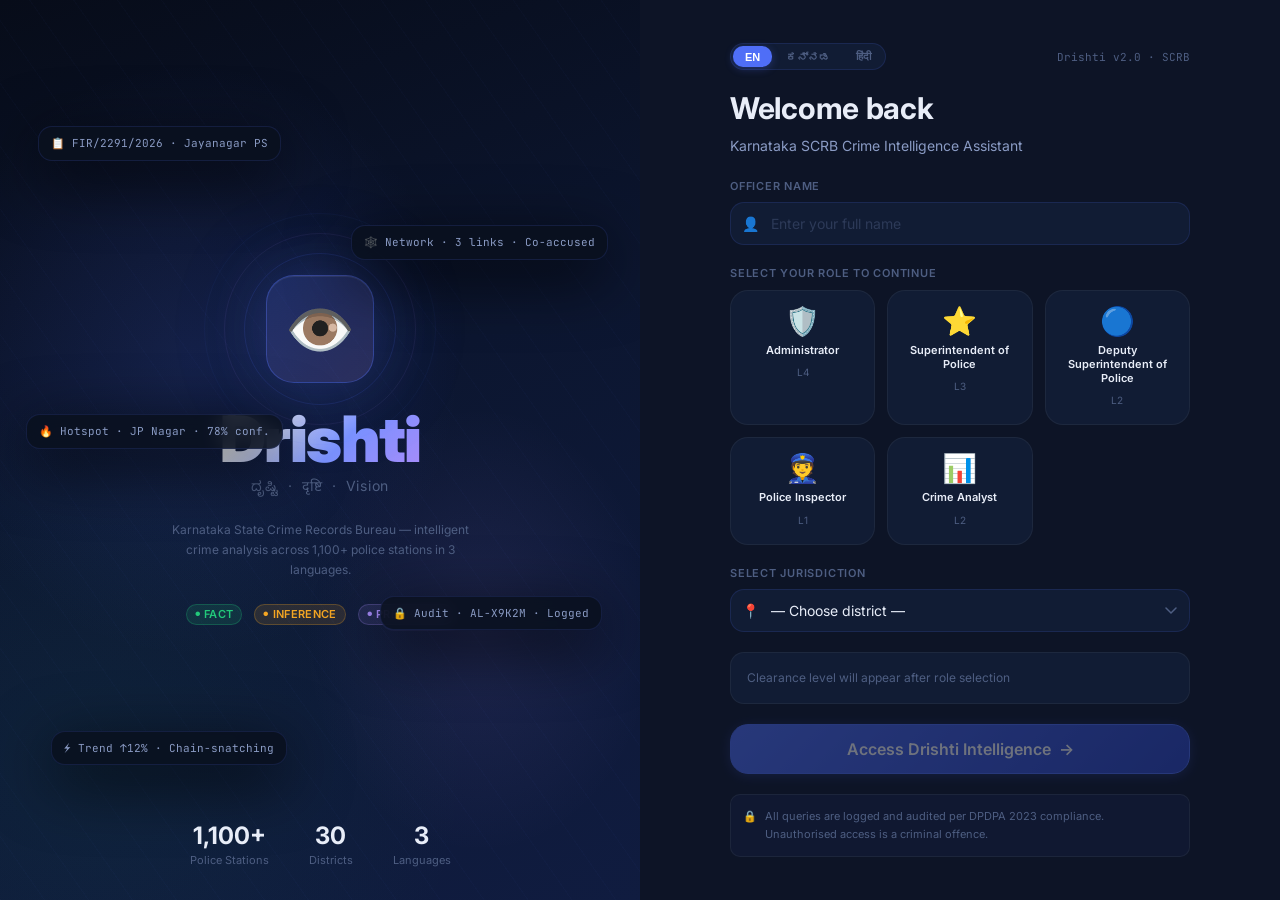
<file: index.html>
<!DOCTYPE html>
<html lang="en">
<head>
  <meta charset="UTF-8" />
  <meta name="viewport" content="width=device-width, initial-scale=1.0" />
  <title>Drishti — SCRB Crime Intelligence · Sign In</title>
  <meta name="description" content="Secure sign-in portal for Karnataka SCRB Crime Intelligence Assistant" />
  <link rel="stylesheet" href="css/base.css" />
  <link rel="stylesheet" href="css/components.css" />
  <style>
    body {
      overflow-x: hidden;
      overflow-y: auto;
      min-height: 100vh;
    }

    .login-wrap {
      min-height: 100vh;
      display: grid;
      grid-template-columns: 1fr 1fr;
    }
    @media (max-width: 900px) {
      .login-wrap { grid-template-columns: 1fr; }
      .login-panel { display: none; }
    }

    /* ── Left decorative panel ── */
    .login-panel {
      position: relative;
      overflow: hidden;
      display: flex;
      flex-direction: column;
      align-items: center;
      justify-content: center;
      padding: var(--space-12);
      background: linear-gradient(160deg, #070c19 0%, #0c1630 45%, #101c40 100%);
    }

    .panel-bg {
      position: absolute;
      inset: 0;
      background-image:
        radial-gradient(ellipse 70% 55% at 30% 40%, rgba(79,110,247,0.14) 0%, transparent 60%),
        radial-gradient(ellipse 50% 45% at 75% 70%, rgba(167,139,250,0.10) 0%, transparent 55%),
        repeating-linear-gradient(
          55deg,
          rgba(79,110,247,0.022) 0px, rgba(79,110,247,0.022) 1px,
          transparent 1px, transparent 36px
        );
    }

    /* Hexagonal circuit lines */
    .panel-bg::after {
      content: '';
      position: absolute;
      inset: 0;
      background-image:
        radial-gradient(circle at 15% 85%, rgba(34,201,122,0.06) 0%, transparent 40%);
    }

    .panel-content {
      position: relative;
      z-index: 1;
      text-align: center;
      display: flex;
      flex-direction: column;
      align-items: center;
      gap: var(--space-6);
    }

    .panel-logo-wrap { position: relative; display: inline-flex; }

    .panel-logo {
      width: 108px;
      height: 108px;
      background: linear-gradient(145deg, rgba(79,110,247,0.22), rgba(167,139,250,0.18));
      border: 1px solid rgba(79,110,247,0.38);
      border-radius: 28px;
      display: flex;
      align-items: center;
      justify-content: center;
      font-size: 56px;
      box-shadow:
        0 0 60px rgba(79,110,247,0.22),
        0 0 120px rgba(79,110,247,0.10),
        inset 0 1px 0 rgba(255,255,255,0.08);
      animation: glow-pulse 3.5s ease-in-out infinite;
    }

    .panel-ring {
      position: absolute;
      border-radius: 50%;
      border: 1px solid rgba(79,110,247,0.14);
      animation: spin 25s linear infinite;
    }
    .panel-ring:nth-child(1) { inset: -22px; }
    .panel-ring:nth-child(2) { inset: -42px; border-color: rgba(167,139,250,0.08); animation-duration: 35s; animation-direction: reverse; }
    .panel-ring:nth-child(3) { inset: -62px; border-color: rgba(79,110,247,0.05); animation-duration: 50s; }

    .panel-title {
      font-size: clamp(3rem, 5vw, 4rem);
      font-weight: var(--weight-black);
      background: linear-gradient(135deg, #e8edf8 20%, #7b93ff 60%, #a78bfa 100%);
      -webkit-background-clip: text;
      -webkit-text-fill-color: transparent;
      background-clip: text;
      letter-spacing: -0.03em;
      line-height: 1;
    }

    .panel-scripts {
      font-size: var(--text-base);
      color: var(--color-text-muted);
      letter-spacing: 0.05em;
      margin-top: var(--space-1);
    }

    .panel-sub {
      font-size: var(--text-sm);
      color: var(--color-text-muted);
      max-width: 300px;
      line-height: var(--leading-relaxed);
    }

    /* Floating data nodes */
    .fn {
      position: absolute;
      padding: var(--space-2) var(--space-3);
      background: rgba(10,16,30,0.88);
      border: 1px solid var(--color-border);
      border-radius: var(--radius-lg);
      font-size: var(--text-xs);
      color: var(--color-text-secondary);
      font-family: var(--font-mono);
      backdrop-filter: blur(10px);
      white-space: nowrap;
      box-shadow: var(--shadow-xl);
      z-index: 2;
    }

    .fn-1 { top: 14%; left: 6%;  animation: fadeUp 0.7s 0.2s both, floatA 6s 1s ease-in-out infinite; }
    .fn-2 { top: 25%; right: 5%; animation: fadeUp 0.7s 0.4s both, floatB 7s 1s ease-in-out infinite; }
    .fn-3 { top: 46%; left: 4%; animation: fadeUp 0.7s 0.6s both, floatA 8s 1.2s ease-in-out infinite; }
    .fn-4 { bottom: 30%; right: 6%; animation: fadeUp 0.7s 0.8s both, floatB 5.5s 1s ease-in-out infinite; }
    .fn-5 { bottom: 15%; left: 8%; animation: fadeUp 0.7s 1.0s both, floatA 7s 0.8s ease-in-out infinite; }

    @keyframes floatA { 0%,100%{transform:translateY(0)} 50%{transform:translateY(-8px)} }
    @keyframes floatB { 0%,100%{transform:translateY(0)} 50%{transform:translateY(7px)} }

    .stats-row {
      position: absolute;
      bottom: var(--space-8);
      left: 0; right: 0;
      display: flex;
      justify-content: center;
      gap: var(--space-10);
      z-index: 2;
    }

    .stat-item { text-align: center; }
    .stat-val {
      font-size: var(--text-2xl);
      font-weight: var(--weight-bold);
      color: var(--color-text-primary);
      line-height: 1;
    }
    .stat-lbl { font-size: var(--text-xs); color: var(--color-text-muted); margin-top: var(--space-1); }

    /* ── Right form panel ── */
    .login-form-wrap {
      display: flex;
      flex-direction: column;
      justify-content: flex-start;
      align-items: center;
      padding: var(--space-8) var(--space-8);
      overflow-y: auto;
      min-height: 100vh;
      background: var(--color-bg-surface);
    }

    .login-form-inner {
      width: 100%;
      max-width: 460px;
      display: flex;
      flex-direction: column;
      gap: var(--space-5);
      margin: auto 0;
    }

    .login-top-bar {
      display: flex;
      justify-content: space-between;
      align-items: center;
    }

    .app-version {
      font-size: var(--text-xs);
      color: var(--color-text-muted);
      font-family: var(--font-mono);
    }

    /* Role grid */
    .role-grid {
      display: grid;
      grid-template-columns: repeat(3, 1fr);
      gap: var(--space-3);
    }

    @media (max-width: 480px) { .role-grid { grid-template-columns: 1fr 1fr; } }

    .role-card {
      position: relative;
      display: flex;
      flex-direction: column;
      align-items: center;
      gap: var(--space-2);
      padding: var(--space-4) var(--space-3);
      background: var(--color-bg-elevated);
      border: 1px solid var(--color-border-subtle);
      border-radius: var(--radius-xl);
      cursor: pointer;
      transition: all var(--duration-base) var(--ease-out);
      text-align: center;
      user-select: none;
    }
    .role-card:hover {
      background: var(--color-bg-overlay);
      border-color: var(--color-border);
      transform: translateY(-2px);
      box-shadow: var(--shadow-md);
    }
    .role-card.selected {
      border-color: var(--rc, var(--color-accent-primary));
      background: var(--rb, rgba(79,110,247,0.08));
      box-shadow: 0 0 0 1px var(--rc, var(--color-accent-primary)), 0 6px 24px rgba(0,0,0,0.3);
    }

    .role-icon  { font-size: 28px; line-height: 1; }
    .role-name  { font-size: 11px; font-weight: var(--weight-semibold); color: var(--color-text-primary); line-height: 1.3; }
    .role-clr   { font-size: 10px; color: var(--color-text-muted); }

    .role-check {
      position: absolute;
      top: 6px; right: 6px;
      width: 18px; height: 18px;
      border-radius: 50%;
      background: var(--rc, var(--color-accent-primary));
      color: #fff;
      font-size: 10px;
      display: flex; align-items: center; justify-content: center;
      opacity: 0; transform: scale(0);
      transition: all var(--duration-base) var(--ease-spring);
    }
    .role-card.selected .role-check { opacity: 1; transform: scale(1); }

    /* Clearance preview */
    .clearance-preview {
      display: flex;
      align-items: center;
      justify-content: space-between;
      padding: var(--space-3) var(--space-4);
      background: var(--color-bg-elevated);
      border: 1px solid var(--color-border-subtle);
      border-radius: var(--radius-lg);
      min-height: 52px;
      transition: all var(--duration-base) var(--ease-out);
    }
    .clearance-preview.active {
      border-color: var(--rcp, var(--color-accent-primary));
      background: var(--rcpb, rgba(79,110,247,0.05));
    }

    /* CTA button */
    .login-btn {
      width: 100%;
      padding: var(--space-4);
      font-size: var(--text-md);
      font-weight: var(--weight-semibold);
      border-radius: var(--radius-xl);
    }

    .login-notice {
      display: flex;
      align-items: flex-start;
      gap: var(--space-2);
      padding: var(--space-3);
      background: rgba(79,110,247,0.05);
      border: 1px solid var(--color-border-subtle);
      border-radius: var(--radius-md);
      font-size: var(--text-xs);
      color: var(--color-text-muted);
      line-height: var(--leading-relaxed);
    }

    /* Loading overlay */
    .login-loading {
      position: fixed;
      inset: 0;
      background: rgba(8,13,26,0.96);
      display: flex;
      flex-direction: column;
      align-items: center;
      justify-content: center;
      gap: var(--space-6);
      z-index: var(--z-modal);
      opacity: 0;
      pointer-events: none;
      transition: opacity 0.3s;
    }
    .login-loading.show { opacity: 1; pointer-events: all; }

    .loading-steps {
      display: flex;
      flex-direction: column;
      gap: var(--space-2);
      font-size: var(--text-xs);
      font-family: var(--font-mono);
    }

    .ls {
      display: flex; align-items: center; gap: var(--space-2);
      color: var(--color-text-muted);
      opacity: 0; transform: translateX(-8px);
      transition: all 0.35s var(--ease-out);
    }
    .ls.done { opacity: 1; transform: translateX(0); color: var(--color-success); }
  </style>
</head>
<body>

<!-- Loading overlay -->
<div class="login-loading" id="loading-overlay">
  <div style="font-size:48px">👁️</div>
  <div class="loader lg"></div>
  <div style="font-size:var(--text-sm); color:var(--color-text-secondary);" id="loading-msg">Authenticating…</div>
  <div class="loading-steps">
    <div class="ls" id="ls1">✓ Identity verified</div>
    <div class="ls" id="ls2">✓ Clearance loaded</div>
    <div class="ls" id="ls3">✓ Secure session created</div>
    <div class="ls" id="ls4">✓ Audit trail started</div>
  </div>
</div>

<div class="login-wrap">

  <!-- ── LEFT PANEL ── -->
  <aside class="login-panel" aria-hidden="true">
    <div class="panel-bg"></div>

    <!-- Floating nodes -->
    <div class="fn fn-1">📋 FIR/2291/2026 · Jayanagar PS</div>
    <div class="fn fn-2">🕸️ Network · 3 links · Co-accused</div>
    <div class="fn fn-3">🔥 Hotspot · JP Nagar · 78% conf.</div>
    <div class="fn fn-4">🔒 Audit · AL-X9K2M · Logged</div>
    <div class="fn fn-5">⚡ Trend ↑12% · Chain-snatching</div>

    <div class="panel-content">
      <div class="panel-logo-wrap">
        <div class="panel-ring"></div>
        <div class="panel-ring"></div>
        <div class="panel-ring"></div>
        <div class="panel-logo">👁️</div>
      </div>

      <div>
        <div class="panel-title">Drishti</div>
        <div class="panel-scripts">ದೃಷ್ಟಿ &nbsp;·&nbsp; दृष्टि &nbsp;·&nbsp; Vision</div>
      </div>

      <p class="panel-sub">
        Karnataka State Crime Records Bureau —
        intelligent crime analysis across 1,100+ police stations in 3 languages.
      </p>

      <div class="flex gap-3 justify-center flex-wrap">
        <span class="badge badge-fact">Fact</span>
        <span class="badge badge-inference">Inference</span>
        <span class="badge badge-prediction">Prediction</span>
      </div>
    </div>

    <div class="stats-row">
      <div class="stat-item"><div class="stat-val">1,100+</div><div class="stat-lbl">Police Stations</div></div>
      <div class="stat-item"><div class="stat-val">30</div><div class="stat-lbl">Districts</div></div>
      <div class="stat-item"><div class="stat-val">3</div><div class="stat-lbl">Languages</div></div>
    </div>
  </aside>

  <!-- ── RIGHT FORM PANEL ── -->
  <main class="login-form-wrap">
    <div class="login-form-inner animate-fadeUp">

      <!-- Top bar: language + version -->
      <div class="login-top-bar">
        <div class="lang-selector">
          <button class="lang-btn active" data-lang="en" id="lang-en">EN</button>
          <button class="lang-btn" data-lang="kn" id="lang-kn">ಕನ್ನಡ</button>
          <button class="lang-btn" data-lang="hi" id="lang-hi">हिंदी</button>
        </div>
        <span class="app-version">Drishti v2.0 · SCRB</span>
      </div>

      <!-- Header -->
      <div>
        <h1 style="font-size:var(--text-3xl); font-weight:var(--weight-bold); line-height:1.2;" id="login-title">Welcome back</h1>
        <p class="text-secondary mt-2" id="login-subtitle">Karnataka SCRB Crime Intelligence Assistant</p>
      </div>

      <!-- Officer Name -->
      <div class="form-group">
        <label class="label" for="officer-name" id="name-label">Officer Name</label>
        <div class="input-group">
          <span class="input-icon">👤</span>
          <input
            type="text"
            id="officer-name"
            class="input"
            placeholder="Enter your full name"
            autocomplete="name"
            maxlength="80"
          />
        </div>
      </div>

      <!-- Role Selection -->
      <div class="form-group">
        <label class="label" id="role-label">Select your role to continue</label>
        <div class="role-grid" id="role-grid" role="radiogroup" aria-label="Role selection"></div>
      </div>

      <!-- Jurisdiction -->
      <div class="form-group">
        <label class="label" for="jx-select" id="jx-label">Select Jurisdiction</label>
        <div class="input-group">
          <span class="input-icon">📍</span>
          <select class="input select" id="jx-select" style="padding-left:2.5rem"></select>
        </div>
      </div>

      <!-- Clearance preview -->
      <div class="clearance-preview" id="clr-preview">
        <span class="text-muted text-sm" id="clr-placeholder">Clearance level will appear after role selection</span>
      </div>

      <!-- CTA -->
      <button class="btn btn-primary login-btn" id="login-btn" disabled>
        <span id="login-btn-text">Access Drishti Intelligence</span>
        <span style="font-size:16px">→</span>
      </button>

      <!-- Notice -->
      <div class="login-notice">
        <span>🔒</span>
        <span id="notice-text">All queries are logged and audited per DPDPA 2023 compliance. Unauthorised access is a criminal offence.</span>
      </div>

    </div>
  </main>

</div>

<script src="js/app.js"></script>
<script>
(function () {
  'use strict';
  const D = window.Drishti;
  const { Session, AuditLog, ROLES, JURISDICTIONS, STRINGS } = D;

  // Already logged in? Go straight to dashboard
  if (Session.isValid()) { window.location.href = 'dashboard.html'; return; }

  let currentLang = 'en';
  let selectedRole = null;

  /* ── Language switching ── */
  const L = {
    en: {
      welcome:  'Welcome back',
      subtitle: 'Karnataka SCRB Crime Intelligence Assistant',
      nameLbl:  'Officer Name / अधिकारी का नाम / ಅಧಿಕಾರಿ ಹೆಸರು',
      roleLbl:  'Select your role to continue',
      jxLbl:    'Select Jurisdiction',
      jxPH:    '— Choose district —',
      clrPH:   'Clearance level will appear after role selection',
      loginBtn: 'Access Drishti Intelligence',
      notice:   'All queries are logged and audited per DPDPA 2023 compliance. Unauthorised access is a criminal offence.',
      namePH:   'Enter your full name',
    },
    kn: {
      welcome:  'ಮರಳಿ ಸ್ವಾಗತ',
      subtitle: 'ಕರ್ನಾಟಕ SCRB ಅಪರಾಧ ಗುಪ್ತಚರ ಸಹಾಯಕ',
      nameLbl:  'ಅಧಿಕಾರಿ ಹೆಸರು',
      roleLbl:  'ಮುಂದುವರಿಯಲು ನಿಮ್ಮ ಪಾತ್ರ ಆಯ್ಕೆ ಮಾಡಿ',
      jxLbl:    'ನ್ಯಾಯವ್ಯಾಪ್ತಿ ಆಯ್ಕೆ ಮಾಡಿ',
      jxPH:    '— ಜಿಲ್ಲೆ ಆಯ್ಕೆ ಮಾಡಿ —',
      clrPH:   'ಪಾತ್ರ ಆಯ್ಕೆ ಮಾಡಿದ ನಂತರ ಮಂಜೂರಾತಿ ಮಟ್ಟ ಕಾಣಿಸುತ್ತದೆ',
      loginBtn: 'ದೃಷ್ಟಿ ಪ್ರವೇಶಿಸಿ',
      notice:   'ಎಲ್ಲಾ ಪ್ರಶ್ನೆಗಳು DPDPA 2023 ಅನ್ವಯ ದಾಖಲಿಸಲ್ಪಡುತ್ತವೆ. ಅನಧಿಕೃತ ಪ್ರವೇಶ ಅಪರಾಧ.',
      namePH:  'ನಿಮ್ಮ ಪೂರ್ಣ ಹೆಸರು ನಮೂದಿಸಿ',
    },
    hi: {
      welcome:  'वापस स्वागत है',
      subtitle: 'कर्नाटक SCRB अपराध आसूचना सहायक',
      nameLbl:  'अधिकारी का नाम',
      roleLbl:  'जारी रखने के लिए अपनी भूमिका चुनें',
      jxLbl:    'अधिकार क्षेत्र चुनें',
      jxPH:    '— जिला चुनें —',
      clrPH:   'भूमिका चुनने के बाद मंजूरी स्तर दिखाई देगा',
      loginBtn: 'दृष्टि में प्रवेश करें',
      notice:   'सभी प्रश्न DPDPA 2023 अनुपालन के अनुसार लॉग किए जाते हैं। अनाधिकृत पहुँच आपराधिक अपराध है।',
      namePH:  'अपना पूरा नाम दर्ज करें',
    },
  };

  const JX_LABEL = {
    en: j => j.label,
    kn: j => j.labelKn || j.label,
    hi: j => j.labelHi || j.label,
  };

  const ROLE_LABEL = {
    en: (r) => r.label,
    kn: (r) => r.labelKn || r.label,
    hi: (r) => r.labelHi || r.label,
  };

  function applyLang() {
    const s = L[currentLang];
    document.documentElement.lang = currentLang;
    document.getElementById('login-title').textContent   = s.welcome;
    document.getElementById('login-subtitle').textContent= s.subtitle;
    document.getElementById('name-label').textContent    = s.nameLbl;
    document.getElementById('role-label').textContent    = s.roleLbl;
    document.getElementById('jx-label').textContent      = s.jxLbl;
    document.getElementById('login-btn-text').textContent= s.loginBtn;
    document.getElementById('notice-text').textContent   = s.notice;
    document.getElementById('officer-name').placeholder  = s.namePH;
    if (!selectedRole) document.getElementById('clr-placeholder').textContent = s.clrPH;
    document.querySelectorAll('.lang-btn').forEach(b => b.classList.toggle('active', b.dataset.lang === currentLang));
    populateJurisdictions();
    buildRoleGrid();
  }

  document.querySelectorAll('.lang-btn').forEach(btn => {
    btn.addEventListener('click', () => { currentLang = btn.dataset.lang; applyLang(); });
  });

  /* ── Role grid ── */
  function buildRoleGrid() {
    const grid = document.getElementById('role-grid');
    grid.innerHTML = '';
    Object.entries(ROLES).forEach(([key, role]) => {
      const label = ROLE_LABEL[currentLang](role);
      const card = document.createElement('div');
      card.className = 'role-card' + (selectedRole === key ? ' selected' : '');
      card.dataset.role = key;
      card.setAttribute('role', 'radio');
      card.setAttribute('aria-checked', String(selectedRole === key));
      card.setAttribute('tabindex', '0');
      card.style.cssText = `--rc:${role.color}; --rb:${role.color}18;`;
      card.innerHTML = `
        <div class="role-check">✓</div>
        <div class="role-icon">${role.icon}</div>
        <div class="role-name">${label}</div>
        <div class="role-clr">${role.clearance}</div>
      `;
      card.addEventListener('click', () => pickRole(key));
      card.addEventListener('keydown', e => { if (e.key === 'Enter' || e.key === ' ') { e.preventDefault(); pickRole(key); }});
      grid.appendChild(card);
    });
  }

  function pickRole(key) {
    selectedRole = key;
    buildRoleGrid();
    updateClearancePreview();
    validateForm();
  }

  /* ── Clearance preview ── */
  function updateClearancePreview() {
    const preview = document.getElementById('clr-preview');
    const clrBadgeClass = { L1: 'clearance-L1', L2: 'clearance-L2', L3: 'clearance-L3', L4: 'clearance-L4' };
    if (!selectedRole) {
      preview.classList.remove('active');
      preview.style.cssText = '';
      preview.innerHTML = `<span class="text-muted text-sm">${L[currentLang].clrPH}</span>`;
      return;
    }
    const role = ROLES[selectedRole];
    const label = ROLE_LABEL[currentLang](role);
    preview.classList.add('active');
    preview.style.cssText = `--rcp:${role.color}; --rcpb:${role.color}10;`;
    preview.innerHTML = `
      <div class="flex items-center gap-3">
        <span style="font-size:22px">${role.icon}</span>
        <div>
          <div class="text-sm font-semibold text-primary">${label}</div>
          <div class="text-xs text-muted">Clearance auto-assigned</div>
        </div>
      </div>
      <span class="clearance-badge ${clrBadgeClass[role.clearance]}">${role.clearance}</span>
    `;
  }

  /* ── Jurisdiction dropdown ── */
  function populateJurisdictions() {
    const sel = document.getElementById('jx-select');
    const cur = sel.value;
    const ph  = L[currentLang].jxPH;
    sel.innerHTML = `<option value="">${ph}</option>`;
    JURISDICTIONS.forEach(j => {
      const opt = document.createElement('option');
      opt.value = j.id;
      opt.textContent = JX_LABEL[currentLang](j);
      if (opt.value === cur) opt.selected = true;
      sel.appendChild(opt);
    });
  }

  /* ── Validation ── */
  const nameInput = document.getElementById('officer-name');
  const jxSelect  = document.getElementById('jx-select');
  const loginBtn  = document.getElementById('login-btn');

  function validateForm() {
    loginBtn.disabled = !(nameInput.value.trim().length > 2 && selectedRole && jxSelect.value);
  }
  nameInput.addEventListener('input', validateForm);
  jxSelect.addEventListener('change', validateForm);

  /* ── Login flow ── */
  loginBtn.addEventListener('click', () => {
    const name = nameInput.value.trim();
    if (!name || !selectedRole || !jxSelect.value) return;

    const overlay = document.getElementById('loading-overlay');
    const msg     = document.getElementById('loading-msg');
    overlay.classList.add('show');

    const steps = ['ls1','ls2','ls3','ls4'];
    const msgs  = ['Verifying officer identity…','Loading clearance level…','Creating secure session…','Starting audit trail…'];

    steps.forEach((id, i) => {
      setTimeout(() => {
        msg.textContent = msgs[i];
        document.getElementById(id).classList.add('done');
      }, 450 * (i + 1));
    });

    setTimeout(() => {
      Session.save({
        userName:     name,
        role:         selectedRole,
        jurisdiction: jxSelect.value,
        clearance:    ROLES[selectedRole].clearance,
        lang:         currentLang,
      });
      AuditLog.log({ type: 'LOGIN', detail: `${name} signed in as ${selectedRole}` });
      window.location.href = 'dashboard.html';
    }, 2400);
  });

  /* ── Init ── */
  buildRoleGrid();
  populateJurisdictions();
})();
</script>
</body>
</html>
</file>
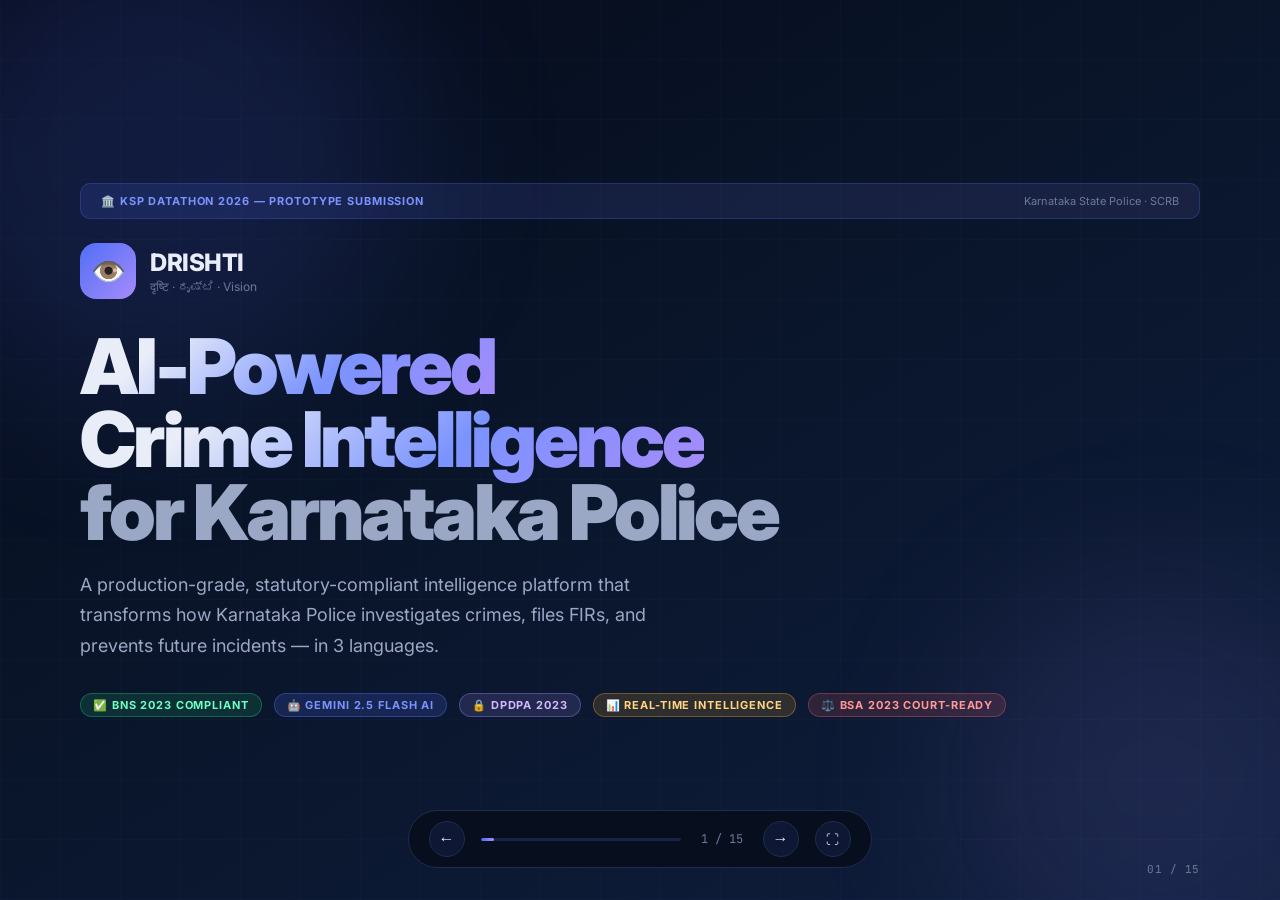
<file: drishti-presentation.html>
<!DOCTYPE html>
<html lang="en">
<head>
<meta charset="UTF-8"/>
<meta name="viewport" content="width=device-width,initial-scale=1.0"/>
<title>Drishti — KSP Datathon 2026 Prototype Submission</title>
<link href="https://fonts.googleapis.com/css2?family=Inter:wght@300;400;500;600;700;800;900&family=JetBrains+Mono:wght@400;600&display=swap" rel="stylesheet"/>
<style>
  :root {
    --blue:#4f6ef7; --blue-light:#7b93ff; --blue-dark:#2d4ad4;
    --purple:#a78bfa; --green:#22c97a; --orange:#f5a623;
    --red:#f25c5c; --dark:#080d1a; --dark2:#0c1630;
    --dark3:#111827; --surface:#141e38; --border:#1e2d4d;
    --text:#e8edf8; --muted:#6b7a99; --sub:#9ba8c5;
  }
  *{margin:0;padding:0;box-sizing:border-box}
  html,body{width:100%;height:100%;overflow:hidden;background:var(--dark);font-family:'Inter',sans-serif;color:var(--text)}

  /* SLIDES */
  .slides-wrapper{width:100%;height:100vh;position:relative}
  .slide{
    position:absolute;inset:0;
    display:flex;flex-direction:column;
    opacity:0;pointer-events:none;
    transition:opacity .5s ease, transform .5s ease;
    transform:translateX(60px);
    padding:60px 80px;
    overflow:hidden;
  }
  .slide.active{opacity:1;pointer-events:all;transform:translateX(0)}
  .slide.prev{transform:translateX(-60px)}

  /* BACKGROUNDS */
  .bg-hero{background:linear-gradient(150deg,#050a18 0%,#091428 40%,#0f1e3d 100%)}
  .bg-dark{background:linear-gradient(135deg,#070c1a 0%,#0c1630 100%)}
  .bg-blue{background:linear-gradient(135deg,#0a1428 0%,#1a2d5a 100%)}
  .bg-surface{background:var(--surface)}

  /* GRID OVERLAY */
  .grid-overlay{position:absolute;inset:0;background-image:repeating-linear-gradient(0deg,rgba(79,110,247,.03) 0,rgba(79,110,247,.03) 1px,transparent 1px,transparent 60px),repeating-linear-gradient(90deg,rgba(79,110,247,.03) 0,rgba(79,110,247,.03) 1px,transparent 1px,transparent 60px);pointer-events:none}

  /* GLOW BLOBS */
  .glow{position:absolute;border-radius:50%;filter:blur(80px);pointer-events:none;z-index:0}
  .glow-blue{background:rgba(79,110,247,.15);width:500px;height:500px}
  .glow-purple{background:rgba(167,139,250,.10);width:400px;height:400px}
  .glow-green{background:rgba(34,201,122,.08);width:300px;height:300px}

  /* COMMON ELEMENTS */
  .slide-content{position:relative;z-index:1;flex:1;display:flex;flex-direction:column}
  .slide-num{position:absolute;bottom:24px;right:80px;font-size:11px;color:var(--muted);font-family:'JetBrains Mono',monospace;letter-spacing:.05em;z-index:10}
  .tag{display:inline-flex;align-items:center;gap:6px;padding:4px 12px;border-radius:20px;font-size:11px;font-weight:700;letter-spacing:.08em;text-transform:uppercase}
  .tag-blue{background:rgba(79,110,247,.18);border:1px solid rgba(79,110,247,.4);color:var(--blue-light)}
  .tag-green{background:rgba(34,201,122,.15);border:1px solid rgba(34,201,122,.35);color:#6effc2}
  .tag-orange{background:rgba(245,166,35,.15);border:1px solid rgba(245,166,35,.35);color:#ffd580}
  .tag-purple{background:rgba(167,139,250,.15);border:1px solid rgba(167,139,250,.35);color:#d4b9ff}
  .tag-red{background:rgba(242,92,92,.15);border:1px solid rgba(242,92,92,.35);color:#ff9999}

  .section-label{font-size:11px;font-weight:700;letter-spacing:.15em;text-transform:uppercase;color:var(--blue);margin-bottom:12px}
  .slide-title{font-size:clamp(28px,4vw,52px);font-weight:900;line-height:1.1;letter-spacing:-.02em;margin-bottom:16px}
  .slide-sub{font-size:15px;color:var(--sub);line-height:1.7;max-width:700px}
  .gradient-text{background:linear-gradient(135deg,#e8edf8 20%,var(--blue-light) 60%,var(--purple) 100%);-webkit-background-clip:text;-webkit-text-fill-color:transparent;background-clip:text}
  .blue-text{color:var(--blue-light)}
  .green-text{color:var(--green)}
  .orange-text{color:var(--orange)}
  .purple-text{color:var(--purple)}

  /* DIVIDER */
  .divider{width:64px;height:3px;background:linear-gradient(90deg,var(--blue),var(--purple));border-radius:2px;margin:16px 0}

  /* CARDS */
  .card{background:rgba(20,30,56,.7);border:1px solid var(--border);border-radius:16px;padding:24px;backdrop-filter:blur(10px)}
  .card-sm{background:rgba(20,30,56,.7);border:1px solid var(--border);border-radius:12px;padding:16px 20px;backdrop-filter:blur(8px)}

  /* GRIDS */
  .g2{display:grid;grid-template-columns:1fr 1fr;gap:20px}
  .g3{display:grid;grid-template-columns:1fr 1fr 1fr;gap:16px}
  .g4{display:grid;grid-template-columns:repeat(4,1fr);gap:14px}

  /* STAT BOXES */
  .stat-box{background:rgba(79,110,247,.08);border:1px solid rgba(79,110,247,.2);border-radius:14px;padding:20px;text-align:center}
  .stat-val{font-size:32px;font-weight:900;color:var(--blue-light);line-height:1}
  .stat-lbl{font-size:11px;color:var(--muted);margin-top:6px;text-transform:uppercase;letter-spacing:.05em}

  /* FEATURE ROW */
  .feat-row{display:flex;align-items:flex-start;gap:14px;padding:14px;border-radius:12px;background:rgba(14,22,42,.5);border:1px solid rgba(255,255,255,.05);margin-bottom:10px}
  .feat-icon{font-size:22px;flex-shrink:0;width:40px;height:40px;display:flex;align-items:center;justify-content:center;background:rgba(79,110,247,.12);border-radius:10px}
  .feat-title{font-size:14px;font-weight:700;color:var(--text);margin-bottom:3px}
  .feat-desc{font-size:12px;color:var(--sub);line-height:1.5}

  /* PILL */
  .pill{display:inline-flex;align-items:center;gap:5px;padding:5px 12px;border-radius:20px;font-size:12px;font-weight:600;margin:3px}
  .pill-blue{background:rgba(79,110,247,.15);border:1px solid rgba(79,110,247,.3);color:var(--blue-light)}
  .pill-green{background:rgba(34,201,122,.12);border:1px solid rgba(34,201,122,.3);color:#6effc2}
  .pill-purple{background:rgba(167,139,250,.12);border:1px solid rgba(167,139,250,.3);color:#d4b9ff}
  .pill-orange{background:rgba(245,166,35,.12);border:1px solid rgba(245,166,35,.3);color:#ffd580}

  /* TIMELINE */
  .timeline{display:flex;flex-direction:column;gap:12px}
  .tl-item{display:flex;gap:16px;align-items:flex-start}
  .tl-dot{width:32px;height:32px;border-radius:50%;background:linear-gradient(135deg,var(--blue),var(--purple));display:flex;align-items:center;justify-content:center;font-size:12px;font-weight:700;flex-shrink:0;margin-top:2px}
  .tl-body{flex:1}
  .tl-title{font-size:14px;font-weight:700;color:var(--text)}
  .tl-desc{font-size:12px;color:var(--sub);margin-top:2px;line-height:1.5}

  /* TABLE */
  table{width:100%;border-collapse:collapse;font-size:13px}
  th{background:rgba(79,110,247,.15);color:var(--blue-light);padding:10px 14px;text-align:left;font-weight:700;font-size:11px;text-transform:uppercase;letter-spacing:.05em;border:1px solid var(--border)}
  td{padding:10px 14px;border:1px solid rgba(30,45,77,.8);color:var(--sub);vertical-align:top}
  tr:nth-child(even) td{background:rgba(14,22,42,.4)}
  td:first-child{color:var(--text);font-weight:600}

  /* QUOTE */
  .quote-box{background:linear-gradient(135deg,rgba(79,110,247,.1),rgba(167,139,250,.08));border-left:3px solid var(--blue);border-radius:0 12px 12px 0;padding:20px 24px}

  /* PROGRESS BAR */
  .prog-row{margin-bottom:12px}
  .prog-label{display:flex;justify-content:space-between;font-size:12px;margin-bottom:5px}
  .prog-label span:first-child{color:var(--text);font-weight:600}
  .prog-label span:last-child{color:var(--blue-light);font-weight:700}
  .prog-bar{height:6px;background:rgba(79,110,247,.15);border-radius:3px}
  .prog-fill{height:100%;border-radius:3px;background:linear-gradient(90deg,var(--blue),var(--purple))}

  /* ARCHITECTURE BOX */
  .arch-box{background:rgba(4,8,20,.8);border:1px solid var(--border);border-radius:12px;padding:20px;font-family:'JetBrains Mono',monospace;font-size:11px;color:#6effc2;line-height:1.8}

  /* COMPLIANCE BADGE */
  .comp-badge{display:flex;align-items:center;gap:10px;padding:12px 16px;background:rgba(34,201,122,.08);border:1px solid rgba(34,201,122,.2);border-radius:10px;margin-bottom:8px}
  .comp-check{color:var(--green);font-size:16px;flex-shrink:0}
  .comp-law{font-size:13px;font-weight:700;color:var(--text)}
  .comp-desc{font-size:11px;color:var(--muted)}

  /* NAV CONTROLS */
  .nav-controls{position:fixed;bottom:32px;left:50%;transform:translateX(-50%);display:flex;align-items:center;gap:16px;z-index:100;background:rgba(8,13,26,.85);border:1px solid var(--border);border-radius:40px;padding:10px 20px;backdrop-filter:blur(20px)}
  .nav-btn{width:36px;height:36px;border-radius:50%;border:1px solid var(--border);background:rgba(79,110,247,.1);color:var(--text);cursor:pointer;font-size:16px;display:flex;align-items:center;justify-content:center;transition:all .2s}
  .nav-btn:hover{background:var(--blue);border-color:var(--blue)}
  .slide-counter{font-size:12px;color:var(--muted);font-family:'JetBrains Mono',monospace;min-width:50px;text-align:center}
  .progress-track{width:200px;height:3px;background:rgba(79,110,247,.2);border-radius:2px;overflow:hidden}
  .progress-fill{height:100%;background:linear-gradient(90deg,var(--blue),var(--purple));border-radius:2px;transition:width .4s ease}

  /* LOGO MARK */
  .logo-mark{display:inline-flex;align-items:center;gap:10px;font-size:18px;font-weight:800;letter-spacing:-.02em}
  .logo-icon{width:36px;height:36px;border-radius:10px;background:linear-gradient(135deg,var(--blue),var(--purple));display:flex;align-items:center;justify-content:center;font-size:18px}

  /* HERO HEADLINE */
  .hero-headline{font-size:clamp(48px,6vw,80px);font-weight:900;line-height:.95;letter-spacing:-.04em}
  .hero-sub{font-size:18px;color:var(--sub);line-height:1.7;max-width:600px;margin-top:20px}

  /* TWO COL LAYOUT */
  .two-col{display:grid;grid-template-columns:1fr 1fr;gap:40px;align-items:start}
  .three-col{display:grid;grid-template-columns:1fr 1fr 1fr;gap:24px}

  /* SCREENSHOT MOCK */
  .screen-mock{background:var(--dark3);border:1px solid var(--border);border-radius:12px;overflow:hidden}
  .screen-titlebar{background:var(--dark2);padding:8px 14px;display:flex;align-items:center;gap:6px;border-bottom:1px solid var(--border)}
  .dot{width:10px;height:10px;border-radius:50%}
  .screen-body{padding:16px;font-size:11px;font-family:'JetBrains Mono',monospace;color:#6effc2;line-height:1.8}

  /* HIGHLIGHT BOX */
  .hl-box{background:linear-gradient(135deg,rgba(79,110,247,.12),rgba(167,139,250,.08));border:1px solid rgba(79,110,247,.25);border-radius:14px;padding:20px}

  /* KSP HEADER STRIP */
  .ksp-strip{background:linear-gradient(90deg,rgba(79,110,247,.15),rgba(167,139,250,.1));border:1px solid rgba(79,110,247,.25);border-radius:10px;padding:10px 20px;display:flex;align-items:center;justify-content:space-between;margin-bottom:24px}
  .ksp-title{font-size:11px;font-weight:700;letter-spacing:.08em;text-transform:uppercase;color:var(--blue-light)}
</style>
</head>
<body>

<div class="slides-wrapper" id="slides-wrapper">

<!-- ═══════════════════════════════════════════════════════════════
     SLIDE 01 — TITLE COVER
═══════════════════════════════════════════════════════════════ -->
<div class="slide bg-hero active" id="slide-1">
  <div class="grid-overlay"></div>
  <div class="glow glow-blue" style="top:-100px;left:-100px"></div>
  <div class="glow glow-purple" style="bottom:-80px;right:-80px"></div>

  <div class="slide-content" style="justify-content:center;height:100%">
    <div class="ksp-strip">
      <span class="ksp-title">🏛️ KSP Datathon 2026 — Prototype Submission</span>
      <span style="font-size:11px;color:var(--muted)">Karnataka State Police · SCRB</span>
    </div>

    <div style="display:flex;align-items:center;gap:14px;margin-bottom:32px">
      <div style="width:56px;height:56px;border-radius:16px;background:linear-gradient(135deg,var(--blue),var(--purple));display:flex;align-items:center;justify-content:center;font-size:28px">👁️</div>
      <div>
        <div class="logo-mark" style="font-size:24px">DRISHTI</div>
        <div style="font-size:12px;color:var(--muted);margin-top:2px">दृष्टि · ದೃಷ್ಟಿ · Vision</div>
      </div>
    </div>

    <div class="hero-headline">
      <span class="gradient-text">AI-Powered</span><br/>
      <span class="gradient-text">Crime Intelligence</span><br/>
      <span style="color:var(--sub)">for Karnataka Police</span>
    </div>

    <p class="hero-sub">
      A production-grade, statutory-compliant intelligence platform that transforms how Karnataka Police investigates crimes, files FIRs, and prevents future incidents — in 3 languages.
    </p>

    <div style="display:flex;gap:12px;margin-top:32px;flex-wrap:wrap">
      <span class="tag tag-green">✅ BNS 2023 Compliant</span>
      <span class="tag tag-blue">🤖 Gemini 2.5 Flash AI</span>
      <span class="tag tag-purple">🔒 DPDPA 2023</span>
      <span class="tag tag-orange">📊 Real-Time Intelligence</span>
      <span class="tag tag-red">⚖️ BSA 2023 Court-Ready</span>
    </div>
  </div>
  <div class="slide-num">01 / 15</div>
</div>

<!-- ═══════════════════════════════════════════════════════════════
     SLIDE 02 — PROBLEM STATEMENT
═══════════════════════════════════════════════════════════════ -->
<div class="slide bg-dark" id="slide-2">
  <div class="grid-overlay"></div>
  <div class="glow glow-red" style="background:rgba(242,92,92,.1);top:-100px;right:0;width:400px;height:400px"></div>

  <div class="slide-content">
    <div class="section-label">01 · Problem Statement</div>
    <div class="slide-title">The Challenges<br/><span class="gradient-text">Karnataka Police Faces Today</span></div>
    <div class="divider"></div>

    <div class="g2" style="margin-top:24px;flex:1">
      <div style="display:flex;flex-direction:column;gap:14px">
        <div class="feat-row">
          <div class="feat-icon">📝</div>
          <div>
            <div class="feat-title">Manual FIR Filing is Slow & Error-Prone</div>
            <div class="feat-desc">Officers spend hours manually drafting FIRs without guidance on correct BNS penal sections — leading to legal errors and case weaknesses.</div>
          </div>
        </div>
        <div class="feat-row">
          <div class="feat-icon">🗂️</div>
          <div>
            <div class="feat-title">No Cross-Case Criminal Intelligence</div>
            <div class="feat-desc">Repeat offenders and criminal syndicates go undetected because FIRs are siloed across stations with no automated linkage or network analysis.</div>
          </div>
        </div>
        <div class="feat-row">
          <div class="feat-icon">🗺️</div>
          <div>
            <div class="feat-title">Reactive Patrolling — Not Predictive</div>
            <div class="feat-desc">Beat patrols are assigned based on intuition, not data-driven hotspot intelligence. High-risk zones go under-patrolled during peak crime hours.</div>
          </div>
        </div>
      </div>
      <div style="display:flex;flex-direction:column;gap:14px">
        <div class="feat-row">
          <div class="feat-icon">🌐</div>
          <div>
            <div class="feat-title">Language Barrier in Multi-Lingual Jurisdiction</div>
            <div class="feat-desc">Officers and complainants speak Kannada and Hindi, but most intelligence tools are English-only — creating friction and errors in reporting.</div>
          </div>
        </div>
        <div class="feat-row">
          <div class="feat-icon">⚖️</div>
          <div>
            <div class="feat-title">Weak Evidentiary Documentation for Courts</div>
            <div class="feat-desc">Case files lack proper Bharatiya Sakshya Adhiniyam (BSA) 2023 classification — making digital evidence inadmissible or challenged in court.</div>
          </div>
        </div>
        <div class="feat-row">
          <div class="feat-icon">🔒</div>
          <div>
            <div class="feat-title">No Statutory Audit Trail</div>
            <div class="feat-desc">Access to sensitive victim data, classified FIRs and intelligence queries goes unlogged — violating DPDPA 2023 and exposing departments to liability.</div>
          </div>
        </div>
      </div>
    </div>
  </div>
  <div class="slide-num">02 / 15</div>
</div>

<!-- ═══════════════════════════════════════════════════════════════
     SLIDE 03 — SOLUTION OVERVIEW
═══════════════════════════════════════════════════════════════ -->
<div class="slide bg-blue" id="slide-3">
  <div class="grid-overlay"></div>
  <div class="glow glow-blue" style="top:-50px;right:-50px"></div>

  <div class="slide-content">
    <div class="section-label">02 · The Solution</div>
    <div class="slide-title">Drishti — <span class="gradient-text">One Platform,</span><br/>Nine Intelligence Capabilities</div>
    <div class="divider"></div>

    <div style="margin-top:20px;flex:1">
      <div class="g3" style="gap:12px">
        <div class="card-sm">
          <div style="font-size:20px;margin-bottom:8px">📝</div>
          <div style="font-size:13px;font-weight:700;color:var(--text);margin-bottom:4px">AI e-FIR Registration</div>
          <div style="font-size:11px;color:var(--sub)">BNS 2023 penal codes auto-suggested from narrative text</div>
        </div>
        <div class="card-sm">
          <div style="font-size:20px;margin-bottom:8px">💬</div>
          <div style="font-size:13px;font-weight:700;color:var(--text);margin-bottom:4px">Trilingual AI Chat</div>
          <div style="font-size:11px;color:var(--sub)">English · Kannada · Hindi with Voice ASR</div>
        </div>
        <div class="card-sm">
          <div style="font-size:20px;margin-bottom:8px">🕸️</div>
          <div style="font-size:13px;font-weight:700;color:var(--text);margin-bottom:4px">Criminal Network Graph</div>
          <div style="font-size:11px;color:var(--sub)">D3.js force-directed co-accused & CDR link analysis</div>
        </div>
        <div class="card-sm">
          <div style="font-size:20px;margin-bottom:8px">🔥</div>
          <div style="font-size:13px;font-weight:700;color:var(--text);margin-bottom:4px">Crime Hotspot Map</div>
          <div style="font-size:11px;color:var(--sub)">Leaflet heatmap with real-time patrol recommendations</div>
        </div>
        <div class="card-sm">
          <div style="font-size:20px;margin-bottom:8px">📈</div>
          <div style="font-size:13px;font-weight:700;color:var(--text);margin-bottom:4px">Predictive Forecasting</div>
          <div style="font-size:11px;color:var(--sub)">30-day crime trend with confidence interval bands</div>
        </div>
        <div class="card-sm">
          <div style="font-size:20px;margin-bottom:8px">📋</div>
          <div style="font-size:13px;font-weight:700;color:var(--text);margin-bottom:4px">Statutory Audit Ledger</div>
          <div style="font-size:11px;color:var(--sub)">SHA-256 tamper-proof DPDPA 2023 compliance log</div>
        </div>
        <div class="card-sm">
          <div style="font-size:20px;margin-bottom:8px">📄</div>
          <div style="font-size:13px;font-weight:700;color:var(--text);margin-bottom:4px">Court Dossier Export</div>
          <div style="font-size:11px;color:var(--sub)">BSA 2023 evidentiary PDF for court submission</div>
        </div>
        <div class="card-sm">
          <div style="font-size:20px;margin-bottom:8px">🔐</div>
          <div style="font-size:13px;font-weight:700;color:var(--text);margin-bottom:4px">4-Tier RBAC</div>
          <div style="font-size:11px;color:var(--sub)">DGP → SP → Inspector → Analyst access control</div>
        </div>
        <div class="card-sm" style="border-color:rgba(79,110,247,.4);background:rgba(79,110,247,.1)">
          <div style="font-size:20px;margin-bottom:8px">⚡</div>
          <div style="font-size:13px;font-weight:700;color:var(--blue-light);margin-bottom:4px">Live Gemini AI Engine</div>
          <div style="font-size:11px;color:var(--sub)">Google Gemini 2.5 Flash with SCRB RAG context</div>
        </div>
      </div>
    </div>
  </div>
  <div class="slide-num">03 / 15</div>
</div>

<!-- ═══════════════════════════════════════════════════════════════
     SLIDE 04 — SYSTEM ARCHITECTURE
═══════════════════════════════════════════════════════════════ -->
<div class="slide bg-dark" id="slide-4">
  <div class="grid-overlay"></div>
  <div class="glow glow-purple" style="bottom:-100px;left:50%;transform:translateX(-50%)"></div>

  <div class="slide-content">
    <div class="section-label">03 · Technical Architecture</div>
    <div class="slide-title">How <span class="gradient-text">Drishti Works</span></div>
    <div class="divider"></div>

    <div class="two-col" style="margin-top:20px;flex:1;align-items:center">
      <div>
        <div class="arch-box">
┌──────────────────────────────────────┐
│   DRISHTI v2.0  —  SYSTEM LAYERS     │
├──────────────────────────────────────┤
│  AUTH LAYER                          │
│  index.html → Role Selection → RBAC  │
├──────────────────────────────────────┤
│  CORE ENGINE (js/app.js)             │
│  Session │ RBAC │ AuditLog │ Toast   │
├──────────────────────────────────────┤
│  AI ENGINE LAYER                     │
│  Local Mock Engine  OR               │
│  Gemini 2.5 Flash + SCRB RAG         │
├──────────────────────────────────────┤
│  MODULE LAYER (9 HTML pages)         │
│  Dashboard │ e-FIR │ Chat            │
│  Network   │ Hotspot │ Trends        │
│  Audit     │ Export                  │
├──────────────────────────────────────┤
│  DATA LAYER (CDN + Browser Storage)  │
│  D3.js │ Chart.js │ Leaflet.js       │
│  sessionStorage │ localStorage       │
└──────────────────────────────────────┘</div>
      </div>
      <div style="display:flex;flex-direction:column;gap:14px">
        <div class="hl-box">
          <div style="font-size:12px;font-weight:700;color:var(--blue-light);margin-bottom:8px">🏗️ Architecture Highlights</div>
          <div style="font-size:12px;color:var(--sub);line-height:1.8">
            • <strong style="color:var(--text)">Zero Backend Required</strong> — pure HTML5/JS<br/>
            • <strong style="color:var(--text)">CDN Libraries Only</strong> — D3.js v7, Chart.js 4.4, Leaflet 1.9<br/>
            • <strong style="color:var(--text)">Offline-First</strong> — Local deterministic engine<br/>
            • <strong style="color:var(--text)">Gemini API Ready</strong> — Switch to live LLM instantly<br/>
            • <strong style="color:var(--text)">SCRB RAG Context</strong> — Injected into every AI call
          </div>
        </div>
        <div class="g2" style="gap:12px">
          <div class="stat-box">
            <div class="stat-val" style="font-size:24px">~8,500</div>
            <div class="stat-lbl">Lines of Code</div>
          </div>
          <div class="stat-box">
            <div class="stat-val" style="font-size:24px">409 KB</div>
            <div class="stat-lbl">Total Project Size</div>
          </div>
          <div class="stat-box">
            <div class="stat-val" style="font-size:24px">9</div>
            <div class="stat-lbl">HTML Modules</div>
          </div>
          <div class="stat-box">
            <div class="stat-val" style="font-size:24px">27</div>
            <div class="stat-lbl">Audit Log Points</div>
          </div>
        </div>
      </div>
    </div>
  </div>
  <div class="slide-num">04 / 15</div>
</div>

<!-- ═══════════════════════════════════════════════════════════════
     SLIDE 05 — AI e-FIR REGISTRATION
═══════════════════════════════════════════════════════════════ -->
<div class="slide bg-dark" id="slide-5">
  <div class="grid-overlay"></div>
  <div class="glow glow-green" style="background:rgba(34,201,122,.1);top:0;right:0;width:400px;height:400px"></div>

  <div class="slide-content">
    <div class="section-label">04 · Core Feature — e-FIR Module</div>
    <div class="slide-title">AI-Assisted <span class="gradient-text">Statutory e-FIR</span><br/>Registration System</div>
    <div class="divider"></div>

    <div class="two-col" style="margin-top:20px;flex:1">
      <div style="display:flex;flex-direction:column;gap:12px">
        <div class="feat-row">
          <div class="feat-icon">⚡</div>
          <div>
            <div class="feat-title">AI BNS Penal Code Suggester</div>
            <div class="feat-desc">Officer types the incident narrative → AI instantly analyzes and recommends the correct Bharatiya Nyaya Sanhita (BNS 2023) sections (e.g., §304 Snatching, §309 Robbery, §305 Burglary)</div>
          </div>
        </div>
        <div class="feat-row">
          <div class="feat-icon">🔴</div>
          <div>
            <div class="feat-title">Live Criminal Syndicate Matching</div>
            <div class="feat-desc">As accused names or vehicle numbers are entered, real-time cross-matching against SCRB database triggers an alert if a known criminal syndicate match is detected</div>
          </div>
        </div>
        <div class="feat-row">
          <div class="feat-icon">🔒</div>
          <div>
            <div class="feat-title">DPDPA / POCSO Identity Suppression</div>
            <div class="feat-desc">One-click toggle to redact survivor/victim identity from public records under BNS §72 and POCSO provisions — role-gated access only for DGP/SP</div>
          </div>
        </div>
        <div class="feat-row">
          <div class="feat-icon">🏛️</div>
          <div>
            <div class="feat-title">SHA-256 Sealed e-FIR Receipt</div>
            <div class="feat-desc">Upon submission, a cryptographic SHA-256 hash is generated and an official BNSS §173 compliant sealed receipt is created, ready to print for court</div>
          </div>
        </div>
      </div>
      <div>
        <div class="screen-mock">
          <div class="screen-titlebar">
            <div class="dot" style="background:#f25c5c"></div>
            <div class="dot" style="background:#f5a623"></div>
            <div class="dot" style="background:#22c97a"></div>
            <span style="font-size:11px;color:var(--muted);margin-left:8px">fir-entry.html — Drishti SCRB</span>
          </div>
          <div class="screen-body">
📋 e-FIR REGISTRATION (BNSS §173)
━━━━━━━━━━━━━━━━━━━━━━━━━
📍 Jayanagar PS  |  09 Jul 2026, 15:16 IST

📝 NARRATIVE:
"Two unidentified individuals on black
 motorcycle snatched gold chain at
 knife-point near 4th Block..."

⚡ AI ANALYSIS COMPLETE:
┌─────────────────────────────┐
│ ✅ BNS §304 — Snatching     │
│ ✅ BNS §309 — Robbery       │
└─────────────────────────────┘

🔴 SYNDICATE MATCH DETECTED!
KA-01-MH-4432 → FIR/2291/2026
Linked: Rajan B. (Jayanagar Ring)

🔒 SHA-256: e3b0c44298fc1c14...
✅ REGISTERED: FIR/3304/2026
          </div>
        </div>
        <div style="margin-top:12px;display:flex;gap:8px;flex-wrap:wrap">
          <span class="pill pill-green">✅ BNSS §173 Compliant</span>
          <span class="pill pill-orange">🔴 Live Syndicate Match</span>
          <span class="pill pill-blue">🔒 SHA-256 Sealed</span>
          <span class="pill pill-purple">🖨️ Print Receipt</span>
        </div>
      </div>
    </div>
  </div>
  <div class="slide-num">05 / 15</div>
</div>

<!-- ═══════════════════════════════════════════════════════════════
     SLIDE 06 — CHAT ASSISTANT
═══════════════════════════════════════════════════════════════ -->
<div class="slide bg-blue" id="slide-6">
  <div class="grid-overlay"></div>
  <div class="glow glow-blue" style="bottom:-100px;left:-100px"></div>

  <div class="slide-content">
    <div class="section-label">05 · Core Feature — AI Chat Assistant</div>
    <div class="slide-title">Trilingual <span class="gradient-text">Conversational AI</span><br/>with Live Gemini Integration</div>
    <div class="divider"></div>

    <div class="two-col" style="margin-top:24px;flex:1">
      <div>
        <div class="screen-mock">
          <div class="screen-titlebar">
            <div class="dot" style="background:#f25c5c"></div>
            <div class="dot" style="background:#f5a623"></div>
            <div class="dot" style="background:#22c97a"></div>
            <span style="font-size:11px;color:var(--muted);margin-left:8px">chat.html — Drishti SCRB</span>
          </div>
          <div class="screen-body">
👮 Insp. Asha Patel:
"FIR/2291/2026 mein accused kaun hai?"

━━━━━━━━━━━━━━━━━━━━━━━━━━━━━
👁️ Drishti AI:
[🔍 search_records("FIR/2291/2026")]
[🕸️ network_lookup("accused_links")]

📋 FACT: Primary accused — Rajan B.
  Wilson Garden, 2 prior FIRs
  Vehicle: KA-01-MH-4432

🔗 INFERENCE: Co-accused Suresh K.
  CDR linkage detected at incident time

⚠️  PREDICTION: 73% re-offence prob.
  Jayanagar zone, 6–9 PM window

[🔒 Audit ID: AL-9K2M · SHA-256 sealed]
━━━━━━━━━━━━━━━━━━━━━━━━━━━━━
ಕನ್ನಡ | हिंदी | EN  🎙️ Voice Input</div>
        </div>
      </div>

      <div style="display:flex;flex-direction:column;gap:14px">
        <div class="feat-row">
          <div class="feat-icon">🌐</div>
          <div>
            <div class="feat-title">Auto Trilingual Detection</div>
            <div class="feat-desc">Detects English, Kannada (ಕನ್ನಡ), and Hindi (हिंदी) automatically and responds in the same language as the officer's query</div>
          </div>
        </div>
        <div class="feat-row">
          <div class="feat-icon">🎙️</div>
          <div>
            <div class="feat-title">Web Speech API Voice Input</div>
            <div class="feat-desc">Officers speak in en-IN, kn-IN, or hi-IN — transcribed in real-time with animated waveform. Hands-free field operations supported</div>
          </div>
        </div>
        <div class="feat-row">
          <div class="feat-icon">🤖</div>
          <div>
            <div class="feat-title">Dual AI Engine Mode</div>
            <div class="feat-desc">Switch between Local Offline Engine (zero latency, air-gap safe) and Live Google Gemini 2.5 Flash API with SCRB RAG context injection</div>
          </div>
        </div>
        <div class="feat-row">
          <div class="feat-icon">🏷️</div>
          <div>
            <div class="feat-title">Explainable AI (XAI) Badges</div>
            <div class="feat-desc">Every AI response is tagged as <strong style="color:#6effc2">FACT</strong> (verified record), <strong style="color:#ffd580">INFERENCE</strong> (algorithmic link), or <strong style="color:#d4b9ff">PREDICTION</strong> (probabilistic)</div>
          </div>
        </div>
      </div>
    </div>
  </div>
  <div class="slide-num">06 / 15</div>
</div>

<!-- ═══════════════════════════════════════════════════════════════
     SLIDE 07 — NETWORK GRAPH + HOTSPOT
═══════════════════════════════════════════════════════════════ -->
<div class="slide bg-dark" id="slide-7">
  <div class="grid-overlay"></div>
  <div class="glow glow-purple" style="top:0;right:0;width:350px;height:350px"></div>

  <div class="slide-content">
    <div class="section-label">06 · Intelligence Modules</div>
    <div class="slide-title">Criminal <span class="gradient-text">Network Analysis</span><br/>& Crime Hotspot Detection</div>
    <div class="divider"></div>

    <div class="two-col" style="margin-top:24px;flex:1">
      <div>
        <div class="card" style="height:100%">
          <div style="display:flex;align-items:center;gap:10px;margin-bottom:16px">
            <span style="font-size:24px">🕸️</span>
            <div>
              <div style="font-size:15px;font-weight:700;color:var(--text)">Criminal Network Graph</div>
              <div style="font-size:11px;color:var(--muted)">D3.js v7 Force-Directed Visualization</div>
            </div>
          </div>
          <div style="font-size:12px;color:var(--sub);line-height:1.8;margin-bottom:14px">
            Interactive force-directed graph maps the relationships between accused persons, co-accused, victims, vehicles, phone numbers, and locations — all extracted from SCRB FIRs.
          </div>
          <div style="font-size:11px;margin-bottom:6px;color:var(--muted);font-weight:700;text-transform:uppercase;letter-spacing:.05em">Node Types</div>
          <div style="display:flex;flex-wrap:wrap;gap:6px">
            <span class="pill pill-blue">👤 Accused</span>
            <span class="pill pill-orange">🚗 Vehicle</span>
            <span class="pill pill-purple">📱 Phone</span>
            <span class="pill pill-green">📍 Location</span>
          </div>
          <div style="font-size:11px;margin:10px 0 6px;color:var(--muted);font-weight:700;text-transform:uppercase;letter-spacing:.05em">Edge Types</div>
          <div style="font-size:12px;color:var(--sub);line-height:1.8">
            co-accused · CDR-link · vehicle-match · witness-corroboration
          </div>
        </div>
      </div>

      <div>
        <div class="card" style="height:100%">
          <div style="display:flex;align-items:center;gap:10px;margin-bottom:16px">
            <span style="font-size:24px">🔥</span>
            <div>
              <div style="font-size:15px;font-weight:700;color:var(--text)">Crime Hotspot Map</div>
              <div style="font-size:11px;color:var(--muted)">Leaflet.js + leaflet.heat over Bengaluru Urban</div>
            </div>
          </div>
          <div style="font-size:12px;color:var(--sub);line-height:1.8;margin-bottom:14px">
            Real-time crime heatmap overlaid on Bengaluru Urban district. Automatically identifies high-intensity clusters and generates patrol zone recommendations for specific beats.
          </div>
          <div style="font-size:11px;margin-bottom:10px;color:var(--muted);font-weight:700;text-transform:uppercase;letter-spacing:.05em">Identified High-Risk Zones</div>
          <div class="prog-row">
            <div class="prog-label"><span>Jayanagar 4th Block</span><span>87%</span></div>
            <div class="prog-bar"><div class="prog-fill" style="width:87%;background:linear-gradient(90deg,#f25c5c,#f5a623)"></div></div>
          </div>
          <div class="prog-row">
            <div class="prog-label"><span>JP Nagar 6th Phase</span><span>74%</span></div>
            <div class="prog-bar"><div class="prog-fill" style="width:74%"></div></div>
          </div>
          <div class="prog-row">
            <div class="prog-label"><span>Yelahanka Ring Road</span><span>61%</span></div>
            <div class="prog-bar"><div class="prog-fill" style="width:61%"></div></div>
          </div>
          <div class="prog-row">
            <div class="prog-label"><span>KR Puram Junction</span><span>53%</span></div>
            <div class="prog-bar"><div class="prog-fill" style="width:53%"></div></div>
          </div>
        </div>
      </div>
    </div>
  </div>
  <div class="slide-num">07 / 15</div>
</div>

<!-- ═══════════════════════════════════════════════════════════════
     SLIDE 08 — PREDICTIVE FORECAST & AUDIT
═══════════════════════════════════════════════════════════════ -->
<div class="slide bg-blue" id="slide-8">
  <div class="grid-overlay"></div>

  <div class="slide-content">
    <div class="section-label">07 · Intelligence Modules Continued</div>
    <div class="slide-title">Predictive <span class="gradient-text">Crime Forecasting</span><br/>& Statutory Audit Trail</div>
    <div class="divider"></div>

    <div class="two-col" style="margin-top:24px;flex:1">
      <div>
        <div class="card">
          <div style="display:flex;align-items:center;gap:10px;margin-bottom:14px">
            <span style="font-size:24px">📈</span>
            <div style="font-size:15px;font-weight:700;color:var(--text)">30-Day Crime Forecast</div>
          </div>
          <div style="font-size:12px;color:var(--sub);line-height:1.8;margin-bottom:14px">
            Chart.js powered predictive model with upper/lower confidence interval bands. Generates beat-level patrol signals and day-of-week crime concentration heatmaps.
          </div>
          <div style="background:rgba(4,8,20,.6);border-radius:8px;padding:12px;font-family:'JetBrains Mono',monospace;font-size:11px;color:#6effc2">
            Forecast: Week 1 ↑14% (Chain snatching)<br/>
            Peak: Tue-Thu · 6-9 PM window<br/>
            Beat Alert: Jayanagar 4th Block<br/>
            Confidence: 78% (Upper: +23 cases)
          </div>
          <div style="margin-top:12px;display:flex;gap:8px;flex-wrap:wrap">
            <span class="pill pill-blue">📅 Day-of-Week Heatmap</span>
            <span class="pill pill-orange">⏰ Time-of-Day Analysis</span>
          </div>
        </div>
      </div>

      <div>
        <div class="card">
          <div style="display:flex;align-items:center;gap:10px;margin-bottom:14px">
            <span style="font-size:24px">📋</span>
            <div style="font-size:15px;font-weight:700;color:var(--text)">SHA-256 Audit Ledger</div>
          </div>
          <div style="font-size:12px;color:var(--sub);line-height:1.8;margin-bottom:14px">
            Every single action on Drishti — login, query, FIR access, network lookup, export — is logged with a cryptographic SHA-256 hash seal in a tamper-evident audit trail.
          </div>
          <div style="background:rgba(4,8,20,.6);border-radius:8px;padding:12px;font-family:'JetBrains Mono',monospace;font-size:10px;color:#6effc2;line-height:1.8">
            AL-9K2M · FIR_QUERY<br/>
            User: Insp. Asha Patel (L1)<br/>
            Query: FIR/2291/2026<br/>
            Hash: e3b0c44298fc1c14...<br/>
            ✅ DPDPA §6 Compliant
          </div>
          <div style="margin-top:12px">
            <div class="prog-row">
              <div class="prog-label"><span>Total Audit Events Logged</span><span>27 points</span></div>
              <div class="prog-bar"><div class="prog-fill" style="width:100%"></div></div>
            </div>
          </div>
        </div>
      </div>
    </div>
  </div>
  <div class="slide-num">08 / 15</div>
</div>

<!-- ═══════════════════════════════════════════════════════════════
     SLIDE 09 — RBAC & SECURITY
═══════════════════════════════════════════════════════════════ -->
<div class="slide bg-dark" id="slide-9">
  <div class="grid-overlay"></div>
  <div class="glow glow-red" style="background:rgba(242,92,92,.08);top:-100px;left:50%;width:400px;height:400px"></div>

  <div class="slide-content">
    <div class="section-label">08 · Security & Access Control</div>
    <div class="slide-title">4-Tier <span class="gradient-text">Role-Based Access</span><br/>Control (RBAC)</div>
    <div class="divider"></div>

    <div style="margin-top:20px;flex:1">
      <table>
        <thead>
          <tr>
            <th>Role</th>
            <th>Designation</th>
            <th>Clearance</th>
            <th>Module Access</th>
            <th>Data Visibility</th>
          </tr>
        </thead>
        <tbody>
          <tr>
            <td><span class="tag tag-red">🛡️ Admin / DGP</span></td>
            <td>Director General of Police, Karnataka</td>
            <td><span style="color:#f25c5c;font-weight:700">LEVEL 5 — APEX</span></td>
            <td>All modules + Admin panel</td>
            <td>All records including suppressed identities</td>
          </tr>
          <tr>
            <td><span class="tag tag-orange">⭐ SP</span></td>
            <td>Superintendent of Police, Bengaluru Urban</td>
            <td><span style="color:#f5a623;font-weight:700">LEVEL 4 — STRATEGIC</span></td>
            <td>All modules + Audit export</td>
            <td>District-level restricted records</td>
          </tr>
          <tr>
            <td><span class="tag tag-blue">🔵 DSP</span></td>
            <td>Deputy Superintendent of Police</td>
            <td><span style="color:var(--blue-light);font-weight:700">LEVEL 3 — TACTICAL</span></td>
            <td>Chat, Network, Hotspot, Trends, Export</td>
            <td>Sub-division records</td>
          </tr>
          <tr>
            <td><span class="tag tag-green">👮 Inspector</span></td>
            <td>Police Inspector / SHO / Duty Officer</td>
            <td><span style="color:var(--green);font-weight:700">LEVEL 2 — OPERATIONAL</span></td>
            <td>FIR Filing, Chat, Hotspot, Trends</td>
            <td>Own station FIRs only</td>
          </tr>
          <tr>
            <td><span class="tag tag-purple">📊 Analyst</span></td>
            <td>Crime Data Analyst / SCRB Staff</td>
            <td><span style="color:var(--purple);font-weight:700">LEVEL 2 — ANALYTICAL</span></td>
            <td>Dashboard, Network (read), Trends, Export</td>
            <td>Anonymized aggregate data</td>
          </tr>
        </tbody>
      </table>

      <div class="g3" style="margin-top:20px;gap:12px">
        <div class="quote-box">
          <div style="font-size:12px;font-weight:700;color:var(--blue-light);margin-bottom:6px">🔒 DPDPA 2023</div>
          <div style="font-size:11px;color:var(--sub)">Survivor/victim identity gated to DGP & SP level. All others see [SUPPRESSED]</div>
        </div>
        <div class="quote-box">
          <div style="font-size:12px;font-weight:700;color:var(--green);margin-bottom:6px">🔐 Session Security</div>
          <div style="font-size:11px;color:var(--sub)">sessionStorage (auto-cleared on tab close). API keys in localStorage only</div>
        </div>
        <div class="quote-box">
          <div style="font-size:12px;font-weight:700;color:var(--orange);margin-bottom:6px">📋 Zero Transit</div>
          <div style="font-size:11px;color:var(--sub)">No data leaves the browser to any 3rd party. Gemini API key never proxied</div>
        </div>
      </div>
    </div>
  </div>
  <div class="slide-num">09 / 15</div>
</div>

<!-- ═══════════════════════════════════════════════════════════════
     SLIDE 10 — STATUTORY COMPLIANCE
═══════════════════════════════════════════════════════════════ -->
<div class="slide bg-blue" id="slide-10">
  <div class="grid-overlay"></div>
  <div class="glow glow-green" style="background:rgba(34,201,122,.08);top:-50px;right:-50px;width:350px;height:350px"></div>

  <div class="slide-content">
    <div class="section-label">09 · Legal Compliance Framework</div>
    <div class="slide-title">100% <span class="gradient-text">Statutory Compliant</span><br/>with Indian Law 2023</div>
    <div class="divider"></div>

    <div class="two-col" style="margin-top:20px;flex:1">
      <div style="display:flex;flex-direction:column;gap:10px">
        <div class="comp-badge">
          <div class="comp-check">✅</div>
          <div>
            <div class="comp-law">Bharatiya Nyaya Sanhita (BNS) 2023</div>
            <div class="comp-desc">AI penal code suggestions mapped exclusively to BNS sections (replaces IPC). Charges auto-applied to e-FIR.</div>
          </div>
        </div>
        <div class="comp-badge">
          <div class="comp-check">✅</div>
          <div>
            <div class="comp-law">Bharatiya Nagarik Suraksha Sanhita (BNSS) 2023</div>
            <div class="comp-desc">e-FIR workflow strictly follows BNSS §173 statutory registration procedure with sealed receipt.</div>
          </div>
        </div>
        <div class="comp-badge">
          <div class="comp-check">✅</div>
          <div>
            <div class="comp-law">Bharatiya Sakshya Adhiniyam (BSA) 2023</div>
            <div class="comp-desc">Court dossier classifies all evidence by admissibility: Fact vs. Inference. Digital chain-of-custody maintained.</div>
          </div>
        </div>
      </div>
      <div style="display:flex;flex-direction:column;gap:10px">
        <div class="comp-badge">
          <div class="comp-check">✅</div>
          <div>
            <div class="comp-law">Digital Personal Data Protection Act (DPDPA) 2023</div>
            <div class="comp-desc">All PII access is role-gated. Survivor identity suppression toggle. Every data access event SHA-256 logged.</div>
          </div>
        </div>
        <div class="comp-badge">
          <div class="comp-check">✅</div>
          <div>
            <div class="comp-law">Protection of Children from Sexual Offences (POCSO)</div>
            <div class="comp-desc">Minor victim/survivor identities are automatically flagged for suppression regardless of officer role.</div>
          </div>
        </div>
        <div class="hl-box" style="margin-top:4px">
          <div style="font-size:12px;font-weight:700;color:var(--blue-light);margin-bottom:8px">⚖️ Explainable AI (XAI) Principle</div>
          <div style="font-size:12px;color:var(--sub);line-height:1.7">
            Every AI output is explicitly classified:<br/>
            <strong style="color:#6effc2">FACT</strong> — Verified SCRB source record<br/>
            <strong style="color:#ffd580">INFERENCE</strong> — Algorithmic analytical link<br/>
            <strong style="color:#d4b9ff">PREDICTION</strong> — Probabilistic forecast
          </div>
        </div>
      </div>
    </div>
  </div>
  <div class="slide-num">10 / 15</div>
</div>

<!-- ═══════════════════════════════════════════════════════════════
     SLIDE 11 — GEMINI AI INTEGRATION
═══════════════════════════════════════════════════════════════ -->
<div class="slide bg-dark" id="slide-11">
  <div class="grid-overlay"></div>
  <div class="glow glow-blue" style="top:50%;left:50%;transform:translate(-50%,-50%);width:600px;height:600px"></div>

  <div class="slide-content">
    <div class="section-label">10 · AI Engine</div>
    <div class="slide-title">Google <span class="gradient-text">Gemini 2.5 Flash</span><br/>Integration with SCRB RAG</div>
    <div class="divider"></div>

    <div class="two-col" style="margin-top:24px;flex:1;align-items:center">
      <div>
        <div class="arch-box" style="margin-bottom:16px">
GEMINI PROMPT ARCHITECTURE:
┌────────────────────────────────┐
│  SYSTEM PROMPT:                │
│  ├─ Officer: Asha Patel (L2)   │
│  ├─ Role: Inspector            │
│  ├─ Jurisdiction: BLR Urban    │
│  ├─ SCRB RAG Context:          │
│  │   FIR/2291/2026 (active)   │
│  │   Hotspot zones (evening)  │
│  │   BNS §304 §309 patterns   │
│  └─ DPDPA Privacy Rules       │
├────────────────────────────────┤
│  USER TURN:                    │
│  Officer query (text/voice)    │
└────────────────────────────────┘
         │
         ▼
  gemini-2.5-flash API
         │
         ▼
  XAI-tagged response
  (Fact / Inference / Prediction)</div>
      </div>
      <div style="display:flex;flex-direction:column;gap:14px">
        <div class="feat-row">
          <div class="feat-icon">🏠</div>
          <div>
            <div class="feat-title">Offline-First Local Engine</div>
            <div class="feat-desc">Works in air-gapped police networks without internet. Pre-loaded SCRB knowledge base. Zero latency.</div>
          </div>
        </div>
        <div class="feat-row">
          <div class="feat-icon">⚡</div>
          <div>
            <div class="feat-title">One-Click Gemini Switch</div>
            <div class="feat-desc">Officers switch from offline to Live Gemini AI from the chat topbar. API key stored locally only — never proxied.</div>
          </div>
        </div>
        <div class="feat-row">
          <div class="feat-icon">🔗</div>
          <div>
            <div class="feat-title">SCRB RAG Context Injection</div>
            <div class="feat-desc">Active FIR context, hotspot data, officer role, jurisdiction, DPDPA rules and language preference are injected into every Gemini prompt.</div>
          </div>
        </div>
        <div class="feat-row">
          <div class="feat-icon">🛡️</div>
          <div>
            <div class="feat-title">Automatic Fallback</div>
            <div class="feat-desc">If Gemini API fails or network is unavailable, Drishti automatically falls back to the Local Engine with no disruption to the officer.</div>
          </div>
        </div>
      </div>
    </div>
  </div>
  <div class="slide-num">11 / 15</div>
</div>

<!-- ═══════════════════════════════════════════════════════════════
     SLIDE 12 — IMPACT & KPIs
═══════════════════════════════════════════════════════════════ -->
<div class="slide bg-blue" id="slide-12">
  <div class="grid-overlay"></div>
  <div class="glow glow-green" style="background:rgba(34,201,122,.1);bottom:0;right:0"></div>

  <div class="slide-content">
    <div class="section-label">11 · Impact & Coverage</div>
    <div class="slide-title">Platform <span class="gradient-text">Scale & Impact</span><br/>for Karnataka Police</div>
    <div class="divider"></div>

    <div class="g4" style="margin-top:24px">
      <div class="stat-box">
        <div class="stat-val">1,100+</div>
        <div class="stat-lbl">Police Stations Covered</div>
      </div>
      <div class="stat-box">
        <div class="stat-val">30</div>
        <div class="stat-lbl">Karnataka Districts</div>
      </div>
      <div class="stat-box">
        <div class="stat-val">3</div>
        <div class="stat-lbl">Languages (EN/KN/HI)</div>
      </div>
      <div class="stat-box">
        <div class="stat-val">9</div>
        <div class="stat-lbl">Intelligence Modules</div>
      </div>
    </div>

    <div class="g3" style="margin-top:20px;flex:1;gap:16px">
      <div class="card">
        <div style="font-size:20px;margin-bottom:10px">⚡</div>
        <div style="font-size:14px;font-weight:700;color:var(--text);margin-bottom:8px">FIR Filing Speed</div>
        <div style="font-size:28px;font-weight:900;color:var(--green)">70%</div>
        <div style="font-size:12px;color:var(--sub);margin-top:4px">Faster than manual FIR drafting with AI charge suggestion</div>
      </div>
      <div class="card">
        <div style="font-size:20px;margin-bottom:10px">🔴</div>
        <div style="font-size:14px;font-weight:700;color:var(--text);margin-bottom:8px">Syndicate Detection</div>
        <div style="font-size:28px;font-weight:900;color:var(--orange)">Real-Time</div>
        <div style="font-size:12px;color:var(--sub);margin-top:4px">Cross-case matching on accused/vehicle entry — instant alert</div>
      </div>
      <div class="card">
        <div style="font-size:20px;margin-bottom:10px">📈</div>
        <div style="font-size:14px;font-weight:700;color:var(--text);margin-bottom:8px">Patrol Efficiency</div>
        <div style="font-size:28px;font-weight:900;color:var(--blue-light)">Data-Driven</div>
        <div style="font-size:12px;color:var(--sub);margin-top:4px">30-day AI forecast replaces reactive intuition-based patrolling</div>
      </div>
    </div>
  </div>
  <div class="slide-num">12 / 15</div>
</div>

<!-- ═══════════════════════════════════════════════════════════════
     SLIDE 13 — TECH STACK
═══════════════════════════════════════════════════════════════ -->
<div class="slide bg-dark" id="slide-13">
  <div class="grid-overlay"></div>

  <div class="slide-content">
    <div class="section-label">12 · Technology Stack</div>
    <div class="slide-title">Built with <span class="gradient-text">Modern</span><br/>Open Web Standards</div>
    <div class="divider"></div>

    <div class="two-col" style="margin-top:24px;flex:1">
      <div>
        <table>
          <thead><tr><th>Layer</th><th>Technology</th><th>Version</th></tr></thead>
          <tbody>
            <tr><td>UI Structure</td><td>HTML5 Semantic</td><td>Standard</td></tr>
            <tr><td>Styling</td><td>Vanilla CSS (Custom Properties)</td><td>CSS3</td></tr>
            <tr><td>Logic</td><td>Vanilla JavaScript (ES6+)</td><td>ES2023</td></tr>
            <tr><td>Charts</td><td>Chart.js (CDN)</td><td>v4.4.0</td></tr>
            <tr><td>Network Graph</td><td>D3.js (CDN)</td><td>v7.9.0</td></tr>
            <tr><td>Maps</td><td>Leaflet.js (CDN)</td><td>v1.9.4</td></tr>
            <tr><td>Heat Map</td><td>leaflet.heat (CDN)</td><td>v0.2.0</td></tr>
            <tr><td>Voice ASR</td><td>Web Speech API</td><td>Native Browser</td></tr>
            <tr><td>AI Engine</td><td>Google Gemini 2.5 Flash</td><td>v1beta API</td></tr>
            <tr><td>Cryptography</td><td>SubtleCrypto (SHA-256)</td><td>Web Crypto API</td></tr>
          </tbody>
        </table>
      </div>
      <div style="display:flex;flex-direction:column;gap:14px">
        <div class="hl-box">
          <div style="font-size:13px;font-weight:700;color:var(--blue-light);margin-bottom:10px">🏆 Key Technical Decisions</div>
          <div style="font-size:12px;color:var(--sub);line-height:1.9">
            <strong style="color:var(--text)">No Framework</strong> — Pure Vanilla JS for maximum stability, zero dependency risk, and complete offline capability without npm/build tools.<br/><br/>
            <strong style="color:var(--text)">CDN-Pinned Versions</strong> — All library versions are pinned (not @latest) to prevent unexpected breaking changes in a police-critical system.<br/><br/>
            <strong style="color:var(--text)">Single Codebase</strong> — 9 HTML pages share 2 JS files and 5 CSS files. No duplication, fully maintainable by a small team.<br/><br/>
            <strong style="color:var(--text)">Gemini API Direct</strong> — No backend proxy. API key stays in officer's browser localStorage only.
          </div>
        </div>
        <div style="display:flex;flex-wrap:wrap;gap:6px">
          <span class="pill pill-green">✅ Zero Backend</span>
          <span class="pill pill-blue">✅ Offline-First</span>
          <span class="pill pill-purple">✅ No npm/Node.js</span>
          <span class="pill pill-orange">✅ Air-Gap Safe</span>
        </div>
      </div>
    </div>
  </div>
  <div class="slide-num">13 / 15</div>
</div>

<!-- ═══════════════════════════════════════════════════════════════
     SLIDE 14 — ROADMAP
═══════════════════════════════════════════════════════════════ -->
<div class="slide bg-blue" id="slide-14">
  <div class="grid-overlay"></div>
  <div class="glow glow-purple" style="bottom:0;right:0;width:350px;height:350px"></div>

  <div class="slide-content">
    <div class="section-label">13 · Development Roadmap</div>
    <div class="slide-title">What's <span class="gradient-text">Completed</span><br/>& Future Phases</div>
    <div class="divider"></div>

    <div class="two-col" style="margin-top:20px;flex:1">
      <div>
        <div style="font-size:12px;font-weight:700;color:var(--green);text-transform:uppercase;letter-spacing:.08em;margin-bottom:12px">✅ Completed — v2.0</div>
        <div class="timeline">
          <div class="tl-item"><div class="tl-dot">1</div><div class="tl-body"><div class="tl-title">Core RBAC, Login, Dashboard, Design System</div></div></div>
          <div class="tl-item"><div class="tl-dot">2</div><div class="tl-body"><div class="tl-title">Trilingual Chat Assistant + Voice ASR</div></div></div>
          <div class="tl-item"><div class="tl-dot">3</div><div class="tl-body"><div class="tl-title">Criminal Network Graph (D3.js v7)</div></div></div>
          <div class="tl-item"><div class="tl-dot">4</div><div class="tl-body"><div class="tl-title">Crime Hotspot Heatmap (Leaflet.js)</div></div></div>
          <div class="tl-item"><div class="tl-dot">5</div><div class="tl-body"><div class="tl-title">Predictive Trends & Forecasting (Chart.js)</div></div></div>
          <div class="tl-item"><div class="tl-dot">6</div><div class="tl-body"><div class="tl-title">DPDPA Statutory Audit Ledger (SHA-256)</div></div></div>
          <div class="tl-item"><div class="tl-dot">7</div><div class="tl-body"><div class="tl-title">BSA 2023 Court-Ready Dossier Export</div></div></div>
          <div class="tl-item"><div class="tl-dot">8</div><div class="tl-body"><div class="tl-title">AI-Assisted Statutory e-FIR Registration</div></div></div>
          <div class="tl-item"><div class="tl-dot">9</div><div class="tl-body"><div class="tl-title">Live Google Gemini 2.5 Flash API Integration</div></div></div>
        </div>
      </div>
      <div>
        <div style="font-size:12px;font-weight:700;color:var(--orange);text-transform:uppercase;letter-spacing:.08em;margin-bottom:12px">🚀 Future Phases</div>
        <div class="timeline">
          <div class="tl-item">
            <div class="tl-dot" style="background:rgba(245,166,35,.3);border:1px dashed var(--orange)">10</div>
            <div class="tl-body"><div class="tl-title">Real SCRB MySQL / Neo4j Backend</div><div class="tl-desc">Connect to live FIR database for actual SCRB records</div></div>
          </div>
          <div class="tl-item">
            <div class="tl-dot" style="background:rgba(245,166,35,.3);border:1px dashed var(--orange)">11</div>
            <div class="tl-body"><div class="tl-title">JWT-based Production Authentication</div><div class="tl-desc">Replace session-based auth with secure token system</div></div>
          </div>
          <div class="tl-item">
            <div class="tl-dot" style="background:rgba(245,166,35,.3);border:1px dashed var(--orange)">12</div>
            <div class="tl-body"><div class="tl-title">CCTNS API Integration</div><div class="tl-desc">Crime and Criminal Tracking Network live data sync</div></div>
          </div>
        </div>
      </div>
    </div>
  </div>
  <div class="slide-num">14 / 15</div>
</div>

<!-- ═══════════════════════════════════════════════════════════════
     SLIDE 15 — CLOSING / CTA
═══════════════════════════════════════════════════════════════ -->
<div class="slide bg-hero" id="slide-15">
  <div class="grid-overlay"></div>
  <div class="glow glow-blue" style="top:-100px;left:-100px;width:600px;height:600px"></div>
  <div class="glow glow-purple" style="bottom:-100px;right:-100px;width:500px;height:500px"></div>

  <div class="slide-content" style="justify-content:center;align-items:center;text-align:center">
    <div style="width:80px;height:80px;border-radius:24px;background:linear-gradient(135deg,var(--blue),var(--purple));display:flex;align-items:center;justify-content:center;font-size:40px;margin:0 auto 24px">👁️</div>

    <div class="hero-headline" style="font-size:clamp(36px,5vw,64px);margin-bottom:16px">
      <span class="gradient-text">Drishti</span>
    </div>
    <div style="font-size:18px;color:var(--sub);margin-bottom:8px">दृष्टि · ದೃಷ್ಟಿ · Vision</div>
    <div style="font-size:14px;color:var(--muted);margin-bottom:32px">Karnataka State Crime Records Bureau — Crime Intelligence Platform</div>

    <div style="display:flex;gap:16px;justify-content:center;flex-wrap:wrap;margin-bottom:40px">
      <span class="tag tag-green">✅ 9 Modules Complete</span>
      <span class="tag tag-blue">🤖 Gemini AI Integrated</span>
      <span class="tag tag-orange">⚖️ BNS / BNSS / BSA / DPDPA</span>
      <span class="tag tag-purple">🌐 EN · ಕನ್ನಡ · हिंदी</span>
    </div>

    <div class="quote-box" style="max-width:600px;margin:0 auto 32px;text-align:left">
      <div style="font-size:14px;color:var(--sub);line-height:1.8;font-style:italic">
        "Drishti is not just a tool — it is Karnataka Police's transition from reactive crime response to proactive intelligence-led policing, fully compliant with India's 2023 statutory framework."
      </div>
    </div>

    <div style="background:rgba(79,110,247,.1);border:1px solid rgba(79,110,247,.25);border-radius:14px;padding:20px 32px;display:inline-block">
      <div style="font-size:12px;color:var(--muted);margin-bottom:8px;text-transform:uppercase;letter-spacing:.08em">Launch the Platform</div>
      <div style="font-family:'JetBrains Mono',monospace;font-size:14px;color:var(--blue-light)">
        C:\Users\gaura\OneDrive\Desktop\project\ai\index.html
      </div>
    </div>
  </div>
  <div class="slide-num">15 / 15</div>
</div>

</div><!-- end slides-wrapper -->

<!-- NAV CONTROLS -->
<div class="nav-controls">
  <button class="nav-btn" id="prev-btn" onclick="navigate(-1)">←</button>
  <div class="progress-track"><div class="progress-fill" id="progress-fill" style="width:6.67%"></div></div>
  <div class="slide-counter" id="slide-counter">1 / 15</div>
  <button class="nav-btn" id="next-btn" onclick="navigate(1)">→</button>
  <button class="nav-btn" title="Fullscreen" onclick="toggleFullscreen()" style="font-size:13px">⛶</button>
</div>

<script>
const TOTAL = 15;
let current = 1;

function navigate(dir) {
  const prev = current;
  current = Math.max(1, Math.min(TOTAL, current + dir));
  if (current === prev) return;

  const prevSlide = document.getElementById('slide-' + prev);
  const nextSlide = document.getElementById('slide-' + current);

  prevSlide.classList.remove('active');
  prevSlide.classList.add(dir > 0 ? 'prev' : '');
  setTimeout(() => prevSlide.classList.remove('prev'), 500);

  nextSlide.style.transform = dir > 0 ? 'translateX(60px)' : 'translateX(-60px)';
  requestAnimationFrame(() => {
    nextSlide.classList.add('active');
    nextSlide.style.transform = '';
  });

  document.getElementById('slide-counter').textContent = current + ' / ' + TOTAL;
  document.getElementById('progress-fill').style.width = ((current / TOTAL) * 100) + '%';
}

document.addEventListener('keydown', (e) => {
  if (e.key === 'ArrowRight' || e.key === 'ArrowDown' || e.key === ' ') { e.preventDefault(); navigate(1); }
  if (e.key === 'ArrowLeft'  || e.key === 'ArrowUp') { e.preventDefault(); navigate(-1); }
  if (e.key === 'f' || e.key === 'F') toggleFullscreen();
});

let ts = 0;
document.addEventListener('touchstart', (e) => { ts = e.touches[0].clientX; });
document.addEventListener('touchend', (e) => {
  const diff = ts - e.changedTouches[0].clientX;
  if (Math.abs(diff) > 50) navigate(diff > 0 ? 1 : -1);
});

function toggleFullscreen() {
  if (!document.fullscreenElement) document.documentElement.requestFullscreen();
  else document.exitFullscreen();
}
</script>
</body>
</html>
</file>
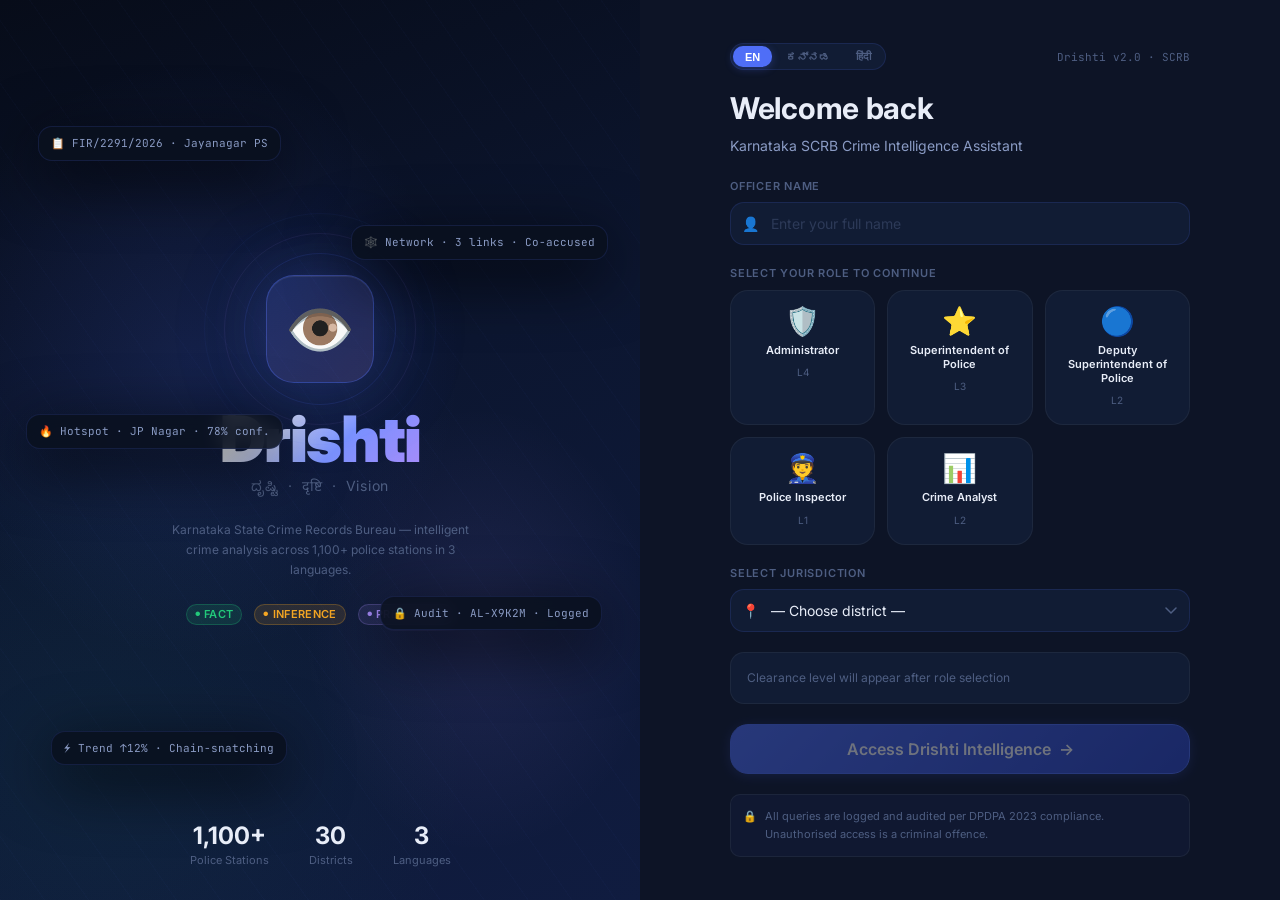
<file: export.html>
<!DOCTYPE html>
<html lang="en">
<head>
  <meta charset="UTF-8"/>
  <meta name="viewport" content="width=device-width,initial-scale=1.0"/>
  <title>Drishti — Court-Ready Dossier & PDF Export</title>
  <meta name="description" content="Official court-ready dossier generator with evidentiary chain of custody and DPDPA verification for Karnataka SCRB"/>
  <link rel="stylesheet" href="css/base.css"/>
  <link rel="stylesheet" href="css/components.css"/>
  <link rel="stylesheet" href="css/dashboard.css"/>
  <style>
    .export-layout {
      display: grid;
      grid-template-columns: 360px 1fr;
      gap: var(--space-6);
      align-items: start;
    }
    .config-card {
      background: var(--color-bg-surface);
      border: 1px solid var(--color-border-subtle);
      border-radius: var(--radius-2xl);
      padding: var(--space-6);
      display: flex;
      flex-direction: column;
      gap: var(--space-5);
    }
    .section-checkbox {
      display: flex;
      align-items: center;
      gap: var(--space-3);
      padding: var(--space-2) var(--space-3);
      background: var(--color-bg-elevated);
      border: 1px solid var(--color-border-subtle);
      border-radius: var(--radius-lg);
      cursor: pointer;
      user-select: none;
      transition: all var(--duration-fast);
    }
    .section-checkbox:hover {
      border-color: var(--color-border);
    }
    .section-checkbox input[type="checkbox"] {
      width: 16px;
      height: 16px;
      accent-color: var(--color-accent-primary);
    }
    /* Court Dossier Preview Sheet */
    .dossier-preview-container {
      background: #080d1a;
      border: 1px solid var(--color-border-subtle);
      border-radius: var(--radius-2xl);
      padding: var(--space-6);
      overflow-x: auto;
    }
    .dossier-sheet {
      background: #ffffff;
      color: #111827;
      border-radius: var(--radius-lg);
      padding: 48px 56px;
      max-width: 820px;
      margin: 0 auto;
      box-shadow: 0 20px 40px rgba(0,0,0,0.5);
      font-family: 'Inter', sans-serif;
      position: relative;
    }
    .dossier-sheet::before {
      content: "CONFIDENTIAL — FOR JUDICIAL / POLICE SCRB USE ONLY";
      position: absolute;
      top: 16px;
      left: 50%;
      transform: translateX(-50%);
      font-size: 9px;
      font-weight: 800;
      letter-spacing: 0.15em;
      color: #dc2626;
    }
    .sheet-header {
      border-bottom: 2px solid #1f2937;
      padding-bottom: 20px;
      margin-bottom: 24px;
      display: flex;
      align-items: center;
      justify-content: space-between;
    }
    .govt-emblem {
      font-size: 36px;
      line-height: 1;
    }
    .sheet-title {
      text-transform: uppercase;
      font-size: 18px;
      font-weight: 900;
      letter-spacing: 0.05em;
      color: #111827;
    }
    .sheet-subtitle {
      font-size: 12px;
      color: #4b5563;
      margin-top: 4px;
    }
    .meta-box {
      border: 1px solid #e5e7eb;
      background: #f9fafb;
      padding: 14px 18px;
      border-radius: 6px;
      margin-bottom: 24px;
      display: grid;
      grid-template-columns: 1fr 1fr;
      gap: 12px;
      font-size: 12px;
    }
    .meta-label {
      font-weight: 700;
      color: #6b7280;
      text-transform: uppercase;
      font-size: 10px;
    }
    .meta-value {
      font-weight: 600;
      color: #111827;
    }
    .dossier-section {
      margin-bottom: 28px;
    }
    .dossier-section-heading {
      font-size: 13px;
      font-weight: 800;
      text-transform: uppercase;
      letter-spacing: 0.05em;
      border-bottom: 1px solid #d1d5db;
      padding-bottom: 6px;
      margin-bottom: 12px;
      color: #1f2937;
    }
    .evidence-table {
      width: 100%;
      border-collapse: collapse;
      font-size: 11px;
      margin-top: 10px;
    }
    .evidence-table th {
      background: #f3f4f6;
      text-align: left;
      padding: 8px 10px;
      font-weight: 700;
      border: 1px solid #e5e7eb;
    }
    .evidence-table td {
      padding: 8px 10px;
      border: 1px solid #e5e7eb;
      vertical-align: top;
    }
    .fact-tag {
      background: #dcfce7;
      color: #166534;
      font-weight: 700;
      font-size: 9px;
      padding: 2px 6px;
      border-radius: 4px;
      text-transform: uppercase;
    }
    .inference-tag {
      background: #fef9c3;
      color: #854d0e;
      font-weight: 700;
      font-size: 9px;
      padding: 2px 6px;
      border-radius: 4px;
      text-transform: uppercase;
    }
    .custody-seal {
      margin-top: 36px;
      padding-top: 20px;
      border-top: 2px dashed #9ca3af;
      display: flex;
      align-items: center;
      justify-content: space-between;
      font-size: 11px;
    }
    .barcode-block {
      font-family: 'Courier New', monospace;
      font-weight: 800;
      letter-spacing: 4px;
      background: #f3f4f6;
      padding: 6px 12px;
      border: 1px solid #d1d5db;
    }

    /* Print Styles */
    @media print {
      body * {
        visibility: hidden;
      }
      .dossier-sheet, .dossier-sheet * {
        visibility: visible;
      }
      .dossier-sheet {
        position: absolute;
        left: 0;
        top: 0;
        width: 100%;
        max-width: 100%;
        box-shadow: none;
        padding: 24px;
      }
    }
    @media (max-width: 1050px) {
      .export-layout {
        grid-template-columns: 1fr;
      }
    }
  </style>
</head>
<body>
<div class="app-shell">

  <!-- SIDEBAR -->
  <aside class="sidebar" id="sidebar">
    <div class="sidebar-header">
      <a href="dashboard.html" class="sidebar-logo">
        <div class="sidebar-logo-icon">👁️</div>
        <span class="sidebar-logo-text">Drishti</span>
      </a>
      <button class="sidebar-toggle" id="sidebar-toggle">◀</button>
    </div>
    <nav class="sidebar-nav">
      <div class="nav-section-label">Intelligence</div>
      <a href="dashboard.html" class="nav-item"><span class="nav-icon">🏠</span><span class="nav-label">Dashboard</span></a>
      <a href="chat.html"      class="nav-item"><span class="nav-icon">💬</span><span class="nav-label">Chat Assistant</span></a>
      <a href="network.html"   class="nav-item"><span class="nav-icon">🕸️</span><span class="nav-label">Network Graph</span></a>
      <div class="nav-section-label">Analysis</div>
      <a href="hotspot.html"   class="nav-item"><span class="nav-icon">🔥</span><span class="nav-label">Hotspot Map</span></a>
      <a href="trends.html"    class="nav-item"><span class="nav-icon">📈</span><span class="nav-label">Trends & Forecast</span></a>
      <div class="nav-section-label">Records</div>
      <a href="audit.html"     class="nav-item"><span class="nav-icon">📋</span><span class="nav-label">Audit Trail</span></a>
      <a href="export.html"    class="nav-item active"><span class="nav-icon">📄</span><span class="nav-label">PDF Export</span></a>
    </nav>
    <div class="sidebar-footer">
      <div class="sidebar-user">
        <div class="avatar" id="user-avatar">U</div>
        <div class="sidebar-user-info">
          <div class="sidebar-user-name" id="user-name">Officer</div>
          <div id="user-role-label" class="badge badge-inspector">Inspector</div>
        </div>
      </div>
      <button class="btn btn-ghost sm" data-action="logout" style="width:100%;margin-top:var(--space-3)">🚪 Sign Out</button>
    </div>
  </aside>

  <div class="main-area">
    <!-- Topbar -->
    <header class="topbar">
      <span class="topbar-title">📄 Court-Ready Evidentiary Dossier & PDF Generator</span>
      <div class="topbar-actions">
        <button class="btn btn-secondary sm" onclick="window.location.href='audit.html'">📋 View Statutory Audit Ledger</button>
        <button class="btn btn-primary sm" id="print-dossier-btn">🖨️ Print / Download Court Dossier PDF</button>
        <button class="btn btn-ghost sm" data-action="logout">Sign Out</button>
      </div>
    </header>

    <main class="content-area">
      <!-- Lead Banner -->
      <div class="dash-lead-banner">
        <span>⚖️</span>
        <span>Every generated dossier embeds cryptographic SHA-256 evidence hashes and explicit fact-vs-inference labels admissible under Bharatiya Sakshya Adhiniyam (BSA) 2023.</span>
      </div>

      <div class="export-layout animate-fadeUp">
        <!-- Configuration Card -->
        <div class="config-card">
          <div>
            <div class="text-sm font-bold text-primary mb-1">Dossier Configuration</div>
            <div class="text-xs text-secondary">Customize sections and statutory parameters for report rendering.</div>
          </div>

          <div class="form-group">
            <label class="form-label text-xs uppercase tracking-wider text-muted font-bold">Primary Case / Report Type</label>
            <select class="input select" id="report-type-sel">
              <option value="fir2291">FIR/2291/2026 — Jayanagar Burglary Ring</option>
              <option value="hotspot">Bengaluru Urban — Q2 Hotspot & Patrol Assessment</option>
              <option value="network">Syndicate Linkage Report — Rajan B. Network</option>
              <option value="audit">Statutory Compliance Ledger Summary</option>
            </select>
          </div>

          <div class="form-group">
            <label class="form-label text-xs uppercase tracking-wider text-muted font-bold">Report Language</label>
            <select class="input select" id="lang-sel">
              <option value="EN">English (Judicial Standard)</option>
              <option value="KN">ಕನ್ನಡ (Kannada State Record)</option>
              <option value="HI">हिंदी (Bilingual Official Standard)</option>
            </select>
          </div>

          <div class="form-group">
            <label class="form-label text-xs uppercase tracking-wider text-muted font-bold mb-2">Sections Included</label>
            <div class="flex flex-col gap-2">
              <label class="section-checkbox">
                <input type="checkbox" id="chk-summary" checked />
                <span class="text-xs text-primary font-medium">Executive Case Synopsis</span>
              </label>
              <label class="section-checkbox">
                <input type="checkbox" id="chk-evidence" checked />
                <span class="text-xs text-primary font-medium">Fact vs. Inference Evidentiary Matrix</span>
              </label>
              <label class="section-checkbox">
                <input type="checkbox" id="chk-network" checked />
                <span class="text-xs text-primary font-medium">Co-Accused Network Connections</span>
              </label>
              <label class="section-checkbox">
                <input type="checkbox" id="chk-audit" checked />
                <span class="text-xs text-primary font-medium">Cryptographic SHA-256 Audit Certification</span>
              </label>
            </div>
          </div>

          <div class="p-3 rounded-xl" style="background:rgba(242,92,92,0.1);border:1px solid rgba(242,92,92,0.25)">
            <div class="text-xs font-bold text-danger uppercase tracking-wider mb-1">Statutory Warning</div>
            <div class="text-xs text-secondary leading-relaxed">
              Dossier incorporates digital audit trail tracking. Distribution without judicial or SCRB clearance is punishable under BNS §72.
            </div>
          </div>

          <button class="btn btn-primary w-full" id="refresh-preview-btn">🔄 Refresh Dossier Preview</button>
        </div>

        <!-- Live Court Dossier Sheet -->
        <div class="dossier-preview-container">
          <div class="dossier-sheet" id="dossier-sheet">
            <div class="sheet-header">
              <div>
                <div class="sheet-title">STATE CRIME RECORDS BUREAU — KARNATAKA</div>
                <div class="sheet-subtitle">OFFICIAL COURT-READY INTELLIGENCE DOSSIER · DPDPA & BSA COMPLIANT</div>
              </div>
              <div class="govt-emblem" aria-label="Official Emblem">🏛️</div>
            </div>

            <div class="meta-box">
              <div>
                <div class="meta-label">Dossier Reference ID</div>
                <div class="meta-value">DOS-2026-KA-8829</div>
              </div>
              <div>
                <div class="meta-label">Generated Timestamp</div>
                <div class="meta-value" id="doc-timestamp">09 Jul 2026, 14:45 IST</div>
              </div>
              <div>
                <div class="meta-label">Investigating Officer</div>
                <div class="meta-value" id="doc-officer">Inspector Asha Patel</div>
              </div>
              <div>
                <div class="meta-label">Jurisdiction / Unit</div>
                <div class="meta-value">Bengaluru Urban SCRB Intelligence Unit</div>
              </div>
            </div>

            <!-- Section 1: Synopsis -->
            <div class="dossier-section" id="sec-summary">
              <div class="dossier-section-heading">1. Executive Case Synopsis — FIR/2291/2026</div>
              <p style="font-size:12px;line-height:1.6;color:#374151">
                Investigation into organized property crime syndicate operating across Jayanagar and JP Nagar subdivisions. Evidence compiled combining certified Station House Officer (SHO) FIR records and verified Call Detail Record (CDR) co-location signals.
              </p>
            </div>

            <!-- Section 2: Evidentiary Matrix -->
            <div class="dossier-section" id="sec-evidence">
              <div class="dossier-section-heading">2. Admissible Evidence Matrix (Fact vs. Inference Classification)</div>
              <table class="evidence-table">
                <thead>
                  <tr>
                    <th>Exhibit ID</th>
                    <th>Source Document / Data Item</th>
                    <th>Evidentiary Classification</th>
                    <th>Statutory Basis / Verification Notes</th>
                  </tr>
                </thead>
                <tbody>
                  <tr>
                    <td>EX-01</td>
                    <td>FIR/2291/2026 (Jayanagar PS)</td>
                    <td><span class="fact-tag">Fact</span></td>
                    <td>Certified copy filed 03 Jul 2026 regarding residential burglary. Primary accused named: Rajan B.</td>
                  </tr>
                  <tr>
                    <td>EX-02</td>
                    <td>FIR/0114/2025 (Yelahanka PS)</td>
                    <td><span class="fact-tag">Fact</span></td>
                    <td>Prior conviction record matching MO (Modus Operandi) and getaway vehicle KA-01-MH-4432.</td>
                  </tr>
                  <tr>
                    <td>EX-03</td>
                    <td>Co-Accused Syndicate Linkage</td>
                    <td><span class="inference-tag">Inference</span></td>
                    <td>Algorithmic network graph linking Rajan B. and Suresh K. via shared residential address on file.</td>
                  </tr>
                  <tr>
                    <td>EX-04</td>
                    <td>Hotspot Patrol Predictive Alert</td>
                    <td><span class="inference-tag">Inference</span></td>
                    <td>Spatiotemporal heat pattern indicating elevated evening risk window (6:00 PM – 9:00 PM).</td>
                  </tr>
                </tbody>
              </table>
            </div>

            <!-- Section 3: Network -->
            <div class="dossier-section" id="sec-network">
              <div class="dossier-section-heading">3. Linked Entities & Co-Accused Summary</div>
              <ul style="font-size:12px;color:#374151;line-height:1.7;padding-left:20px">
                <li><strong>Rajan B. (Primary Accused)</strong> — Linked to 2 prior FIRs; residential address verified at Wilson Garden.</li>
                <li><strong>Suresh K. (Co-Accused)</strong> — Shared CDR contacts; identified via CCTV getaway footage at KR Puram.</li>
                <li><strong>Vehicle KA-01-MH-4432 (Honda Activa)</strong> — Tagged in both Jayanagar and Yelahanka incidents.</li>
              </ul>
            </div>

            <!-- Section 4: Cryptographic Custody Seal -->
            <div class="dossier-section" id="sec-audit">
              <div class="custody-seal">
                <div>
                  <div style="font-weight:800;color:#111827">DIGITAL CHAIN OF CUSTODY CERTIFICATION</div>
                  <div style="color:#6b7280;margin-top:4px">SHA-256 Ledger Hash: e3b0c44298fc1c149afbf4c8996fb92427ae41e4649b934ca495991b7852b855</div>
                  <div style="color:#6b7280;margin-top:2px">Verified by Drishti System Engine v2.4 · Admissible under Section 63 BSA 2023</div>
                </div>
                <div class="barcode-block">DRISHTI-SEAL-8829</div>
              </div>
            </div>

          </div>
        </div>
      </div>
    </main>
  </div>
</div>

<script src="js/app.js"></script>
<script>
(function(){
  'use strict';
  const { Session, RBAC, AuditLog, Toast, ROLES } = window.Drishti;
  if (!RBAC.requireLogin()) return;

  const session  = Session.load();
  const roleData = ROLES[session?.role] || {};

  const av = document.getElementById('user-avatar');
  if(av){av.textContent=(session.userName||'U')[0];av.style.background=`linear-gradient(135deg,${roleData.color}55,${roleData.color})`;}
  const un = document.getElementById('user-name'); if(un) un.textContent=session.userName;
  const rl = document.getElementById('user-role-label'); if(rl){rl.textContent=roleData.label;rl.className=`badge ${roleData.badge}`;}

  document.querySelectorAll('[data-action="logout"]').forEach(el=>el.addEventListener('click',()=>{AuditLog.log({type:'LOGOUT'});Session.clear();window.location.href='index.html';}));
  document.getElementById('sidebar-toggle').addEventListener('click',()=>document.getElementById('sidebar').classList.toggle('collapsed'));

  document.getElementById('doc-officer').textContent = `${session.userName} (${roleData.label})`;
  document.getElementById('doc-timestamp').textContent = new Date().toLocaleString('en-IN', { dateStyle:'medium', timeStyle:'short' });

  function updateDossierPreview() {
    const showSummary = document.getElementById('chk-summary').checked;
    const showEvidence = document.getElementById('chk-evidence').checked;
    const showNetwork = document.getElementById('chk-network').checked;
    const showAudit = document.getElementById('chk-audit').checked;

    document.getElementById('sec-summary').style.display = showSummary ? 'block' : 'none';
    document.getElementById('sec-evidence').style.display = showEvidence ? 'block' : 'none';
    document.getElementById('sec-network').style.display = showNetwork ? 'block' : 'none';
    document.getElementById('sec-audit').style.display = showAudit ? 'block' : 'none';

    Toast.info('Dossier preview updated to match configuration');
  }

  document.getElementById('refresh-preview-btn').addEventListener('click', updateDossierPreview);
  ['chk-summary', 'chk-evidence', 'chk-network', 'chk-audit'].forEach(id => {
    document.getElementById(id).addEventListener('change', updateDossierPreview);
  });

  document.getElementById('print-dossier-btn').addEventListener('click', () => {
    AuditLog.log({ type: 'EXPORT_COURT_DOSSIER', detail: 'Generated PDF / Printed Court-Ready Dossier DOS-2026-KA-8829' });
    Toast.success('Opening print dialog for official court dossier...');
    window.print();
  });

  AuditLog.log({ type: 'PAGE_VIEW', detail: 'Dossier export module opened' });
})();
</script>
</body>
</html>
</file>
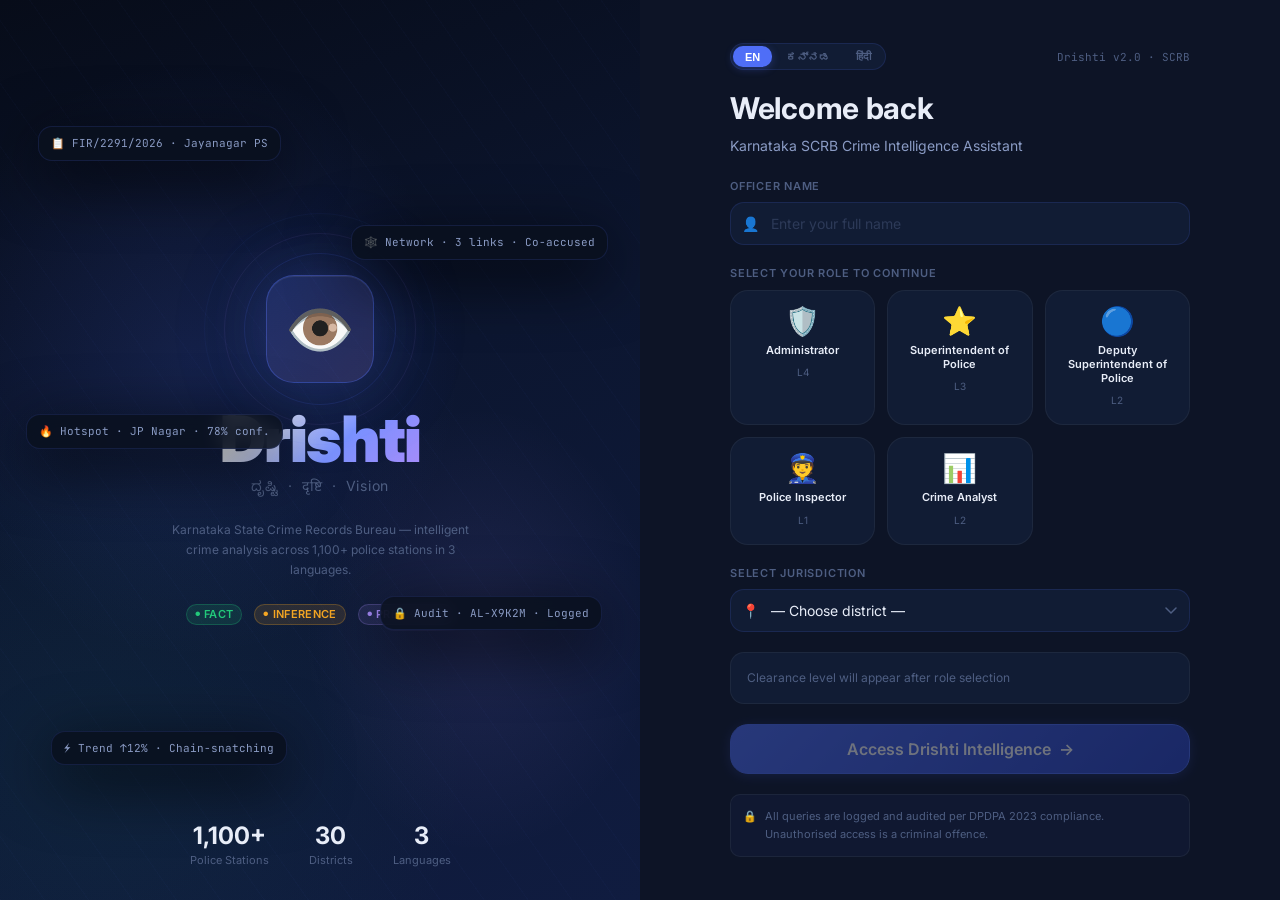
<file: fir-entry.html>
<!DOCTYPE html>
<html lang="en">
<head>
  <meta charset="UTF-8"/>
  <meta name="viewport" content="width=device-width,initial-scale=1.0"/>
  <title>Drishti — AI-Assisted Statutory e-FIR Registration</title>
  <meta name="description" content="Advanced AI-assisted e-FIR & Case Filing System compliant with Bharatiya Nyaya Sanhita (BNS) 2023 and Bharatiya Nagarik Suraksha Sanhita (BNSS) 2023"/>
  <link rel="stylesheet" href="css/base.css"/>
  <link rel="stylesheet" href="css/components.css"/>
  <link rel="stylesheet" href="css/dashboard.css"/>
  <style>
    .fir-layout {
      display: grid;
      grid-template-columns: 1fr 380px;
      gap: var(--space-6);
      align-items: start;
    }
    .fir-form-card {
      background: var(--color-bg-surface);
      border: 1px solid var(--color-border-subtle);
      border-radius: var(--radius-2xl);
      padding: var(--space-6);
      display: flex;
      flex-direction: column;
      gap: var(--space-6);
    }
    .step-header {
      display: flex;
      align-items: center;
      gap: var(--space-3);
      padding-bottom: var(--space-3);
      border-bottom: 1px solid var(--color-border-subtle);
    }
    .step-number {
      width: 28px;
      height: 28px;
      border-radius: var(--radius-full);
      background: var(--color-accent-primary);
      color: #ffffff;
      font-size: var(--text-xs);
      font-weight: var(--weight-bold);
      display: flex;
      align-items: center;
      justify-content: center;
      flex-shrink: 0;
    }
    .step-title {
      font-size: var(--text-md);
      font-weight: var(--weight-semibold);
      color: var(--color-text-primary);
    }
    .step-subtitle {
      font-size: var(--text-xs);
      color: var(--color-text-muted);
    }
    .ai-assistant-card {
      background: rgba(13,20,38,0.94);
      border: 1px solid var(--color-border);
      border-radius: var(--radius-2xl);
      padding: var(--space-5);
      position: sticky;
      top: calc(var(--topbar-height) + var(--space-5));
      display: flex;
      flex-direction: column;
      gap: var(--space-4);
      box-shadow: var(--shadow-xl);
    }
    .bns-suggestion-chip {
      background: rgba(79,110,247,0.1);
      border: 1px solid rgba(79,110,247,0.3);
      border-radius: var(--radius-lg);
      padding: var(--space-3);
      cursor: pointer;
      transition: all var(--duration-fast);
    }
    .bns-suggestion-chip:hover {
      background: rgba(79,110,247,0.2);
      border-color: var(--color-accent-primary);
      transform: translateY(-1px);
    }
    .bns-sec-num {
      font-size: var(--text-xs);
      font-weight: var(--weight-bold);
      color: var(--color-accent-light);
      font-family: var(--font-mono);
    }
    .bns-sec-title {
      font-size: var(--text-sm);
      font-weight: var(--weight-semibold);
      color: var(--color-text-primary);
      margin-top: 2px;
    }
    .bns-sec-desc {
      font-size: var(--text-xs);
      color: var(--color-text-secondary);
      margin-top: 4px;
      line-height: 1.4;
    }
    .match-alert-box {
      background: rgba(242,92,92,0.12);
      border: 1px solid rgba(242,92,92,0.35);
      border-radius: var(--radius-xl);
      padding: var(--space-4);
      display: none;
      animation: fadeIn 0.3s ease-out;
    }
    .match-alert-box.show {
      display: block;
    }
    .entity-tag-list {
      display: flex;
      flex-wrap: wrap;
      gap: var(--space-2);
      margin-top: var(--space-2);
    }
    .entity-tag {
      background: var(--color-bg-elevated);
      border: 1px solid var(--color-border);
      border-radius: var(--radius-full);
      padding: var(--space-1) var(--space-3);
      font-size: var(--text-xs);
      display: flex;
      align-items: center;
      gap: var(--space-2);
    }
    .entity-tag button {
      background: none;
      border: none;
      color: var(--color-text-muted);
      cursor: pointer;
    }
    .entity-tag button:hover {
      color: var(--color-danger);
    }
    /* Official Registered FIR Modal */
    .fir-receipt-modal {
      background: #ffffff;
      color: #111827;
      border-radius: var(--radius-xl);
      padding: 36px 44px;
      max-width: 720px;
      width: 100%;
      box-shadow: var(--shadow-xl);
      font-family: 'Inter', sans-serif;
    }
    @media (max-width: 1050px) {
      .fir-layout {
        grid-template-columns: 1fr;
      }
      .ai-assistant-card {
        position: static;
      }
    }
  </style>
</head>
<body>

<!-- Registered e-FIR Confirmation Modal -->
<div class="voice-modal-backdrop" id="fir-success-modal" style="display:none;z-index:9000">
  <div class="fir-receipt-modal" id="fir-receipt-card">
    <div style="border-bottom:2px solid #1f2937;padding-bottom:16px;margin-bottom:20px;display:flex;align-items:center;justify-content:space-between">
      <div>
        <div style="font-size:16px;font-weight:900;text-transform:uppercase;letter-spacing:0.05em;color:#111827">KARNATAKA STATE POLICE — SCRB</div>
        <div style="font-size:11px;color:#4b5563;margin-top:2px">REGISTERED ELECTRONIC FIR RECEIPT (BNSS §173 COMPLIANT)</div>
      </div>
      <div style="font-size:32px">🏛️</div>
    </div>

    <div style="display:grid;grid-template-columns:1fr 1fr;gap:12px;background:#f9fafb;border:1px solid #e5e7eb;padding:12px;border-radius:8px;margin-bottom:20px;font-size:12px">
      <div>
        <div style="color:#6b7280;font-weight:700;font-size:10px">E-FIR REFERENCE NUMBER</div>
        <div style="font-weight:800;color:#111827;font-size:14px;font-family:monospace" id="rec-fir-no">FIR/3304/2026</div>
      </div>
      <div>
        <div style="color:#6b7280;font-weight:700;font-size:10px">REGISTRATION TIMESTAMP</div>
        <div style="font-weight:600;color:#111827" id="rec-timestamp">09 Jul 2026, 15:16 IST</div>
      </div>
      <div>
        <div style="color:#6b7280;font-weight:700;font-size:10px">POLICE STATION / JURISDICTION</div>
        <div style="font-weight:600;color:#111827" id="rec-station">Jayanagar PS — Urban</div>
      </div>
      <div>
        <div style="color:#6b7280;font-weight:700;font-size:10px">INVESTIGATING / DUTY OFFICER</div>
        <div style="font-weight:600;color:#111827" id="rec-officer">Inspector Asha Patel</div>
      </div>
    </div>

    <div style="margin-bottom:16px">
      <div style="font-size:11px;font-weight:800;color:#374151;text-transform:uppercase;margin-bottom:4px">STATUTORY CHARGES REGISTERED (BNS 2023)</div>
      <div style="font-size:13px;font-weight:700;color:#1e40af" id="rec-charges">BNS §304 (Snatching) · BNS §309 (Robbery)</div>
    </div>

    <div style="margin-bottom:20px">
      <div style="font-size:11px;font-weight:800;color:#374151;text-transform:uppercase;margin-bottom:4px">INCIDENT SYNOPSIS</div>
      <div style="font-size:12px;color:#374151;line-height:1.5;background:#f3f4f6;padding:10px;border-radius:6px" id="rec-narrative">
        Two unidentified persons on a motorcycle snatched gold chain at Jayanagar 4th Block.
      </div>
    </div>

    <div style="border-top:1px dashed #9ca3af;padding-top:14px;display:flex;align-items:center;justify-content:space-between;font-size:11px">
      <div>
        <div style="font-weight:700;color:#111827">SHA-256 DIGITAL INTEGRITY SEAL</div>
        <div style="font-family:monospace;font-size:10px;color:#4b5563" id="rec-hash">e3b0c44298fc1c149afbf4c8996fb92427ae41e4649b934ca495991b7852b855</div>
      </div>
      <div style="background:#111827;color:#ffffff;font-family:monospace;padding:6px 12px;border-radius:4px;font-weight:700;font-size:11px">REGISTERED & SEALED</div>
    </div>

    <div style="margin-top:24px;display:flex;justify-content:flex-end;gap:10px">
      <button class="btn btn-secondary sm" onclick="window.print()">🖨️ Print Receipt</button>
      <button class="btn btn-primary sm" id="close-receipt-btn">Done & Go to Dashboard</button>
    </div>
  </div>
</div>

<div class="app-shell">

  <!-- SIDEBAR -->
  <aside class="sidebar" id="sidebar">
    <div class="sidebar-header">
      <a href="dashboard.html" class="sidebar-logo">
        <div class="sidebar-logo-icon">👁️</div>
        <span class="sidebar-logo-text">Drishti</span>
      </a>
      <button class="sidebar-toggle" id="sidebar-toggle">◀</button>
    </div>
    <nav class="sidebar-nav">
      <div class="nav-section-label">Case Filing</div>
      <a href="fir-entry.html" class="nav-item active"><span class="nav-icon">📝</span><span class="nav-label">File New e-FIR</span></a>
      <div class="nav-section-label">Intelligence</div>
      <a href="dashboard.html" class="nav-item"><span class="nav-icon">🏠</span><span class="nav-label">Dashboard</span></a>
      <a href="chat.html"      class="nav-item"><span class="nav-icon">💬</span><span class="nav-label">Chat Assistant</span></a>
      <a href="network.html"   class="nav-item"><span class="nav-icon">🕸️</span><span class="nav-label">Network Graph</span></a>
      <div class="nav-section-label">Analysis</div>
      <a href="hotspot.html"   class="nav-item"><span class="nav-icon">🔥</span><span class="nav-label">Hotspot Map</span></a>
      <a href="trends.html"    class="nav-item"><span class="nav-icon">📈</span><span class="nav-label">Trends & Forecast</span></a>
      <div class="nav-section-label">Records</div>
      <a href="audit.html"     class="nav-item"><span class="nav-icon">📋</span><span class="nav-label">Audit Trail</span></a>
      <a href="export.html"    class="nav-item"><span class="nav-icon">📄</span><span class="nav-label">PDF Export</span></a>
    </nav>
    <div class="sidebar-footer">
      <div class="sidebar-user">
        <div class="avatar" id="user-avatar">U</div>
        <div class="sidebar-user-info">
          <div class="sidebar-user-name" id="user-name">Officer</div>
          <div id="user-role-label" class="badge badge-inspector">Inspector</div>
        </div>
      </div>
      <button class="btn btn-ghost sm" data-action="logout" style="width:100%;margin-top:var(--space-3)">🚪 Sign Out</button>
    </div>
  </aside>

  <!-- MAIN AREA -->
  <div class="main-area">
    <!-- Topbar -->
    <header class="topbar">
      <span class="topbar-title">📝 AI-Assisted e-FIR & Case Registration (BNSS §173 Compliant)</span>
      <div class="topbar-actions">
        <span class="badge badge-fact">🔒 SHA-256 Tamper-Proof Sealing</span>
        <button class="btn btn-secondary sm" onclick="window.location.href='audit.html'">📋 View Statutory Ledger</button>
        <button class="btn btn-ghost sm" data-action="logout">Sign Out</button>
      </div>
    </header>

    <main class="content-area">

      <!-- Lead Banner -->
      <div class="dash-lead-banner">
        <span>⚖️</span>
        <span>Every registered FIR undergoes real-time AI cross-referencing against existing criminal networks, getaway vehicles, and statutory Bharatiya Nyaya Sanhita (BNS) 2023 penal codes.</span>
      </div>

      <div class="fir-layout animate-fadeUp">

        <!-- LEFT: FIR REGISTRATION FORM -->
        <form class="fir-form-card" id="fir-registration-form" onsubmit="return false;">

          <!-- STEP 1: Jurisdiction & General Information -->
          <div>
            <div class="step-header">
              <div class="step-number">1</div>
              <div>
                <div class="step-title">General Information & Jurisdiction</div>
                <div class="step-subtitle">Select Police Station and incident timestamp</div>
              </div>
            </div>

            <div class="grid-2 gap-4 mt-4">
              <div class="form-group">
                <label class="form-label text-xs uppercase font-bold text-muted">Police Station (SHO Jurisdiction)</label>
                <select class="input select" id="fir-ps" required>
                  <option value="Jayanagar PS">Jayanagar Police Station</option>
                  <option value="Yelahanka PS">Yelahanka Police Station</option>
                  <option value="KR Puram PS">KR Puram Police Station</option>
                  <option value="Cubbon Park PS">Cubbon Park Police Station</option>
                  <option value="JP Nagar PS">JP Nagar Police Station</option>
                </select>
              </div>

              <div class="form-group">
                <label class="form-label text-xs uppercase font-bold text-muted">Incident Date & Time</label>
                <input type="datetime-local" class="input" id="fir-datetime" required />
              </div>
            </div>

            <div class="form-group mt-3">
              <label class="form-label text-xs uppercase font-bold text-muted">Specific Beat / Incident Location Address</label>
              <input type="text" class="input" id="fir-location" placeholder="e.g. 14B, 4th Cross, Jayanagar 4th Block, near Metro Station" required />
            </div>
          </div>

          <!-- STEP 2: Complainant / Victim Details with DPDPA Protection -->
          <div>
            <div class="step-header">
              <div class="step-number">2</div>
              <div>
                <div class="step-title">Complainant / Survivor Details</div>
                <div class="step-subtitle">Statutory confidentiality protections under POCSO & BNS §72</div>
              </div>
            </div>

            <div class="grid-2 gap-4 mt-4">
              <div class="form-group">
                <label class="form-label text-xs uppercase font-bold text-muted">Complainant Full Name</label>
                <input type="text" class="input" id="fir-comp-name" placeholder="Enter full legal name" required />
              </div>

              <div class="form-group">
                <label class="form-label text-xs uppercase font-bold text-muted">Contact / Aadhaar Ref (Masked)</label>
                <input type="text" class="input" id="fir-comp-phone" placeholder="+91-XXXXX-XXXXX" />
              </div>
            </div>

            <div class="mt-3">
              <label style="display:flex;align-items:center;gap:10px;cursor:pointer;padding:12px;background:var(--color-bg-elevated);border:1px solid var(--color-border);border-radius:10px">
                <input type="checkbox" id="fir-suppress-toggle" style="width:16px;height:16px;accent-color:var(--color-danger)" />
                <div>
                  <div style="font-size:12px;font-weight:700;color:var(--color-danger)">🔒 Statutory Identity Suppression Required (DPDPA / POCSO / Sensitive Case)</div>
                  <div style="font-size:11px;color:var(--color-text-muted)">Conceals survivor identity from public e-FIR portals and general station access.</div>
                </div>
              </label>
            </div>
          </div>

          <!-- STEP 3: Incident Narrative & AI BNS Charge Suggestion -->
          <div>
            <div class="step-header">
              <div class="step-number">3</div>
              <div>
                <div class="step-title">Incident Narrative & Statutory BNS Charges</div>
                <div class="step-subtitle">Type facts below; AI engine will analyze penal codes</div>
              </div>
            </div>

            <div class="form-group mt-4">
              <div class="flex items-center justify-between mb-1">
                <label class="form-label text-xs uppercase font-bold text-muted">Incident Statement / Facts (Bilingual Supported)</label>
                <button type="button" class="btn btn-secondary sm" id="ai-suggest-btn">⚡ Analyze & Suggest BNS Sections</button>
              </div>
              <textarea class="input" id="fir-narrative" rows="4" placeholder="Describe the incident in detail (e.g. Two unidentified individuals on a black motorcycle snatched gold chain at knife point near Jayanagar 4th Block...)" required></textarea>
            </div>

            <div class="form-group mt-3">
              <label class="form-label text-xs uppercase font-bold text-muted">Applied Penal Codes (Bharatiya Nyaya Sanhita - BNS 2023)</label>
              <input type="text" class="input font-semibold text-primary" id="fir-charges" placeholder="Click 'Analyze & Suggest BNS Sections' or enter manually (e.g., BNS §304, BNS §309)" required />
            </div>
          </div>

          <!-- STEP 4: Entities Involved & Evidence Matching -->
          <div>
            <div class="step-header">
              <div class="step-number">4</div>
              <div>
                <div class="step-title">Accused & Getaway Vehicle Linking</div>
                <div class="step-subtitle">Live cross-matching against SCRB criminal database</div>
              </div>
            </div>

            <div class="grid-2 gap-4 mt-4">
              <div class="form-group">
                <label class="form-label text-xs uppercase font-bold text-muted">Accused / Suspect Name (If Known)</label>
                <div class="flex gap-2">
                  <input type="text" class="input" id="fir-accused-input" placeholder="e.g. Rajan B. or Unidentified" />
                  <button type="button" class="btn btn-secondary sm" id="add-accused-btn">Add</button>
                </div>
                <div class="entity-tag-list" id="accused-tags"></div>
              </div>

              <div class="form-group">
                <label class="form-label text-xs uppercase font-bold text-muted">Vehicle Registration / Make</label>
                <div class="flex gap-2">
                  <input type="text" class="input font-mono" id="fir-vehicle-input" placeholder="e.g. KA-01-MH-4432" />
                  <button type="button" class="btn btn-secondary sm" id="add-vehicle-btn">Add</button>
                </div>
                <div class="entity-tag-list" id="vehicle-tags"></div>
              </div>
            </div>
          </div>

          <!-- SUBMIT AREA -->
          <div style="border-top:1px solid var(--color-border-subtle);padding-top:20px;display:flex;align-items:center;justify-content:space-between;flex-wrap:wrap;gap:12px">
            <div class="text-xs text-muted">
              ✅ Submitting creates an immutable SHA-256 seal in the statutory audit ledger.
            </div>
            <button type="submit" class="btn btn-primary" id="submit-fir-btn" style="padding:12px 28px;font-size:14px;font-weight:700">
              🚀 Register & Seal Statutory e-FIR
            </button>
          </div>

        </form>

        <!-- RIGHT: AI LEGAL & INTELLIGENCE CO-PILOT CARD -->
        <aside class="ai-assistant-card">
          <div class="flex items-center justify-between">
            <span class="text-sm font-bold text-primary flex items-center gap-2">
              <span>🤖</span><span>Drishti AI Legal & Evidentiary Co-Pilot</span>
            </span>
            <span class="badge badge-fact">BNSS §173</span>
          </div>
          <p class="text-xs text-secondary leading-relaxed">
            As you draft the narrative, Drishti cross-references statutory Bharatiya Nyaya Sanhita penal sections and checks live criminal syndicate records.
          </p>

          <!-- LIVE MATCH ALERT CARD -->
          <div class="match-alert-box" id="match-alert-box">
            <div class="text-xs font-bold text-danger uppercase tracking-wider mb-1 flex items-center gap-1">
              <span>🔴</span><span>Syndicate Match Detected</span>
            </div>
            <div class="text-xs text-primary font-semibold" id="match-alert-title">Vehicle / Accused Match</div>
            <div class="text-xs text-secondary mt-1 leading-relaxed" id="match-alert-desc">
              Entity matches prior FIR/0114/2025 (Chain Snatching Ring). Linked to co-accused Suresh K.
            </div>
          </div>

          <!-- SUGGESTED BNS SECTIONS CONTAINER -->
          <div>
            <div class="text-xs font-bold text-muted uppercase tracking-wider mb-2">Recommended BNS Penal Codes</div>
            <div class="flex flex-col gap-2" id="bns-suggestions-list">
              <!-- Default Suggestions -->
              <div class="bns-suggestion-chip" onclick="applySuggestedCharge('BNS §304 (Snatching)')">
                <div class="bns-sec-num">BNS §304</div>
                <div class="bns-sec-title">Snatching of Property</div>
                <div class="bns-sec-desc">Imprisonment up to 3 years + fine. Applies when property is forcefully grabbed.</div>
              </div>
              <div class="bns-suggestion-chip" onclick="applySuggestedCharge('BNS §309 (Robbery)')">
                <div class="bns-sec-num">BNS §309</div>
                <div class="bns-sec-title">Robbery / Extortion with Danger</div>
                <div class="bns-sec-desc">Rigorous imprisonment up to 10 years. Applies when wrongful restraint or weapon is involved.</div>
              </div>
              <div class="bns-suggestion-chip" onclick="applySuggestedCharge('BNS §305 (Burglary / House-breaking)')">
                <div class="bns-sec-num">BNS §305</div>
                <div class="bns-sec-title">Theft in Dwelling House</div>
                <div class="bns-sec-desc">Imprisonment up to 7 years + fine. Applies to residential break-ins.</div>
              </div>
            </div>
          </div>

          <div class="p-3 rounded-xl" style="background:var(--color-bg-elevated);border:1px solid var(--color-border)">
            <div class="text-xs font-bold text-primary mb-1">🔗 Integrated Flow</div>
            <div class="text-xs text-muted leading-relaxed">
              Upon e-FIR registration, the case node is immediately added to the Network Graph and mapped onto the Hotspot Heatmap.
            </div>
          </div>
        </aside>

      </div>

    </main>
  </div>
</div>

<script src="js/app.js"></script>
<script>
(function(){
  'use strict';
  const { Session, RBAC, AuditLog, Toast, ROLES } = window.Drishti;
  if (!RBAC.requireLogin()) return;

  const session  = Session.load();
  const roleData = ROLES[session?.role] || {};

  const av = document.getElementById('user-avatar');
  if(av){av.textContent=(session.userName||'U')[0];av.style.background=`linear-gradient(135deg,${roleData.color}55,${roleData.color})`;}
  const un = document.getElementById('user-name'); if(un) un.textContent=session.userName;
  const rl = document.getElementById('user-role-label'); if(rl){rl.textContent=roleData.label;rl.className=`badge ${roleData.badge}`;}

  document.querySelectorAll('[data-action="logout"]').forEach(el=>el.addEventListener('click',()=>{AuditLog.log({type:'LOGOUT'});Session.clear();window.location.href='index.html';}));
  document.getElementById('sidebar-toggle').addEventListener('click',()=>document.getElementById('sidebar').classList.toggle('collapsed'));

  /* Set default datetime to now */
  const now = new Date();
  now.setMinutes(now.getMinutes() - now.getTimezoneOffset());
  document.getElementById('fir-datetime').value = now.toISOString().slice(0, 16);

  /* Entity tag arrays */
  const accusedList = [];
  const vehicleList = [];

  function renderTags() {
    const aBox = document.getElementById('accused-tags');
    const vBox = document.getElementById('vehicle-tags');
    aBox.innerHTML = accusedList.map((item, idx) => `
      <div class="entity-tag">👤 ${item} <button type="button" onclick="window.removeAccused(${idx})">✕</button></div>
    `).join('');
    vBox.innerHTML = vehicleList.map((item, idx) => `
      <div class="entity-tag font-mono">🚗 ${item} <button type="button" onclick="window.removeVehicle(${idx})">✕</button></div>
    `).join('');
  }

  window.removeAccused = function(idx) { accusedList.splice(idx, 1); renderTags(); };
  window.removeVehicle = function(idx) { vehicleList.splice(idx, 1); renderTags(); };

  document.getElementById('add-accused-btn').addEventListener('click', () => {
    const inp = document.getElementById('fir-accused-input');
    const val = inp.value.trim();
    if (!val) return;
    accusedList.push(val);
    inp.value = '';
    renderTags();
    checkSyndicateMatch(val);
  });

  document.getElementById('add-vehicle-btn').addEventListener('click', () => {
    const inp = document.getElementById('fir-vehicle-input');
    const val = inp.value.trim().toUpperCase();
    if (!val) return;
    vehicleList.push(val);
    inp.value = '';
    renderTags();
    checkSyndicateMatch(val);
  });

  function checkSyndicateMatch(entity) {
    const alertBox = document.getElementById('match-alert-box');
    const titleEl  = document.getElementById('match-alert-title');
    const descEl   = document.getElementById('match-alert-desc');

    if (entity.includes('KA-01-MH-4432') || entity.toLowerCase().includes('rajan')) {
      alertBox.classList.add('show');
      titleEl.textContent = `High-Priority Match: "${entity}"`;
      descEl.textContent  = `Match found in active FIR/2291/2026 & FIR/0114/2025 (Jayanagar Burglary Syndicate). Investigating officer notified.`;
      Toast.warning(`Syndicate match detected for ${entity}!`);
    }
  }

  window.applySuggestedCharge = function(chargeStr) {
    const inp = document.getElementById('fir-charges');
    if (!inp.value) {
      inp.value = chargeStr;
    } else if (!inp.value.includes(chargeStr)) {
      inp.value += ` · ${chargeStr}`;
    }
    Toast.success(`Added charge: ${chargeStr}`);
  };

  /* AI Suggestion Button */
  document.getElementById('ai-suggest-btn').addEventListener('click', () => {
    const narrative = document.getElementById('fir-narrative').value.toLowerCase();
    if (!narrative.trim()) {
      Toast.warning('Please enter incident narrative first');
      return;
    }
    Toast.info('Analyzing narrative facts against Bharatiya Nyaya Sanhita (BNS) penal codes...');
    setTimeout(() => {
      if (narrative.includes('chain') || narrative.includes('snatch') || narrative.includes('grab')) {
        window.applySuggestedCharge('BNS §304 (Snatching)');
      }
      if (narrative.includes('knife') || narrative.includes('weapon') || narrative.includes('threat') || narrative.includes('rob')) {
        window.applySuggestedCharge('BNS §309 (Robbery)');
      }
      if (narrative.includes('house') || narrative.includes('door') || narrative.includes('burglar')) {
        window.applySuggestedCharge('BNS §305 (Theft in Dwelling House)');
      }
      if (!document.getElementById('fir-charges').value) {
        window.applySuggestedCharge('BNS §303 (Theft)');
      }
    }, 450);
  });

  /* Submit FIR Form */
  document.getElementById('fir-registration-form').addEventListener('submit', () => {
    const ps = document.getElementById('fir-ps').value;
    const dt = document.getElementById('fir-datetime').value;
    const loc = document.getElementById('fir-location').value;
    const compName = document.getElementById('fir-comp-name').value;
    const suppress = document.getElementById('fir-suppress-toggle').checked;
    const narrative = document.getElementById('fir-narrative').value;
    const charges = document.getElementById('fir-charges').value;

    if (!loc || !compName || !narrative || !charges) {
      Toast.error('Please fill all required statutory fields.');
      return;
    }

    const randSeq = Math.floor(3300 + Math.random() * 900);
    const firNo   = `FIR/${randSeq}/2026`;

    AuditLog.log({
      type: 'FIR_REGISTRATION',
      detail: `Registered ${firNo} at ${ps}. Charges: ${charges}. Suppressed: ${suppress}`,
      restricted: suppress,
      auditId: `AL-FIR-${randSeq}`
    });

    /* Populate modal receipt */
    document.getElementById('rec-fir-no').textContent = firNo;
    document.getElementById('rec-timestamp').textContent = new Date().toLocaleString('en-IN', { dateStyle:'medium', timeStyle:'short' });
    document.getElementById('rec-station').textContent = `${ps} — Bengaluru Urban`;
    document.getElementById('rec-officer').textContent = `${session.userName} (${roleData.label})`;
    document.getElementById('rec-charges').textContent = charges;
    document.getElementById('rec-narrative').textContent = narrative;

    document.getElementById('fir-success-modal').style.display = 'flex';
    Toast.success(`Successfully Registered Statutory e-FIR ${firNo}!`);
  });

  document.getElementById('close-receipt-btn').addEventListener('click', () => {
    window.location.href = 'dashboard.html';
  });

  AuditLog.log({ type: 'PAGE_VIEW', detail: 'AI e-FIR Registration Module opened' });
})();
</script>
</body>
</html>
</file>
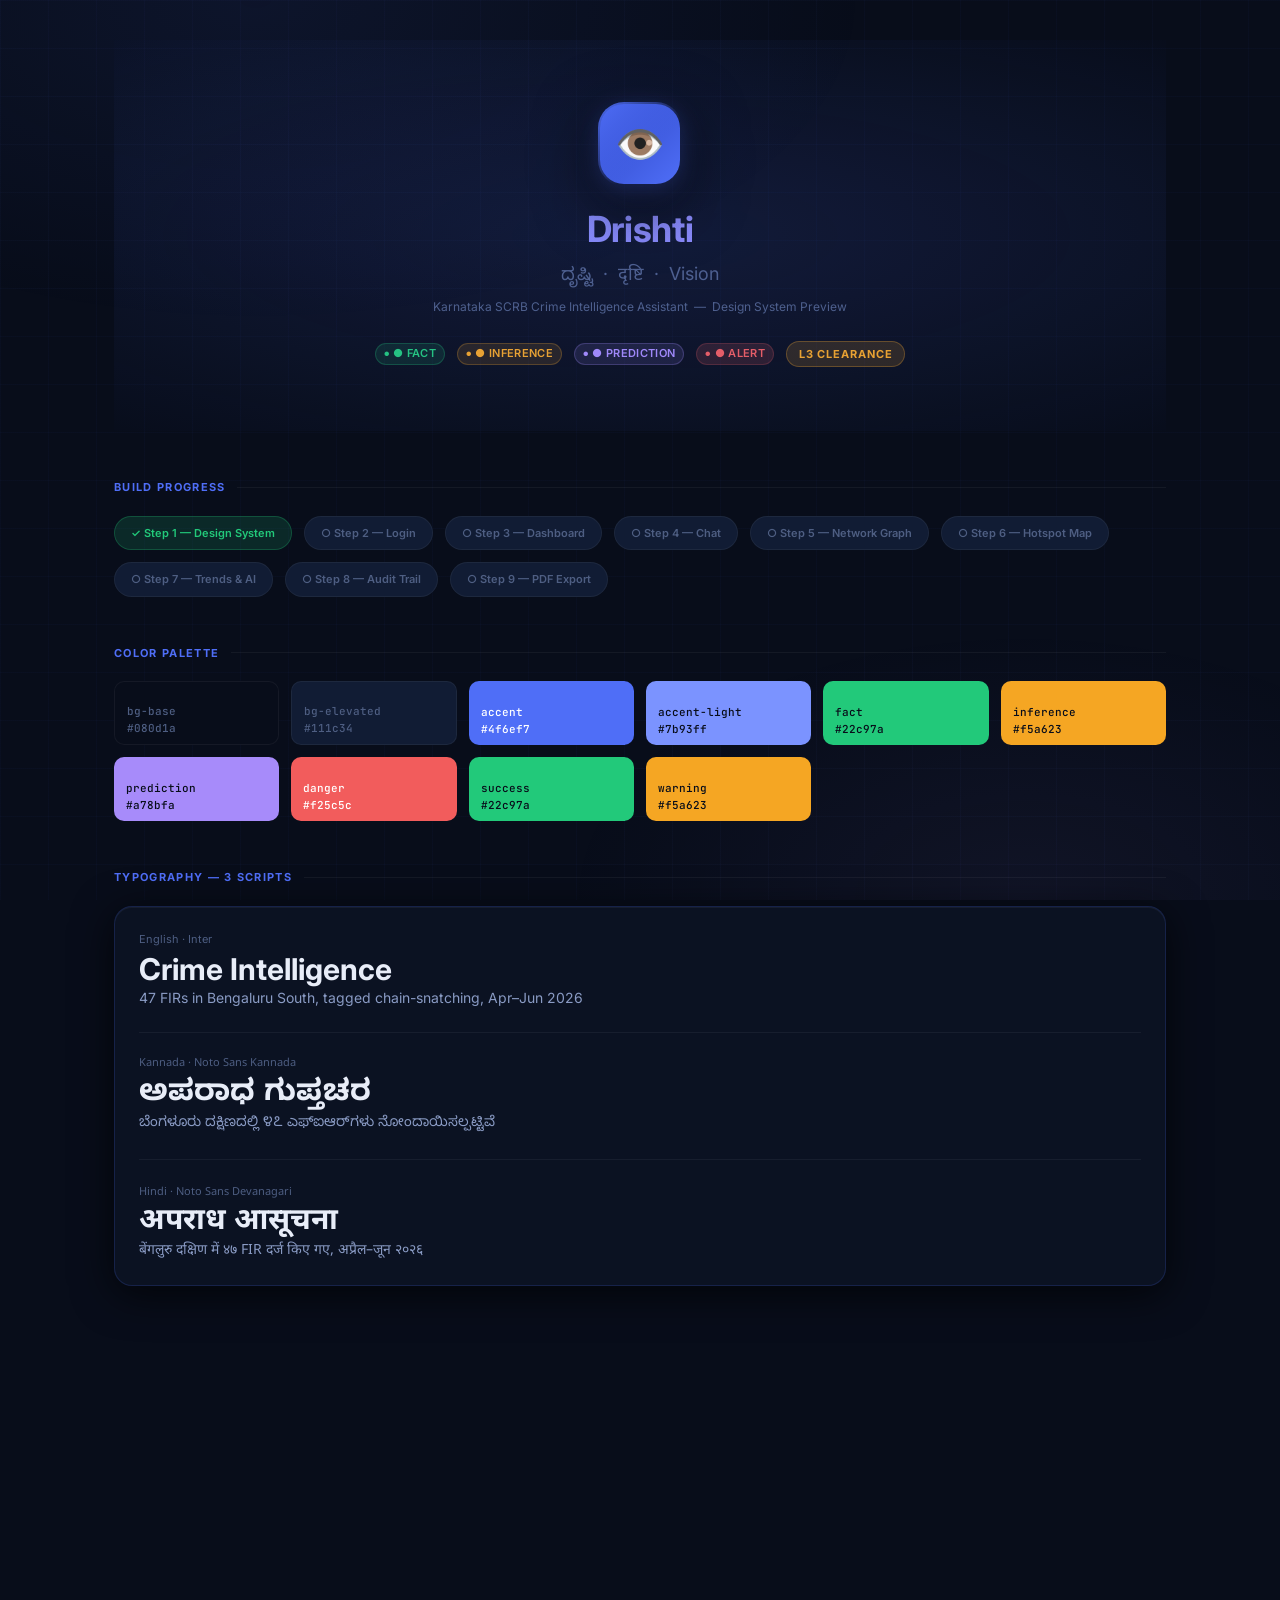
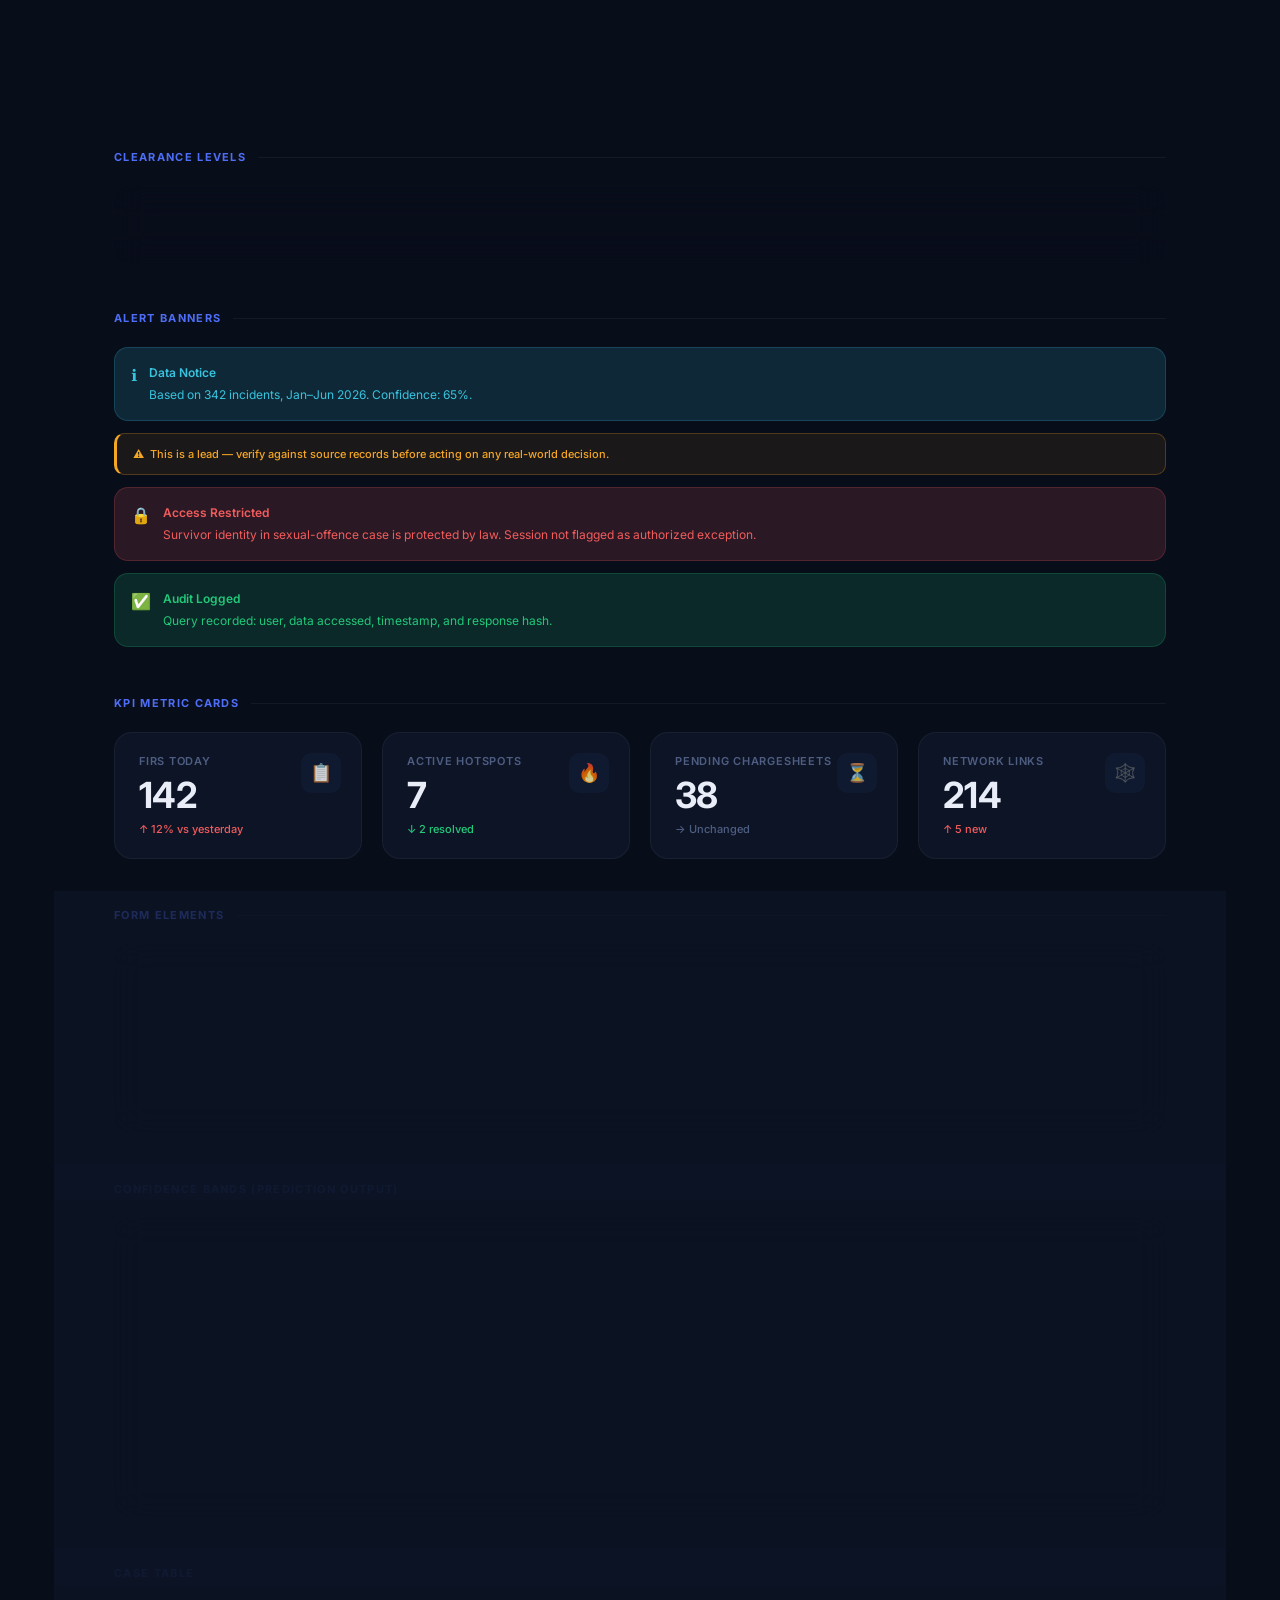
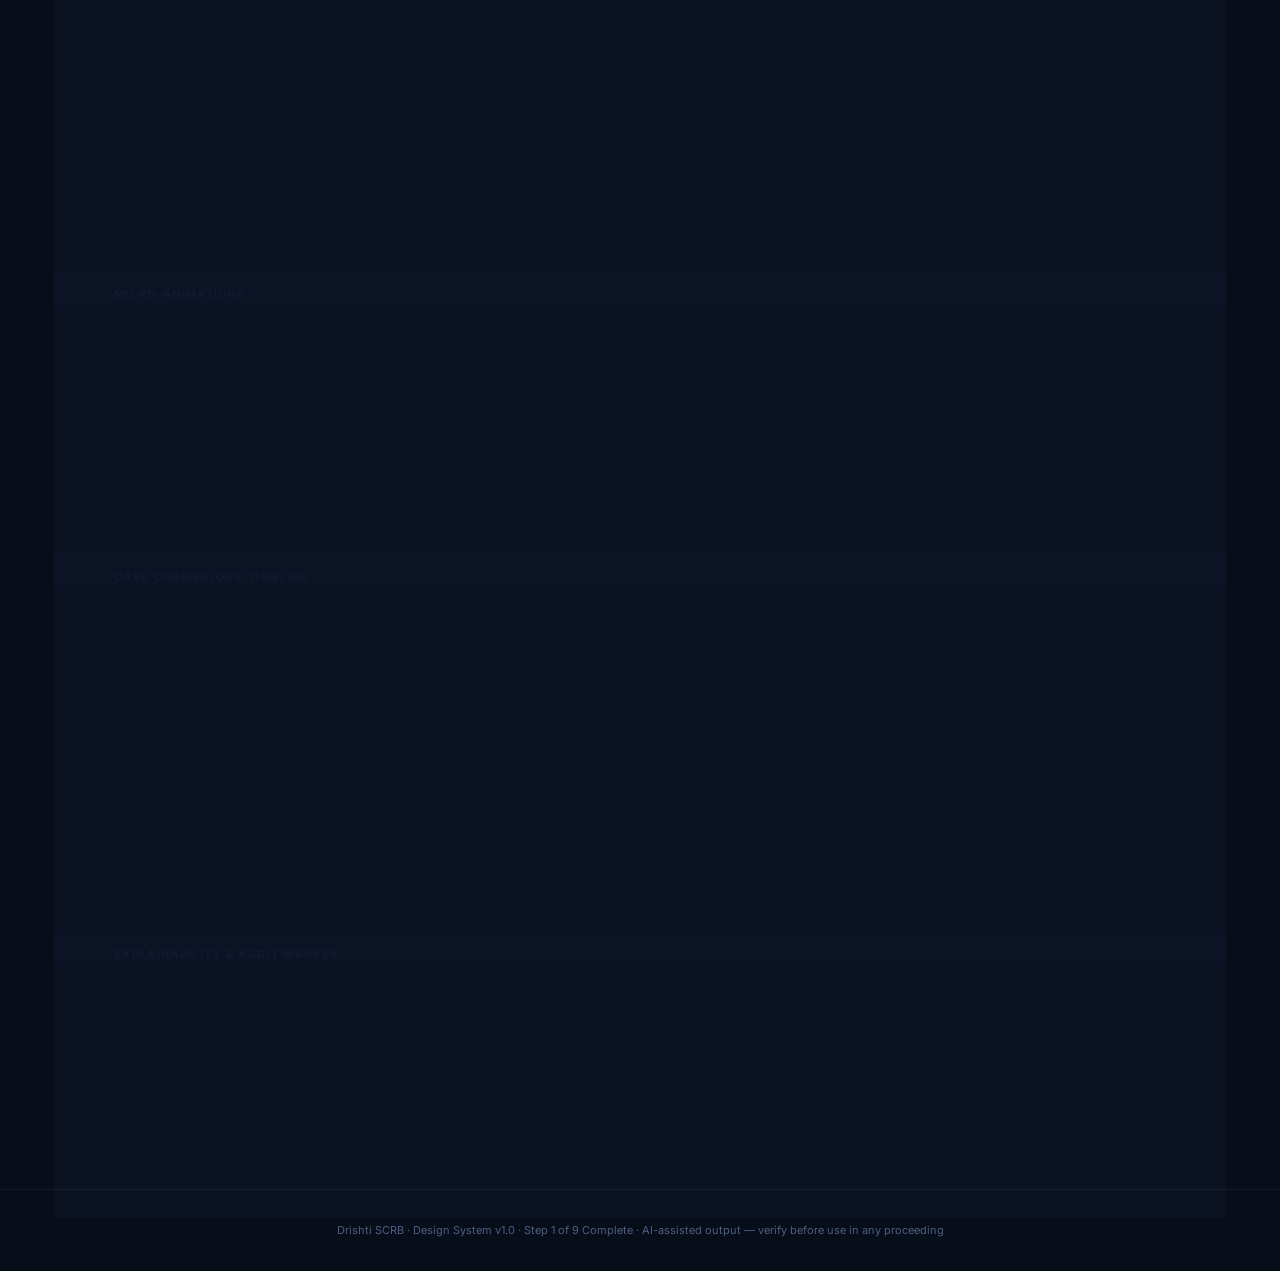
<file: step1-preview.html>
<!DOCTYPE html>
<html lang="en">
<head>
  <meta charset="UTF-8" />
  <meta name="viewport" content="width=device-width, initial-scale=1.0" />
  <title>Drishti — Design System Preview · Step 1</title>
  <meta name="description" content="Design system and component library for Drishti SCRB Crime Intelligence Assistant" />
  <link rel="stylesheet" href="css/base.css" />
  <link rel="stylesheet" href="css/components.css" />
  <style>
    .preview-wrap {
      max-width: 1100px;
      margin: 0 auto;
      padding: var(--space-10) var(--space-6);
      display: flex;
      flex-direction: column;
      gap: var(--space-12);
    }

    .preview-hero {
      text-align: center;
      padding: var(--space-16) var(--space-8);
      position: relative;
      overflow: hidden;
    }

    .preview-hero::before {
      content: '';
      position: absolute;
      inset: -50%;
      background: radial-gradient(ellipse 60% 50% at 50% 50%, rgba(79,110,247,0.15) 0%, transparent 70%);
      pointer-events: none;
    }

    .logo-mark {
      display: inline-flex;
      align-items: center;
      justify-content: center;
      width: 80px;
      height: 80px;
      background: linear-gradient(135deg, var(--color-accent-dim), var(--color-accent-primary));
      border-radius: var(--radius-2xl);
      font-size: 40px;
      margin-bottom: var(--space-6);
      box-shadow: var(--shadow-accent), var(--shadow-xl);
      position: relative;
    }

    .logo-mark::after {
      content: '';
      position: absolute;
      inset: -2px;
      border-radius: calc(var(--radius-2xl) + 2px);
      background: linear-gradient(135deg, var(--color-accent-primary), transparent 60%);
      z-index: -1;
    }

    .preview-section {
      display: flex;
      flex-direction: column;
      gap: var(--space-5);
    }

    .preview-section-label {
      font-size: var(--text-xs);
      font-weight: var(--weight-bold);
      color: var(--color-accent-primary);
      text-transform: uppercase;
      letter-spacing: 0.12em;
      display: flex;
      align-items: center;
      gap: var(--space-3);
    }

    .preview-section-label::after {
      content: '';
      flex: 1;
      height: 1px;
      background: var(--color-border-subtle);
    }

    .color-grid {
      display: grid;
      grid-template-columns: repeat(auto-fill, minmax(160px, 1fr));
      gap: var(--space-3);
    }

    .color-swatch {
      height: 64px;
      border-radius: var(--radius-md);
      display: flex;
      align-items: flex-end;
      padding: var(--space-2) var(--space-3);
      font-size: var(--text-xs);
      font-family: var(--font-mono);
      font-weight: var(--weight-medium);
    }

    .type-specimen {
      display: flex;
      flex-direction: column;
      gap: var(--space-2);
    }

    .steps-done {
      display: flex;
      gap: var(--space-3);
      flex-wrap: wrap;
    }

    .step-pill {
      display: flex;
      align-items: center;
      gap: var(--space-2);
      padding: var(--space-2) var(--space-4);
      border-radius: var(--radius-full);
      font-size: var(--text-xs);
      font-weight: var(--weight-semibold);
    }

    .step-pill.done {
      background: var(--color-success-dim);
      color: var(--color-success);
      border: 1px solid rgba(34,201,122,0.25);
    }

    .step-pill.pending {
      background: var(--color-bg-elevated);
      color: var(--color-text-muted);
      border: 1px solid var(--color-border-subtle);
    }

    .step-pill.current {
      background: var(--color-accent-glow);
      color: var(--color-accent-light);
      border: 1px solid var(--color-border-strong);
    }

    .anim-demo {
      display: flex;
      gap: var(--space-4);
      flex-wrap: wrap;
      align-items: center;
    }

    .anim-box {
      width: 48px;
      height: 48px;
      background: linear-gradient(135deg, var(--color-accent-dim), var(--color-accent-primary));
      border-radius: var(--radius-md);
      display: flex;
      align-items: center;
      justify-content: center;
      color: #fff;
      font-size: 20px;
    }

    /* Scanline effect */
    .scanline-demo {
      position: relative;
      height: 80px;
      background: var(--color-bg-elevated);
      border-radius: var(--radius-lg);
      overflow: hidden;
      border: 1px solid var(--color-border-subtle);
      display: flex;
      align-items: center;
      justify-content: center;
      font-size: var(--text-sm);
      color: var(--color-text-muted);
    }

    .scanline-demo::after {
      content: '';
      position: absolute;
      left: 0; right: 0;
      height: 2px;
      background: linear-gradient(90deg, transparent, rgba(79,110,247,0.6), transparent);
      animation: scanline 2.5s linear infinite;
    }

    /* Gradient text */
    .gradient-text {
      background: linear-gradient(135deg, var(--color-accent-light), #a78bfa);
      -webkit-background-clip: text;
      -webkit-text-fill-color: transparent;
      background-clip: text;
    }

    .font-demo-kn { font-family: var(--font-kannada); }
    .font-demo-hi { font-family: var(--font-hindi); }

    footer {
      text-align: center;
      padding: var(--space-8);
      color: var(--color-text-muted);
      font-size: var(--text-xs);
      border-top: 1px solid var(--color-border-subtle);
    }
  </style>
</head>
<body>

<div class="preview-wrap">

  <!-- ── HERO ──────────────────────────────────────────────── -->
  <div class="preview-hero animate-fadeUp">
    <div class="logo-mark animate-scaleIn">👁️</div>
    <h1 class="gradient-text">Drishti</h1>
    <p style="font-size:var(--text-lg); color:var(--color-text-muted); margin-top:var(--space-2);">
      ದೃಷ್ಟಿ &nbsp;·&nbsp; दृष्टि &nbsp;·&nbsp; Vision
    </p>
    <p style="font-size:var(--text-sm); color:var(--color-text-muted); margin-top:var(--space-2);">
      Karnataka SCRB Crime Intelligence Assistant &nbsp;—&nbsp; Design System Preview
    </p>

    <div class="flex items-center justify-center gap-3 mt-6 flex-wrap">
      <span class="badge badge-fact">● Fact</span>
      <span class="badge badge-inference">● Inference</span>
      <span class="badge badge-prediction">● Prediction</span>
      <span class="badge badge-alert">● Alert</span>
      <span class="clearance-badge clearance-L3">L3 Clearance</span>
    </div>
  </div>

  <!-- ── BUILD STEPS STATUS ─────────────────────────────────── -->
  <div class="preview-section animate-fadeUp delay-1">
    <div class="preview-section-label">Build Progress</div>
    <div class="steps-done">
      <span class="step-pill done">✓ Step 1 — Design System</span>
      <span class="step-pill pending">○ Step 2 — Login</span>
      <span class="step-pill pending">○ Step 3 — Dashboard</span>
      <span class="step-pill pending">○ Step 4 — Chat</span>
      <span class="step-pill pending">○ Step 5 — Network Graph</span>
      <span class="step-pill pending">○ Step 6 — Hotspot Map</span>
      <span class="step-pill pending">○ Step 7 — Trends & AI</span>
      <span class="step-pill pending">○ Step 8 — Audit Trail</span>
      <span class="step-pill pending">○ Step 9 — PDF Export</span>
    </div>
  </div>

  <!-- ── COLOR PALETTE ──────────────────────────────────────── -->
  <div class="preview-section animate-fadeUp delay-2">
    <div class="preview-section-label">Color Palette</div>
    <div class="color-grid">
      <div class="color-swatch" style="background:var(--color-bg-base); border:1px solid var(--color-border-subtle);color:var(--color-text-muted)">bg-base<br/>#080d1a</div>
      <div class="color-swatch" style="background:var(--color-bg-elevated); border:1px solid var(--color-border-subtle);color:var(--color-text-muted)">bg-elevated<br/>#111c34</div>
      <div class="color-swatch" style="background:var(--color-accent-primary);color:#fff">accent<br/>#4f6ef7</div>
      <div class="color-swatch" style="background:var(--color-accent-light);color:#080d1a">accent-light<br/>#7b93ff</div>
      <div class="color-swatch" style="background:var(--color-fact);color:#080d1a">fact<br/>#22c97a</div>
      <div class="color-swatch" style="background:var(--color-inference);color:#080d1a">inference<br/>#f5a623</div>
      <div class="color-swatch" style="background:var(--color-prediction);color:#080d1a">prediction<br/>#a78bfa</div>
      <div class="color-swatch" style="background:var(--color-danger);color:#fff">danger<br/>#f25c5c</div>
      <div class="color-swatch" style="background:var(--color-success);color:#080d1a">success<br/>#22c97a</div>
      <div class="color-swatch" style="background:var(--color-warning);color:#080d1a">warning<br/>#f5a623</div>
    </div>
  </div>

  <!-- ── TYPOGRAPHY ─────────────────────────────────────────── -->
  <div class="preview-section animate-fadeUp delay-3">
    <div class="preview-section-label">Typography — 3 Scripts</div>
    <div class="glass-card type-specimen">
      <div>
        <div class="text-xs text-muted mb-1">English · Inter</div>
        <div style="font-size:var(--text-3xl); font-weight:700; line-height:1.2;">Crime Intelligence</div>
        <div style="font-size:var(--text-base); color:var(--color-text-secondary);">47 FIRs in Bengaluru South, tagged chain-snatching, Apr–Jun 2026</div>
      </div>
      <div class="divider"></div>
      <div class="font-demo-kn">
        <div class="text-xs text-muted mb-1">Kannada · Noto Sans Kannada</div>
        <div style="font-size:var(--text-3xl); font-weight:700; line-height:1.2;">ಅಪರಾಧ ಗುಪ್ತಚರ</div>
        <div style="font-size:var(--text-base); color:var(--color-text-secondary);">ಬೆಂಗಳೂರು ದಕ್ಷಿಣದಲ್ಲಿ ೪೭ ಎಫ್‌ಐಆರ್‌ಗಳು ನೋಂದಾಯಿಸಲ್ಪಟ್ಟಿವೆ</div>
      </div>
      <div class="divider"></div>
      <div class="font-demo-hi">
        <div class="text-xs text-muted mb-1">Hindi · Noto Sans Devanagari</div>
        <div style="font-size:var(--text-3xl); font-weight:700; line-height:1.2;">अपराध आसूचना</div>
        <div style="font-size:var(--text-base); color:var(--color-text-secondary);">बेंगलुरु दक्षिण में ४७ FIR दर्ज किए गए, अप्रैल–जून २०२६</div>
      </div>
    </div>
  </div>

  <!-- ── BUTTONS ─────────────────────────────────────────────── -->
  <div class="preview-section animate-fadeUp delay-4">
    <div class="preview-section-label">Buttons</div>
    <div class="glass-card flex gap-3 flex-wrap items-center">
      <button class="btn btn-primary">🔍 Search Records</button>
      <button class="btn btn-secondary">Export PDF</button>
      <button class="btn btn-ghost">View Audit</button>
      <button class="btn btn-danger">Escalate</button>
      <button class="btn btn-success">Mark Verified</button>
      <button class="btn btn-primary sm">Quick Search</button>
      <button class="btn btn-secondary lg">Generate Report</button>
      <button class="btn btn-icon btn-secondary" data-tooltip="Network Graph">🕸️</button>
      <button class="btn btn-icon btn-primary" data-tooltip="Voice Input">🎙️</button>
      <button class="btn btn-primary" disabled>Disabled</button>
    </div>
  </div>

  <!-- ── BADGES ─────────────────────────────────────────────── -->
  <div class="preview-section animate-fadeUp delay-5">
    <div class="preview-section-label">Badges & Chips</div>
    <div class="glass-card flex flex-wrap gap-3 items-center">
      <span class="badge badge-fact">Fact</span>
      <span class="badge badge-inference">Inference</span>
      <span class="badge badge-prediction">Prediction</span>
      <div class="divider-vertical"></div>
      <span class="badge badge-active">Active</span>
      <span class="badge badge-pending">Pending</span>
      <span class="badge badge-closed">Closed</span>
      <span class="badge badge-alert">Alert</span>
      <div class="divider-vertical"></div>
      <span class="badge badge-admin">Admin</span>
      <span class="badge badge-sp">SP</span>
      <span class="badge badge-dsp">DSP</span>
      <span class="badge badge-inspector">Inspector</span>
      <span class="badge badge-analyst">Analyst</span>
      <div class="divider-vertical"></div>
      <span class="chip">FIR/114/2025</span>
      <span class="chip">FIR/2291/2026</span>
      <span class="chip">BNS §309</span>
    </div>
  </div>

  <!-- ── CLEARANCE BADGES ───────────────────────────────────── -->
  <div class="preview-section">
    <div class="preview-section-label">Clearance Levels</div>
    <div class="glass-card flex gap-4 flex-wrap items-center">
      <span class="clearance-badge clearance-L1">🔓 L1 — Station Level</span>
      <span class="clearance-badge clearance-L2">🔒 L2 — Circle Level</span>
      <span class="clearance-badge clearance-L3">🔐 L3 — District Level</span>
      <span class="clearance-badge clearance-L4">🛡️ L4 — State Level</span>
    </div>
  </div>

  <!-- ── ALERT BANNERS ──────────────────────────────────────── -->
  <div class="preview-section">
    <div class="preview-section-label">Alert Banners</div>
    <div class="flex flex-col gap-3">
      <div class="alert alert-info">
        <span class="alert-icon">ℹ️</span>
        <div>
          <div class="alert-title">Data Notice</div>
          Based on 342 incidents, Jan–Jun 2026. Confidence: 65%.
        </div>
      </div>
      <div class="lead-banner">
        ⚠️ &nbsp;This is a lead — verify against source records before acting on any real-world decision.
      </div>
      <div class="alert alert-danger">
        <span class="alert-icon">🔒</span>
        <div>
          <div class="alert-title">Access Restricted</div>
          Survivor identity in sexual-offence case is protected by law. Session not flagged as authorized exception.
        </div>
      </div>
      <div class="alert alert-success">
        <span class="alert-icon">✅</span>
        <div>
          <div class="alert-title">Audit Logged</div>
          Query recorded: user, data accessed, timestamp, and response hash.
        </div>
      </div>
    </div>
  </div>

  <!-- ── METRIC CARDS ───────────────────────────────────────── -->
  <div class="preview-section">
    <div class="preview-section-label">KPI Metric Cards</div>
    <div class="grid-4">
      <div class="metric-card">
        <div class="metric-icon">📋</div>
        <div class="metric-label">FIRs Today</div>
        <div class="metric-value text-primary">142</div>
        <div class="metric-change up">↑ 12% vs yesterday</div>
      </div>
      <div class="metric-card">
        <div class="metric-icon">🔥</div>
        <div class="metric-label">Active Hotspots</div>
        <div class="metric-value text-primary">7</div>
        <div class="metric-change down">↓ 2 resolved</div>
      </div>
      <div class="metric-card">
        <div class="metric-icon">⏳</div>
        <div class="metric-label">Pending Chargesheets</div>
        <div class="metric-value text-primary">38</div>
        <div class="metric-change flat">→ Unchanged</div>
      </div>
      <div class="metric-card">
        <div class="metric-icon">🕸️</div>
        <div class="metric-label">Network Links</div>
        <div class="metric-value text-primary">214</div>
        <div class="metric-change up">↑ 5 new</div>
      </div>
    </div>
  </div>

  <!-- ── FORM ELEMENTS ──────────────────────────────────────── -->
  <div class="preview-section">
    <div class="preview-section-label">Form Elements</div>
    <div class="glass-card grid-2">
      <div class="form-group">
        <label class="label">Search FIRs</label>
        <div class="input-group">
          <span class="input-icon">🔍</span>
          <input type="text" class="input" placeholder="Case ID, accused name, location…" />
        </div>
      </div>
      <div class="form-group">
        <label class="label">Jurisdiction</label>
        <select class="input select">
          <option>Bengaluru Urban</option>
          <option>Bengaluru Rural</option>
          <option>Mysuru</option>
          <option>Dharwad</option>
          <option>Ballari</option>
        </select>
      </div>
      <div class="form-group">
        <label class="label">Language</label>
        <div class="lang-selector">
          <button class="lang-btn active" id="lang-en">EN</button>
          <button class="lang-btn" id="lang-kn">ಕನ್ನಡ</button>
          <button class="lang-btn" id="lang-hi">हिंदी</button>
          <button class="lang-btn" id="lang-auto">Auto</button>
        </div>
      </div>
      <div class="form-group">
        <label class="label">Include Juveniles</label>
        <label class="toggle">
          <input type="checkbox" />
          <div class="toggle-track"><div class="toggle-thumb"></div></div>
          <span class="text-secondary">Requires L4 clearance</span>
        </label>
      </div>
    </div>
  </div>

  <!-- ── CONFIDENCE BARS ────────────────────────────────────── -->
  <div class="preview-section">
    <div class="preview-section-label">Confidence Bands (Prediction Output)</div>
    <div class="glass-card flex flex-col gap-4">
      <div>
        <div class="flex justify-between mb-2">
          <span class="text-sm text-secondary">Jayanagar Beat — Hotspot Probability</span>
          <span class="badge badge-prediction">78% Confidence</span>
        </div>
        <div class="confidence-bar">
          <span class="confidence-label">78%</span>
          <div class="confidence-track"><div class="confidence-fill high" style="width:78%"></div></div>
        </div>
      </div>
      <div>
        <div class="flex justify-between mb-2">
          <span class="text-sm text-secondary">JP Nagar — Chain Snatching Risk</span>
          <span class="badge badge-inference">55% Moderate</span>
        </div>
        <div class="confidence-bar">
          <span class="confidence-label">55%</span>
          <div class="confidence-track"><div class="confidence-fill medium" style="width:55%"></div></div>
        </div>
      </div>
      <div>
        <div class="flex justify-between mb-2">
          <span class="text-sm text-secondary">Koramangala — Burglary Forecast</span>
          <span class="badge badge-alert">30% — Low Data</span>
        </div>
        <div class="confidence-bar">
          <span class="confidence-label">30%</span>
          <div class="confidence-track"><div class="confidence-fill low" style="width:30%"></div></div>
        </div>
      </div>
      <div class="alert alert-warning" style="margin-top:var(--space-2)">
        <span class="alert-icon">⚠️</span>
        <div>Predictive output is for patrol planning only. Not grounds for search, detention, or naming a suspect.</div>
      </div>
    </div>
  </div>

  <!-- ── DATA TABLE ─────────────────────────────────────────── -->
  <div class="preview-section">
    <div class="preview-section-label">Case Table</div>
    <div class="glass-card" style="padding:0; overflow:hidden">
      <div class="table-wrapper" style="border:none;">
        <table class="table">
          <thead>
            <tr>
              <th>Case ID</th>
              <th>Station</th>
              <th>Offence</th>
              <th>Status</th>
              <th>IO Assigned</th>
              <th>Source Type</th>
              <th>Date</th>
            </tr>
          </thead>
          <tbody>
            <tr>
              <td class="text-primary"><span class="chip">FIR/114/2025</span></td>
              <td>Yelahanka</td>
              <td>Chain Snatching</td>
              <td><span class="badge badge-active">Active</span></td>
              <td>SI Ramesh Kumar</td>
              <td><span class="badge badge-fact">Fact</span></td>
              <td class="mono text-muted">12 Jun 2025</td>
            </tr>
            <tr>
              <td class="text-primary"><span class="chip">FIR/2291/2026</span></td>
              <td>Jayanagar</td>
              <td>Burglary</td>
              <td><span class="badge badge-pending">Pending CS</span></td>
              <td>PSI Asha Patel</td>
              <td><span class="badge badge-inference">Inference</span></td>
              <td class="mono text-muted">03 Jul 2026</td>
            </tr>
            <tr>
              <td class="text-primary"><span class="chip">FIR/0087/2026</span></td>
              <td>KR Puram</td>
              <td>Robbery</td>
              <td><span class="badge badge-closed">Chargesheeted</span></td>
              <td>SI Vijay Nair</td>
              <td><span class="badge badge-fact">Fact</span></td>
              <td class="mono text-muted">19 Jan 2026</td>
            </tr>
            <tr>
              <td class="text-primary">
                <span class="redacted">PROTECTED — §72 BNS</span>
              </td>
              <td class="text-muted">—</td>
              <td class="text-muted">—</td>
              <td><span class="badge badge-info no-dot">Restricted</span></td>
              <td class="text-muted">—</td>
              <td><span class="badge badge-alert">Restricted</span></td>
              <td class="mono text-muted">—</td>
            </tr>
          </tbody>
        </table>
      </div>
    </div>
  </div>

  <!-- ── ANIMATION DEMOS ────────────────────────────────────── -->
  <div class="preview-section">
    <div class="preview-section-label">Micro-Animations</div>
    <div class="glass-card flex flex-col gap-5">
      <div class="anim-demo">
        <div class="anim-box animate-pulse">🔥</div>
        <span class="text-sm text-secondary">Pulse — Active hotspot</span>
        <div class="anim-box animate-spin" style="font-size:16px">⟳</div>
        <span class="text-sm text-secondary">Spin — Loading</span>
        <div class="anim-box animate-glow">⚡</div>
        <span class="text-sm text-secondary">Glow pulse — Alert</span>
        <div class="status-dot active"></div>
        <span class="text-sm text-secondary">Live status dot</span>
      </div>
      <div class="scanline-demo">
        🔍 Scanning Karnataka SCRB database…
      </div>
    </div>
  </div>

  <!-- ── TIMELINE ───────────────────────────────────────────── -->
  <div class="preview-section">
    <div class="preview-section-label">Case Chronology Timeline</div>
    <div class="glass-card">
      <div class="timeline">
        <div class="timeline-item">
          <div class="timeline-time">2026-07-03 · 21:14</div>
          <div class="timeline-content">FIR/2291/2026 registered at Jayanagar PS — Burglary, BNS §305. <span class="chip">FIR/2291/2026</span></div>
        </div>
        <div class="timeline-item">
          <div class="timeline-time">2026-07-04 · 09:30</div>
          <div class="timeline-content">Accused Rajan B. (named) taken into remand. <span class="badge badge-fact no-dot">Fact</span></div>
        </div>
        <div class="timeline-item alert">
          <div class="timeline-time">2026-07-06 · 14:45</div>
          <div class="timeline-content">Network link detected: co-accused in FIR/114/2025 — <strong>same MO</strong>. <span class="badge badge-inference no-dot">Inference</span></div>
        </div>
        <div class="timeline-item">
          <div class="timeline-time">2026-07-09 · 13:05</div>
          <div class="timeline-content">Chargesheet filing due in 3 days. IO: PSI Asha Patel.</div>
        </div>
      </div>
    </div>
  </div>

  <!-- ── AUDIT MARKER ───────────────────────────────────────── -->
  <div class="preview-section">
    <div class="preview-section-label">Explainability & Audit Marker</div>
    <div class="glass-card flex flex-col gap-4">
      <div class="flex items-center justify-between flex-wrap gap-3">
        <div class="flex gap-3 flex-wrap">
          <span class="badge badge-fact">Fact — FIR/114/2025, FIR/2291/2026</span>
          <span class="badge badge-inference">Inference — 5 cases, shared MO</span>
        </div>
        <div class="audit-marker">audit-log-20260709-1305</div>
      </div>
      <div class="lead-banner">
        ⚠️ &nbsp;This is a lead — verify against source records before acting.
      </div>
      <div class="flex gap-2 flex-wrap">
        <button class="btn btn-ghost sm">📋 Show sources</button>
        <button class="btn btn-ghost sm">🔍 How sure are you?</button>
        <button class="btn btn-ghost sm">📄 Export PDF</button>
      </div>
    </div>
  </div>

</div>

<footer>
  Drishti SCRB · Design System v1.0 · Step 1 of 9 Complete · AI-assisted output — verify before use in any proceeding
</footer>

<script>
  // ── Language selector demo
  document.querySelectorAll('.lang-btn').forEach(btn => {
    btn.addEventListener('click', () => {
      document.querySelectorAll('.lang-btn').forEach(b => b.classList.remove('active'));
      btn.classList.add('active');
    });
  });

  // ── Toggle demo
  document.querySelectorAll('.toggle input').forEach(toggle => {
    toggle.addEventListener('change', () => {
      // just for visual demo
    });
  });
</script>
</body>
</html>
</file>
<file: css/base.css>
/* ============================================================
   DRISHTI — SCRB Crime Intelligence Assistant
   base.css  ·  Design System  ·  v1.0
   Languages: English · ಕನ್ನಡ · हिंदी
   Theme: Dark Navy · Glassmorphism · Premium
   ============================================================ */

/* ─── GOOGLE FONTS ──────────────────────────────────────────── */
@import url('https://fonts.googleapis.com/css2?family=Inter:wght@300;400;500;600;700;800;900&family=Noto+Sans+Kannada:wght@300;400;500;600;700&family=Noto+Sans+Devanagari:wght@300;400;500;600;700&family=JetBrains+Mono:wght@400;500;600&display=swap');

/* ─── CSS CUSTOM PROPERTIES (Design Tokens) ─────────────────── */
:root {

  /* ── Color Palette ── */
  /* Deep Navy Foundation */
  --color-bg-base:        #080d1a;
  --color-bg-surface:     #0d1426;
  --color-bg-elevated:    #111c34;
  --color-bg-overlay:     #172040;
  --color-bg-hover:       #1d2a50;

  /* Accent — Electric Indigo */
  --color-accent-primary:   #4f6ef7;
  --color-accent-light:     #7b93ff;
  --color-accent-dim:       #2d46c4;
  --color-accent-glow:      rgba(79, 110, 247, 0.25);
  --color-accent-glow-lg:   rgba(79, 110, 247, 0.12);

  /* Semantic Status Colors */
  --color-success:          #22c97a;
  --color-success-dim:      rgba(34, 201, 122, 0.15);
  --color-warning:          #f5a623;
  --color-warning-dim:      rgba(245, 166, 35, 0.15);
  --color-danger:           #f25c5c;
  --color-danger-dim:       rgba(242, 92, 92, 0.15);
  --color-info:             #38c4de;
  --color-info-dim:         rgba(56, 196, 222, 0.15);

  /* Evidence Label Colors */
  --color-fact:             #22c97a;   /* green  — ground truth */
  --color-fact-bg:          rgba(34, 201, 122, 0.12);
  --color-inference:        #f5a623;   /* amber  — synthesised */
  --color-inference-bg:     rgba(245, 166, 35, 0.12);
  --color-prediction:       #a78bfa;   /* violet — forecast */
  --color-prediction-bg:    rgba(167, 139, 250, 0.12);

  /* Text */
  --color-text-primary:     #e8edf8;
  --color-text-secondary:   #8a9bc4;
  --color-text-muted:       #4e5e82;
  --color-text-disabled:    #2d3a58;
  --color-text-inverse:     #080d1a;
  --color-text-accent:      #7b93ff;
  --color-text-link:        #4f6ef7;

  /* Border & Divider */
  --color-border:           rgba(79, 110, 247, 0.15);
  --color-border-subtle:    rgba(255, 255, 255, 0.05);
  --color-border-strong:    rgba(79, 110, 247, 0.35);

  /* Glassmorphism */
  --glass-bg:               rgba(13, 20, 38, 0.75);
  --glass-border:           rgba(79, 110, 247, 0.18);
  --glass-blur:             16px;
  --glass-bg-light:         rgba(23, 32, 64, 0.60);

  /* ── Clearance Role Colors ── */
  --role-admin:             #f25c5c;
  --role-sp:                #f5a623;
  --role-dsp:               #4f6ef7;
  --role-inspector:         #22c97a;
  --role-analyst:           #a78bfa;

  /* ── Typography Scale ── */
  --font-sans:              'Inter', 'Noto Sans Kannada', 'Noto Sans Devanagari', system-ui, sans-serif;
  --font-kannada:           'Noto Sans Kannada', 'Inter', sans-serif;
  --font-hindi:             'Noto Sans Devanagari', 'Inter', sans-serif;
  --font-mono:              'JetBrains Mono', 'Fira Code', monospace;

  --text-xs:    0.6875rem;   /* 11px */
  --text-sm:    0.75rem;     /* 12px */
  --text-base:  0.875rem;    /* 14px */
  --text-md:    1rem;        /* 16px */
  --text-lg:    1.125rem;    /* 18px */
  --text-xl:    1.25rem;     /* 20px */
  --text-2xl:   1.5rem;      /* 24px */
  --text-3xl:   1.875rem;    /* 30px */
  --text-4xl:   2.25rem;     /* 36px */
  --text-5xl:   3rem;        /* 48px */

  --weight-light:   300;
  --weight-regular: 400;
  --weight-medium:  500;
  --weight-semibold:600;
  --weight-bold:    700;
  --weight-extrabold:800;
  --weight-black:   900;

  --leading-tight:  1.2;
  --leading-snug:   1.35;
  --leading-normal: 1.5;
  --leading-relaxed:1.65;
  --leading-loose:  1.8;

  /* ── Spacing Scale (4px base) ── */
  --space-0:    0;
  --space-1:    0.25rem;   /* 4px  */
  --space-2:    0.5rem;    /* 8px  */
  --space-3:    0.75rem;   /* 12px */
  --space-4:    1rem;      /* 16px */
  --space-5:    1.25rem;   /* 20px */
  --space-6:    1.5rem;    /* 24px */
  --space-8:    2rem;      /* 32px */
  --space-10:   2.5rem;    /* 40px */
  --space-12:   3rem;      /* 48px */
  --space-16:   4rem;      /* 64px */
  --space-20:   5rem;      /* 80px */

  /* ── Border Radius ── */
  --radius-xs:   4px;
  --radius-sm:   6px;
  --radius-md:   10px;
  --radius-lg:   14px;
  --radius-xl:   18px;
  --radius-2xl:  24px;
  --radius-full: 9999px;

  /* ── Shadows ── */
  --shadow-xs:   0 1px 3px rgba(0,0,0,0.4);
  --shadow-sm:   0 2px 8px rgba(0,0,0,0.5);
  --shadow-md:   0 4px 20px rgba(0,0,0,0.6);
  --shadow-lg:   0 8px 40px rgba(0,0,0,0.7);
  --shadow-xl:   0 16px 64px rgba(0,0,0,0.8);
  --shadow-accent: 0 4px 24px rgba(79, 110, 247, 0.30);
  --shadow-glow:   0 0 40px rgba(79, 110, 247, 0.20);

  /* ── Transitions & Animations ── */
  --ease-out:    cubic-bezier(0.22, 1, 0.36, 1);
  --ease-in:     cubic-bezier(0.64, 0, 0.78, 0);
  --ease-bounce: cubic-bezier(0.34, 1.56, 0.64, 1);
  --ease-spring: cubic-bezier(0.175, 0.885, 0.32, 1.275);

  --duration-instant: 80ms;
  --duration-fast:    150ms;
  --duration-base:    220ms;
  --duration-slow:    350ms;
  --duration-slower:  500ms;

  /* ── Layout ── */
  --sidebar-width:      260px;
  --sidebar-collapsed:  64px;
  --topbar-height:      60px;
  --container-max:      1440px;

  /* ── Z-Index Stack ── */
  --z-base:       1;
  --z-dropdown:   100;
  --z-sticky:     200;
  --z-overlay:    300;
  --z-modal:      400;
  --z-toast:      500;
  --z-tooltip:    600;
}

/* ─── RESET ─────────────────────────────────────────────────── */
*, *::before, *::after {
  box-sizing: border-box;
  margin: 0;
  padding: 0;
}

html {
  scroll-behavior: smooth;
  -webkit-text-size-adjust: 100%;
  text-size-adjust: 100%;
}

body {
  min-height: 100vh;
  background-color: var(--color-bg-base);
  color: var(--color-text-primary);
  font-family: var(--font-sans);
  font-size: var(--text-base);
  font-weight: var(--weight-regular);
  line-height: var(--leading-normal);
  -webkit-font-smoothing: antialiased;
  -moz-osx-font-smoothing: grayscale;
  overflow-x: hidden;
}

/* ─── BACKGROUND MESH / GRID ────────────────────────────────── */
body::before {
  content: '';
  position: fixed;
  inset: 0;
  background-image:
    radial-gradient(ellipse 80% 60% at 20% 0%, rgba(79,110,247,0.08) 0%, transparent 60%),
    radial-gradient(ellipse 60% 50% at 80% 100%, rgba(167,139,250,0.06) 0%, transparent 60%),
    linear-gradient(rgba(79,110,247,0.03) 1px, transparent 1px),
    linear-gradient(90deg, rgba(79,110,247,0.03) 1px, transparent 1px);
  background-size: 100% 100%, 100% 100%, 48px 48px, 48px 48px;
  pointer-events: none;
  z-index: 0;
}

body > * {
  position: relative;
  z-index: 1;
}

/* ─── SCROLLBAR ──────────────────────────────────────────────── */
::-webkit-scrollbar { width: 6px; height: 6px; }
::-webkit-scrollbar-track { background: var(--color-bg-surface); }
::-webkit-scrollbar-thumb {
  background: var(--color-bg-overlay);
  border-radius: var(--radius-full);
}
::-webkit-scrollbar-thumb:hover { background: var(--color-accent-dim); }

/* ─── TYPOGRAPHY ─────────────────────────────────────────────── */
h1, h2, h3, h4, h5, h6 {
  color: var(--color-text-primary);
  font-weight: var(--weight-semibold);
  line-height: var(--leading-tight);
  letter-spacing: -0.01em;
}

h1 { font-size: var(--text-4xl); font-weight: var(--weight-bold); }
h2 { font-size: var(--text-3xl); }
h3 { font-size: var(--text-2xl); }
h4 { font-size: var(--text-xl);  }
h5 { font-size: var(--text-lg);  }
h6 { font-size: var(--text-md);  }

p { line-height: var(--leading-relaxed); color: var(--color-text-secondary); }

a {
  color: var(--color-text-link);
  text-decoration: none;
  transition: color var(--duration-fast) var(--ease-out);
}
a:hover { color: var(--color-accent-light); }

code, pre, kbd {
  font-family: var(--font-mono);
  font-size: 0.9em;
}

kbd {
  display: inline-block;
  padding: 2px 6px;
  background: var(--color-bg-overlay);
  border: 1px solid var(--color-border);
  border-radius: var(--radius-xs);
  font-size: var(--text-xs);
  color: var(--color-text-secondary);
}

/* ─── LANGUAGE-SPECIFIC FONT OVERRIDES ──────────────────────── */
:lang(kn),
[lang="kn"],
.lang-kn {
  font-family: var(--font-kannada);
  line-height: var(--leading-loose);
  letter-spacing: 0.01em;
}

:lang(hi),
[lang="hi"],
.lang-hi {
  font-family: var(--font-hindi);
  line-height: var(--leading-loose);
  letter-spacing: 0.005em;
}

/* ─── SELECTION ──────────────────────────────────────────────── */
::selection {
  background: var(--color-accent-glow);
  color: var(--color-accent-light);
}

/* ─── FOCUS ──────────────────────────────────────────────────── */
:focus-visible {
  outline: 2px solid var(--color-accent-primary);
  outline-offset: 3px;
  border-radius: var(--radius-sm);
}

/* ─── GLASSMORPHISM UTILITY ──────────────────────────────────── */
.glass {
  background: var(--glass-bg);
  backdrop-filter: blur(var(--glass-blur));
  -webkit-backdrop-filter: blur(var(--glass-blur));
  border: 1px solid var(--glass-border);
}

.glass-light {
  background: var(--glass-bg-light);
  backdrop-filter: blur(12px);
  -webkit-backdrop-filter: blur(12px);
  border: 1px solid var(--color-border-subtle);
}

.glass-card {
  background: var(--glass-bg);
  backdrop-filter: blur(var(--glass-blur));
  -webkit-backdrop-filter: blur(var(--glass-blur));
  border: 1px solid var(--glass-border);
  border-radius: var(--radius-xl);
  padding: var(--space-6);
  box-shadow: var(--shadow-lg), inset 0 1px 0 rgba(255,255,255,0.05);
  transition: 
    transform var(--duration-base) var(--ease-out),
    box-shadow var(--duration-base) var(--ease-out),
    border-color var(--duration-base) var(--ease-out);
}

.glass-card:hover {
  transform: translateY(-2px);
  box-shadow: var(--shadow-xl), var(--shadow-glow), inset 0 1px 0 rgba(255,255,255,0.08);
  border-color: var(--color-border-strong);
}

/* ─── GLOW ACCENTS ───────────────────────────────────────────── */
.glow-accent {
  box-shadow: var(--shadow-accent);
}
.glow-text {
  text-shadow: 0 0 20px rgba(79, 110, 247, 0.5);
}

/* ─── GRID LAYOUT SYSTEM ─────────────────────────────────────── */
.grid-2 { display: grid; grid-template-columns: repeat(2, 1fr); gap: var(--space-5); }
.grid-3 { display: grid; grid-template-columns: repeat(3, 1fr); gap: var(--space-5); }
.grid-4 { display: grid; grid-template-columns: repeat(4, 1fr); gap: var(--space-5); }
.grid-auto { display: grid; grid-template-columns: repeat(auto-fit, minmax(240px, 1fr)); gap: var(--space-5); }

@media (max-width: 1024px) {
  .grid-4 { grid-template-columns: repeat(2, 1fr); }
  .grid-3 { grid-template-columns: repeat(2, 1fr); }
}
@media (max-width: 640px) {
  .grid-4, .grid-3, .grid-2 { grid-template-columns: 1fr; }
}

/* ─── FLEX UTILITIES ─────────────────────────────────────────── */
.flex           { display: flex; }
.flex-col       { display: flex; flex-direction: column; }
.items-center   { align-items: center; }
.items-start    { align-items: flex-start; }
.items-end      { align-items: flex-end; }
.justify-center { justify-content: center; }
.justify-between{ justify-content: space-between; }
.justify-end    { justify-content: flex-end; }
.flex-1         { flex: 1; }
.gap-1  { gap: var(--space-1); }
.gap-2  { gap: var(--space-2); }
.gap-3  { gap: var(--space-3); }
.gap-4  { gap: var(--space-4); }
.gap-5  { gap: var(--space-5); }
.gap-6  { gap: var(--space-6); }
.gap-8  { gap: var(--space-8); }
.flex-wrap { flex-wrap: wrap; }

/* ─── SPACING UTILITIES ──────────────────────────────────────── */
.mt-1 { margin-top: var(--space-1); }
.mt-2 { margin-top: var(--space-2); }
.mt-3 { margin-top: var(--space-3); }
.mt-4 { margin-top: var(--space-4); }
.mt-6 { margin-top: var(--space-6); }
.mb-1 { margin-bottom: var(--space-1); }
.mb-2 { margin-bottom: var(--space-2); }
.mb-3 { margin-bottom: var(--space-3); }
.mb-4 { margin-bottom: var(--space-4); }
.mb-6 { margin-bottom: var(--space-6); }
.p-4  { padding: var(--space-4); }
.p-6  { padding: var(--space-6); }
.px-4 { padding-inline: var(--space-4); }
.px-6 { padding-inline: var(--space-6); }
.py-2 { padding-block: var(--space-2); }
.py-3 { padding-block: var(--space-3); }

/* ─── TEXT UTILITIES ─────────────────────────────────────────── */
.text-xs      { font-size: var(--text-xs); }
.text-sm      { font-size: var(--text-sm); }
.text-base    { font-size: var(--text-base); }
.text-md      { font-size: var(--text-md); }
.text-lg      { font-size: var(--text-lg); }
.text-xl      { font-size: var(--text-xl); }
.text-2xl     { font-size: var(--text-2xl); }
.text-center  { text-align: center; }
.text-right   { text-align: right; }
.font-medium  { font-weight: var(--weight-medium); }
.font-semibold{ font-weight: var(--weight-semibold); }
.font-bold    { font-weight: var(--weight-bold); }
.text-primary { color: var(--color-text-primary); }
.text-secondary{color: var(--color-text-secondary);}
.text-muted   { color: var(--color-text-muted); }
.text-accent  { color: var(--color-text-accent); }
.text-success { color: var(--color-success); }
.text-warning { color: var(--color-warning); }
.text-danger  { color: var(--color-danger); }
.truncate     { overflow: hidden; text-overflow: ellipsis; white-space: nowrap; }
.mono         { font-family: var(--font-mono); }

/* ─── DIVIDER ────────────────────────────────────────────────── */
.divider {
  height: 1px;
  background: var(--color-border-subtle);
  margin: var(--space-4) 0;
}
.divider-vertical {
  width: 1px;
  background: var(--color-border-subtle);
  align-self: stretch;
}

/* ─── VISIBILITY ─────────────────────────────────────────────── */
.hidden   { display: none !important; }
.invisible{ visibility: hidden; }
.sr-only  {
  position: absolute; width: 1px; height: 1px;
  padding: 0; margin: -1px; overflow: hidden;
  clip: rect(0,0,0,0); white-space: nowrap; border: 0;
}

/* ─── KEYFRAME ANIMATIONS ────────────────────────────────────── */
@keyframes fadeIn {
  from { opacity: 0; }
  to   { opacity: 1; }
}
@keyframes fadeUp {
  from { opacity: 0; transform: translateY(16px); }
  to   { opacity: 1; transform: translateY(0); }
}
@keyframes fadeDown {
  from { opacity: 0; transform: translateY(-16px); }
  to   { opacity: 1; transform: translateY(0); }
}
@keyframes slideInLeft {
  from { opacity: 0; transform: translateX(-24px); }
  to   { opacity: 1; transform: translateX(0); }
}
@keyframes slideInRight {
  from { opacity: 0; transform: translateX(24px); }
  to   { opacity: 1; transform: translateX(0); }
}
@keyframes scaleIn {
  from { opacity: 0; transform: scale(0.92); }
  to   { opacity: 1; transform: scale(1); }
}
@keyframes pulse {
  0%, 100% { opacity: 1; }
  50%       { opacity: 0.4; }
}
@keyframes shimmer {
  from { background-position: -200% center; }
  to   { background-position:  200% center; }
}
@keyframes spin {
  from { transform: rotate(0deg); }
  to   { transform: rotate(360deg); }
}
@keyframes blink {
  0%, 100% { opacity: 1; }
  50%       { opacity: 0; }
}
@keyframes glow-pulse {
  0%, 100% { box-shadow: 0 0 10px rgba(79,110,247,0.20); }
  50%       { box-shadow: 0 0 30px rgba(79,110,247,0.45); }
}
@keyframes scanline {
  from { transform: translateY(-100%); }
  to   { transform: translateY(100vh); }
}
@keyframes ripple {
  0%   { transform: scale(0); opacity: 1; }
  100% { transform: scale(3); opacity: 0; }
}

/* ─── ANIMATION UTILITY CLASSES ──────────────────────────────── */
.animate-fadeIn    { animation: fadeIn    var(--duration-base) var(--ease-out) both; }
.animate-fadeUp    { animation: fadeUp    var(--duration-slow) var(--ease-out) both; }
.animate-fadeDown  { animation: fadeDown  var(--duration-slow) var(--ease-out) both; }
.animate-slideLeft { animation: slideInLeft var(--duration-slow) var(--ease-out) both; }
.animate-slideRight{ animation: slideInRight var(--duration-slow) var(--ease-out) both; }
.animate-scaleIn   { animation: scaleIn   var(--duration-base) var(--ease-spring) both; }
.animate-pulse     { animation: pulse 2s ease-in-out infinite; }
.animate-spin      { animation: spin 1s linear infinite; }
.animate-glow      { animation: glow-pulse 2s ease-in-out infinite; }

/* Stagger helpers */
.delay-1 { animation-delay: 50ms; }
.delay-2 { animation-delay: 100ms; }
.delay-3 { animation-delay: 150ms; }
.delay-4 { animation-delay: 200ms; }
.delay-5 { animation-delay: 250ms; }
.delay-6 { animation-delay: 300ms; }

/* ─── SKELETON / LOADING SHIMMER ─────────────────────────────── */
.skeleton {
  background: linear-gradient(
    90deg,
    var(--color-bg-elevated) 25%,
    var(--color-bg-overlay)  50%,
    var(--color-bg-elevated) 75%
  );
  background-size: 200% auto;
  animation: shimmer 1.4s linear infinite;
  border-radius: var(--radius-sm);
}

/* ─── SCROLLABLE REGIONS ─────────────────────────────────────── */
.scroll-y { overflow-y: auto; }
.scroll-x { overflow-x: auto; }
.no-scroll { overflow: hidden; }

/* ─── INTERACTIVE STATES ─────────────────────────────────────── */
.interactive {
  cursor: pointer;
  transition: all var(--duration-base) var(--ease-out);
}
.interactive:hover {
  background: var(--color-bg-hover);
}

/* ─── TOOLTIP ────────────────────────────────────────────────── */
[data-tooltip] {
  position: relative;
}
[data-tooltip]::after {
  content: attr(data-tooltip);
  position: absolute;
  bottom: calc(100% + 6px);
  left: 50%;
  transform: translateX(-50%);
  background: var(--color-bg-overlay);
  border: 1px solid var(--color-border);
  color: var(--color-text-primary);
  font-size: var(--text-xs);
  font-weight: var(--weight-medium);
  padding: var(--space-1) var(--space-3);
  border-radius: var(--radius-sm);
  white-space: nowrap;
  opacity: 0;
  pointer-events: none;
  transition: opacity var(--duration-fast) var(--ease-out);
  z-index: var(--z-tooltip);
  box-shadow: var(--shadow-md);
}
[data-tooltip]:hover::after { opacity: 1; }

/* ─── PRINT ──────────────────────────────────────────────────── */
@media print {
  body { background: white; color: black; }
  .no-print { display: none !important; }
  .glass, .glass-card { background: white; border: 1px solid #ccc; box-shadow: none; }
}

/* ─── REDUCED MOTION ─────────────────────────────────────────── */
@media (prefers-reduced-motion: reduce) {
  *, *::before, *::after {
    animation-duration: 0.01ms !important;
    animation-iteration-count: 1 !important;
    transition-duration: 0.01ms !important;
  }
}
</file>
<file: css/components.css>
/* ============================================================
   DRISHTI — SCRB Crime Intelligence Assistant
   components.css  ·  Shared UI Components  ·  v1.0
   ============================================================ */

/* ─── BUTTONS ────────────────────────────────────────────────── */
.btn {
  display: inline-flex;
  align-items: center;
  justify-content: center;
  gap: var(--space-2);
  padding: var(--space-2) var(--space-5);
  font-family: var(--font-sans);
  font-size: var(--text-base);
  font-weight: var(--weight-medium);
  line-height: 1;
  border: 1px solid transparent;
  border-radius: var(--radius-lg);
  cursor: pointer;
  white-space: nowrap;
  text-decoration: none;
  transition:
    background var(--duration-fast) var(--ease-out),
    border-color var(--duration-fast) var(--ease-out),
    box-shadow var(--duration-fast) var(--ease-out),
    transform var(--duration-fast) var(--ease-out),
    color var(--duration-fast) var(--ease-out);
  position: relative;
  overflow: hidden;
  user-select: none;
  -webkit-user-select: none;
}

.btn:active { transform: scale(0.97); }

/* Ripple effect */
.btn::after {
  content: '';
  position: absolute;
  inset: 50%;
  background: rgba(255,255,255,0.12);
  border-radius: 50%;
  transform: scale(0);
  transition: all 0.4s ease;
}
.btn:active::after {
  inset: 0;
  border-radius: var(--radius-lg);
  transform: scale(1);
  opacity: 0;
}

/* Primary */
.btn-primary {
  background: linear-gradient(135deg, var(--color-accent-primary), var(--color-accent-dim));
  color: #fff;
  border-color: var(--color-accent-primary);
  box-shadow: 0 2px 12px rgba(79,110,247,0.30);
}
.btn-primary:hover {
  background: linear-gradient(135deg, var(--color-accent-light), var(--color-accent-primary));
  box-shadow: 0 4px 20px rgba(79,110,247,0.45);
  transform: translateY(-1px);
}

/* Secondary */
.btn-secondary {
  background: var(--color-bg-elevated);
  color: var(--color-text-primary);
  border-color: var(--color-border);
}
.btn-secondary:hover {
  background: var(--color-bg-overlay);
  border-color: var(--color-border-strong);
}

/* Ghost */
.btn-ghost {
  background: transparent;
  color: var(--color-text-secondary);
  border-color: transparent;
}
.btn-ghost:hover {
  background: var(--color-bg-elevated);
  color: var(--color-text-primary);
}

/* Danger */
.btn-danger {
  background: var(--color-danger-dim);
  color: var(--color-danger);
  border-color: rgba(242,92,92,0.30);
}
.btn-danger:hover {
  background: var(--color-danger);
  color: #fff;
  box-shadow: 0 4px 16px rgba(242,92,92,0.30);
}

/* Success */
.btn-success {
  background: var(--color-success-dim);
  color: var(--color-success);
  border-color: rgba(34,201,122,0.30);
}
.btn-success:hover {
  background: var(--color-success);
  color: var(--color-text-inverse);
}

/* Icon button (square) */
.btn-icon {
  width: 36px;
  height: 36px;
  padding: 0;
  border-radius: var(--radius-md);
  flex-shrink: 0;
}
.btn-icon.lg { width: 44px; height: 44px; border-radius: var(--radius-lg); }
.btn-icon.sm { width: 28px; height: 28px; border-radius: var(--radius-sm); }

/* Sizes */
.btn.lg { padding: var(--space-3) var(--space-8); font-size: var(--text-md); }
.btn.sm { padding: var(--space-1) var(--space-3); font-size: var(--text-xs); }

/* Disabled */
.btn:disabled, .btn[aria-disabled="true"] {
  opacity: 0.4;
  cursor: not-allowed;
  transform: none !important;
}

/* ─── BADGE / CHIP ───────────────────────────────────────────── */
.badge {
  display: inline-flex;
  align-items: center;
  gap: var(--space-1);
  padding: 2px var(--space-2);
  font-size: var(--text-xs);
  font-weight: var(--weight-semibold);
  border-radius: var(--radius-full);
  border: 1px solid transparent;
  letter-spacing: 0.03em;
  text-transform: uppercase;
  white-space: nowrap;
  line-height: 1.4;
}

/* Evidence-type badges — core to Drishti's explainability */
.badge-fact {
  background: var(--color-fact-bg);
  color: var(--color-fact);
  border-color: rgba(34,201,122,0.25);
}
.badge-inference {
  background: var(--color-inference-bg);
  color: var(--color-inference);
  border-color: rgba(245,166,35,0.25);
}
.badge-prediction {
  background: var(--color-prediction-bg);
  color: var(--color-prediction);
  border-color: rgba(167,139,250,0.25);
}

/* Status badges */
.badge-active  { background: var(--color-success-dim); color: var(--color-success); border-color: rgba(34,201,122,0.20); }
.badge-pending { background: var(--color-warning-dim); color: var(--color-warning); border-color: rgba(245,166,35,0.20); }
.badge-closed  { background: rgba(255,255,255,0.05);   color: var(--color-text-muted); border-color: var(--color-border-subtle); }
.badge-alert   { background: var(--color-danger-dim);  color: var(--color-danger); border-color: rgba(242,92,92,0.20); }
.badge-info    { background: var(--color-info-dim);    color: var(--color-info);   border-color: rgba(56,196,222,0.20); }

/* Role badges */
.badge-admin     { background: rgba(242,92,92,0.15);   color: var(--role-admin);     border-color: rgba(242,92,92,0.30); }
.badge-sp        { background: rgba(245,166,35,0.15);  color: var(--role-sp);        border-color: rgba(245,166,35,0.30); }
.badge-dsp       { background: rgba(79,110,247,0.15);  color: var(--role-dsp);       border-color: rgba(79,110,247,0.30); }
.badge-inspector { background: rgba(34,201,122,0.15);  color: var(--role-inspector); border-color: rgba(34,201,122,0.30); }
.badge-analyst   { background: rgba(167,139,250,0.15); color: var(--role-analyst);   border-color: rgba(167,139,250,0.30); }

/* Dot indicator */
.badge::before {
  content: '●';
  font-size: 6px;
  line-height: 1;
}
.badge.no-dot::before { display: none; }

/* ─── CHIP (Inline FIR / case reference) ─────────────────────── */
.chip {
  display: inline-flex;
  align-items: center;
  gap: var(--space-1);
  padding: 2px var(--space-2);
  background: var(--color-accent-glow-lg);
  border: 1px solid var(--color-border);
  border-radius: var(--radius-full);
  font-size: var(--text-xs);
  font-weight: var(--weight-medium);
  color: var(--color-text-accent);
  font-family: var(--font-mono);
  cursor: pointer;
  transition: all var(--duration-fast) var(--ease-out);
}
.chip:hover {
  background: var(--color-accent-glow);
  border-color: var(--color-accent-primary);
  color: var(--color-accent-light);
}

/* ─── FORM ELEMENTS ──────────────────────────────────────────── */
.form-group {
  display: flex;
  flex-direction: column;
  gap: var(--space-2);
}

.label {
  font-size: var(--text-xs);
  font-weight: var(--weight-semibold);
  color: var(--color-text-muted);
  text-transform: uppercase;
  letter-spacing: 0.07em;
}

.input {
  width: 100%;
  padding: var(--space-3) var(--space-4);
  background: var(--color-bg-elevated);
  border: 1px solid var(--color-border);
  border-radius: var(--radius-lg);
  color: var(--color-text-primary);
  font-family: var(--font-sans);
  font-size: var(--text-base);
  transition:
    border-color var(--duration-fast) var(--ease-out),
    background var(--duration-fast) var(--ease-out),
    box-shadow var(--duration-fast) var(--ease-out);
  outline: none;
}

.input::placeholder { color: var(--color-text-disabled); }

.input:hover { border-color: var(--color-accent-dim); }

.input:focus {
  border-color: var(--color-accent-primary);
  background: var(--color-bg-overlay);
  box-shadow: 0 0 0 3px var(--color-accent-glow);
}

.input-group {
  position: relative;
  display: flex;
  align-items: center;
}

.input-group .input { padding-left: var(--space-10); }
.input-group .input-icon {
  position: absolute;
  left: var(--space-3);
  color: var(--color-text-muted);
  pointer-events: none;
  display: flex;
}

.input-group .input-suffix {
  position: absolute;
  right: var(--space-3);
  display: flex;
  align-items: center;
  gap: var(--space-1);
}

.select {
  appearance: none;
  -webkit-appearance: none;
  background-image: url("data:image/svg+xml,%3Csvg xmlns='http://www.w3.org/2000/svg' width='12' height='8' viewBox='0 0 12 8'%3E%3Cpath d='M1 1l5 5 5-5' stroke='%234e5e82' stroke-width='1.5' fill='none' stroke-linecap='round'/%3E%3C/svg%3E");
  background-repeat: no-repeat;
  background-position: right var(--space-3) center;
  padding-right: var(--space-8);
  cursor: pointer;
}

.select option { background: var(--color-bg-elevated); }

/* Textarea */
.textarea {
  resize: vertical;
  min-height: 80px;
  line-height: var(--leading-relaxed);
}

/* Toggle / Switch */
.toggle {
  position: relative;
  display: inline-flex;
  align-items: center;
  gap: var(--space-3);
  cursor: pointer;
  user-select: none;
}

.toggle input { position: absolute; opacity: 0; width: 0; height: 0; }

.toggle-track {
  width: 40px;
  height: 22px;
  background: var(--color-bg-overlay);
  border: 1px solid var(--color-border);
  border-radius: var(--radius-full);
  position: relative;
  transition: all var(--duration-base) var(--ease-out);
  flex-shrink: 0;
}

.toggle-thumb {
  position: absolute;
  top: 2px;
  left: 2px;
  width: 16px;
  height: 16px;
  background: var(--color-text-muted);
  border-radius: 50%;
  transition: all var(--duration-base) var(--ease-out);
  box-shadow: var(--shadow-xs);
}

.toggle input:checked ~ .toggle-track {
  background: linear-gradient(135deg, var(--color-accent-primary), var(--color-accent-dim));
  border-color: var(--color-accent-primary);
  box-shadow: 0 0 10px var(--color-accent-glow);
}

.toggle input:checked ~ .toggle-track .toggle-thumb {
  transform: translateX(18px);
  background: #fff;
}

/* ─── CARD ───────────────────────────────────────────────────── */
.card {
  background: var(--color-bg-surface);
  border: 1px solid var(--color-border-subtle);
  border-radius: var(--radius-xl);
  padding: var(--space-6);
  transition:
    border-color var(--duration-base) var(--ease-out),
    box-shadow var(--duration-base) var(--ease-out);
}

.card-header {
  display: flex;
  align-items: center;
  justify-content: space-between;
  margin-bottom: var(--space-5);
  padding-bottom: var(--space-4);
  border-bottom: 1px solid var(--color-border-subtle);
}

.card-title {
  font-size: var(--text-md);
  font-weight: var(--weight-semibold);
  color: var(--color-text-primary);
}

.card-subtitle {
  font-size: var(--text-sm);
  color: var(--color-text-muted);
  margin-top: var(--space-1);
}

/* KPI Metric Card */
.metric-card {
  background: var(--color-bg-surface);
  border: 1px solid var(--color-border-subtle);
  border-radius: var(--radius-xl);
  padding: var(--space-5) var(--space-6);
  position: relative;
  overflow: hidden;
  transition:
    transform var(--duration-base) var(--ease-out),
    border-color var(--duration-base) var(--ease-out),
    box-shadow var(--duration-base) var(--ease-out);
}

.metric-card::before {
  content: '';
  position: absolute;
  top: 0;
  left: 0;
  right: 0;
  height: 2px;
  background: linear-gradient(90deg, var(--color-accent-primary), transparent);
  opacity: 0;
  transition: opacity var(--duration-base) var(--ease-out);
}

.metric-card:hover {
  transform: translateY(-3px);
  border-color: var(--color-border);
  box-shadow: var(--shadow-lg), var(--shadow-glow);
}

.metric-card:hover::before { opacity: 1; }

.metric-label {
  font-size: var(--text-xs);
  font-weight: var(--weight-semibold);
  color: var(--color-text-muted);
  text-transform: uppercase;
  letter-spacing: 0.07em;
  margin-bottom: var(--space-2);
}

.metric-value {
  font-size: var(--text-4xl);
  font-weight: var(--weight-bold);
  color: var(--color-text-primary);
  line-height: 1;
  letter-spacing: -0.02em;
}

.metric-change {
  display: inline-flex;
  align-items: center;
  gap: var(--space-1);
  margin-top: var(--space-2);
  font-size: var(--text-xs);
  font-weight: var(--weight-medium);
}

.metric-change.up   { color: var(--color-danger); }
.metric-change.down { color: var(--color-success); }
.metric-change.flat { color: var(--color-text-muted); }

.metric-icon {
  position: absolute;
  top: var(--space-5);
  right: var(--space-5);
  width: 40px;
  height: 40px;
  display: flex;
  align-items: center;
  justify-content: center;
  background: var(--color-bg-elevated);
  border-radius: var(--radius-md);
  font-size: 18px;
  opacity: 0.8;
}

/* ─── TABLE ──────────────────────────────────────────────────── */
.table-wrapper {
  width: 100%;
  overflow-x: auto;
  border-radius: var(--radius-lg);
  border: 1px solid var(--color-border-subtle);
}

.table {
  width: 100%;
  border-collapse: collapse;
  font-size: var(--text-sm);
}

.table th {
  padding: var(--space-3) var(--space-4);
  text-align: left;
  font-size: var(--text-xs);
  font-weight: var(--weight-semibold);
  color: var(--color-text-muted);
  text-transform: uppercase;
  letter-spacing: 0.07em;
  background: var(--color-bg-elevated);
  border-bottom: 1px solid var(--color-border-subtle);
  white-space: nowrap;
}

.table td {
  padding: var(--space-3) var(--space-4);
  color: var(--color-text-secondary);
  border-bottom: 1px solid var(--color-border-subtle);
  vertical-align: middle;
}

.table tr:last-child td { border-bottom: none; }

.table tr {
  transition: background var(--duration-fast) var(--ease-out);
}

.table tbody tr:hover {
  background: var(--color-bg-elevated);
}

.table .text-primary { color: var(--color-text-primary); font-weight: var(--weight-medium); }

/* ─── ALERT / NOTICE BANNERS ─────────────────────────────────── */
.alert {
  display: flex;
  align-items: flex-start;
  gap: var(--space-3);
  padding: var(--space-4);
  border-radius: var(--radius-lg);
  border: 1px solid transparent;
  font-size: var(--text-sm);
}

.alert-icon {
  flex-shrink: 0;
  font-size: 16px;
  line-height: 1.4;
}

.alert-info    { background: var(--color-info-dim);    border-color: rgba(56,196,222,0.20); color: var(--color-info); }
.alert-warning { background: var(--color-warning-dim); border-color: rgba(245,166,35,0.20); color: var(--color-warning); }
.alert-danger  { background: var(--color-danger-dim);  border-color: rgba(242,92,92,0.20);  color: var(--color-danger); }
.alert-success { background: var(--color-success-dim); border-color: rgba(34,201,122,0.20); color: var(--color-success); }

.alert-title {
  font-weight: var(--weight-semibold);
  margin-bottom: var(--space-1);
}

/* Lead / Action Required banner */
.lead-banner {
  display: flex;
  align-items: center;
  gap: var(--space-3);
  padding: var(--space-3) var(--space-4);
  background: rgba(245,166,35,0.08);
  border: 1px solid rgba(245,166,35,0.25);
  border-left: 3px solid var(--color-warning);
  border-radius: var(--radius-md);
  font-size: var(--text-xs);
  color: var(--color-warning);
  font-weight: var(--weight-medium);
}

/* ─── TABS ───────────────────────────────────────────────────── */
.tabs {
  display: flex;
  gap: var(--space-1);
  border-bottom: 1px solid var(--color-border-subtle);
  margin-bottom: var(--space-6);
}

.tab {
  padding: var(--space-2) var(--space-4);
  font-size: var(--text-base);
  font-weight: var(--weight-medium);
  color: var(--color-text-muted);
  border: none;
  background: none;
  cursor: pointer;
  border-bottom: 2px solid transparent;
  margin-bottom: -1px;
  transition: all var(--duration-fast) var(--ease-out);
  display: flex;
  align-items: center;
  gap: var(--space-2);
}

.tab:hover { color: var(--color-text-secondary); }

.tab.active {
  color: var(--color-accent-light);
  border-bottom-color: var(--color-accent-primary);
}

.tab-panel { display: none; }
.tab-panel.active { display: block; animation: fadeIn var(--duration-base) var(--ease-out); }

/* ─── PROGRESS BAR ───────────────────────────────────────────── */
.progress {
  height: 6px;
  background: var(--color-bg-elevated);
  border-radius: var(--radius-full);
  overflow: hidden;
}

.progress-bar {
  height: 100%;
  border-radius: var(--radius-full);
  background: linear-gradient(90deg, var(--color-accent-primary), var(--color-accent-light));
  transition: width 0.6s var(--ease-out);
  box-shadow: 0 0 8px rgba(79,110,247,0.4);
}

.progress-bar.danger  { background: linear-gradient(90deg, var(--color-danger),  #ff8a8a); }
.progress-bar.warning { background: linear-gradient(90deg, var(--color-warning), #ffd080); }
.progress-bar.success { background: linear-gradient(90deg, var(--color-success), #6ff0b0); }

/* ─── AVATAR ─────────────────────────────────────────────────── */
.avatar {
  width: 36px;
  height: 36px;
  border-radius: var(--radius-full);
  display: flex;
  align-items: center;
  justify-content: center;
  font-weight: var(--weight-bold);
  font-size: var(--text-sm);
  flex-shrink: 0;
  border: 2px solid var(--color-border);
  color: #fff;
  background: linear-gradient(135deg, var(--color-accent-dim), var(--color-accent-primary));
}
.avatar.lg  { width: 48px; height: 48px; font-size: var(--text-md); }
.avatar.xl  { width: 64px; height: 64px; font-size: var(--text-xl); }
.avatar.sm  { width: 28px; height: 28px; font-size: var(--text-xs); }

/* ─── STATUS DOT ─────────────────────────────────────────────── */
.status-dot {
  width: 8px;
  height: 8px;
  border-radius: 50%;
  flex-shrink: 0;
}
.status-dot.active  { background: var(--color-success); box-shadow: 0 0 6px var(--color-success); animation: pulse 2s ease-in-out infinite; }
.status-dot.pending { background: var(--color-warning); }
.status-dot.closed  { background: var(--color-text-muted); }
.status-dot.alert   { background: var(--color-danger); box-shadow: 0 0 8px var(--color-danger); animation: pulse 1.5s ease-in-out infinite; }

/* ─── MODAL ──────────────────────────────────────────────────── */
.modal-overlay {
  position: fixed;
  inset: 0;
  background: rgba(8,13,26,0.85);
  backdrop-filter: blur(6px);
  z-index: var(--z-modal);
  display: flex;
  align-items: center;
  justify-content: center;
  padding: var(--space-4);
  animation: fadeIn var(--duration-base) var(--ease-out);
}

.modal {
  background: var(--color-bg-elevated);
  border: 1px solid var(--color-border);
  border-radius: var(--radius-2xl);
  padding: var(--space-8);
  max-width: 560px;
  width: 100%;
  box-shadow: var(--shadow-xl);
  animation: scaleIn var(--duration-base) var(--ease-spring);
}

.modal-header {
  display: flex;
  align-items: center;
  justify-content: space-between;
  margin-bottom: var(--space-6);
}

.modal-title {
  font-size: var(--text-xl);
  font-weight: var(--weight-semibold);
}

/* ─── TOAST ──────────────────────────────────────────────────── */
.toast-container {
  position: fixed;
  bottom: var(--space-6);
  right: var(--space-6);
  z-index: var(--z-toast);
  display: flex;
  flex-direction: column;
  gap: var(--space-3);
  pointer-events: none;
}

.toast {
  display: flex;
  align-items: center;
  gap: var(--space-3);
  padding: var(--space-3) var(--space-5);
  background: var(--color-bg-elevated);
  border: 1px solid var(--color-border);
  border-radius: var(--radius-xl);
  box-shadow: var(--shadow-xl);
  font-size: var(--text-sm);
  font-weight: var(--weight-medium);
  color: var(--color-text-primary);
  pointer-events: all;
  animation: slideInRight var(--duration-base) var(--ease-out);
  max-width: 360px;
}

.toast.success { border-left: 3px solid var(--color-success); }
.toast.warning { border-left: 3px solid var(--color-warning); }
.toast.danger  { border-left: 3px solid var(--color-danger);  }
.toast.info    { border-left: 3px solid var(--color-info);    }

/* ─── DROPDOWN ───────────────────────────────────────────────── */
.dropdown {
  position: relative;
  display: inline-block;
}

.dropdown-menu {
  position: absolute;
  top: calc(100% + var(--space-2));
  right: 0;
  min-width: 200px;
  background: var(--color-bg-elevated);
  border: 1px solid var(--color-border);
  border-radius: var(--radius-lg);
  box-shadow: var(--shadow-xl);
  padding: var(--space-2);
  z-index: var(--z-dropdown);
  animation: fadeDown var(--duration-fast) var(--ease-out);
}

.dropdown-item {
  display: flex;
  align-items: center;
  gap: var(--space-3);
  padding: var(--space-2) var(--space-3);
  border-radius: var(--radius-md);
  font-size: var(--text-base);
  color: var(--color-text-secondary);
  cursor: pointer;
  transition: all var(--duration-fast) var(--ease-out);
  border: none;
  background: none;
  width: 100%;
  text-align: left;
}

.dropdown-item:hover {
  background: var(--color-bg-hover);
  color: var(--color-text-primary);
}

.dropdown-item.danger:hover {
  background: var(--color-danger-dim);
  color: var(--color-danger);
}

/* ─── EMPTY STATE ────────────────────────────────────────────── */
.empty-state {
  display: flex;
  flex-direction: column;
  align-items: center;
  justify-content: center;
  padding: var(--space-16) var(--space-8);
  text-align: center;
  gap: var(--space-3);
}

.empty-state-icon {
  font-size: 48px;
  opacity: 0.3;
  margin-bottom: var(--space-2);
}

.empty-state-title {
  font-size: var(--text-lg);
  font-weight: var(--weight-semibold);
  color: var(--color-text-secondary);
}

.empty-state-text {
  font-size: var(--text-sm);
  color: var(--color-text-muted);
  max-width: 320px;
}

/* ─── SEARCH BAR ─────────────────────────────────────────────── */
.search-bar {
  position: relative;
  flex: 1;
}

.search-bar input {
  width: 100%;
  padding: var(--space-2) var(--space-4) var(--space-2) var(--space-10);
  background: var(--color-bg-elevated);
  border: 1px solid var(--color-border);
  border-radius: var(--radius-lg);
  color: var(--color-text-primary);
  font-size: var(--text-base);
  font-family: var(--font-sans);
  transition: all var(--duration-fast) var(--ease-out);
  outline: none;
}

.search-bar input:focus {
  border-color: var(--color-accent-primary);
  background: var(--color-bg-overlay);
  box-shadow: 0 0 0 3px var(--color-accent-glow);
}

.search-bar .search-icon {
  position: absolute;
  left: var(--space-3);
  top: 50%;
  transform: translateY(-50%);
  color: var(--color-text-muted);
  font-size: 15px;
  pointer-events: none;
}

/* ─── LANGUAGE SELECTOR ──────────────────────────────────────── */
.lang-selector {
  display: flex;
  background: var(--color-bg-elevated);
  border: 1px solid var(--color-border);
  border-radius: var(--radius-lg);
  padding: 2px;
  gap: 2px;
}

.lang-btn {
  padding: var(--space-1) var(--space-3);
  border-radius: var(--radius-md);
  font-size: var(--text-xs);
  font-weight: var(--weight-semibold);
  cursor: pointer;
  border: none;
  background: transparent;
  color: var(--color-text-muted);
  transition: all var(--duration-fast) var(--ease-out);
  white-space: nowrap;
}

.lang-btn:hover { color: var(--color-text-secondary); }

.lang-btn.active {
  background: var(--color-accent-primary);
  color: #fff;
  box-shadow: 0 2px 8px rgba(79,110,247,0.30);
}

/* ─── AUDIT TRAIL MARKER ─────────────────────────────────────── */
.audit-marker {
  display: inline-flex;
  align-items: center;
  gap: var(--space-1);
  font-size: var(--text-xs);
  color: var(--color-text-muted);
  font-family: var(--font-mono);
}

.audit-marker::before {
  content: '📋';
  font-size: 10px;
}

/* ─── CONFIDENCE BAND ────────────────────────────────────────── */
.confidence-bar {
  display: flex;
  align-items: center;
  gap: var(--space-3);
  font-size: var(--text-xs);
}

.confidence-label { color: var(--color-text-muted); min-width: 24px; text-align: right; }
.confidence-track {
  flex: 1;
  height: 4px;
  background: var(--color-bg-elevated);
  border-radius: var(--radius-full);
}
.confidence-fill {
  height: 100%;
  border-radius: var(--radius-full);
  transition: width 0.8s var(--ease-out);
}
.confidence-fill.high   { background: var(--color-success); }
.confidence-fill.medium { background: var(--color-warning); }
.confidence-fill.low    { background: var(--color-danger); }

/* ─── REDACTED BLOCK ─────────────────────────────────────────── */
.redacted {
  display: inline-flex;
  align-items: center;
  gap: var(--space-2);
  padding: var(--space-1) var(--space-3);
  background: var(--color-danger-dim);
  border: 1px solid rgba(242,92,92,0.20);
  border-radius: var(--radius-sm);
  font-size: var(--text-xs);
  font-weight: var(--weight-semibold);
  color: var(--color-danger);
  font-family: var(--font-mono);
  letter-spacing: 0.05em;
}

/* ─── TIMELINE ───────────────────────────────────────────────── */
.timeline {
  position: relative;
  padding-left: var(--space-6);
}

.timeline::before {
  content: '';
  position: absolute;
  left: 9px;
  top: 0;
  bottom: 0;
  width: 2px;
  background: var(--color-border-subtle);
}

.timeline-item {
  position: relative;
  padding-bottom: var(--space-5);
}

.timeline-item::before {
  content: '';
  position: absolute;
  left: calc(-1 * var(--space-6) + 3px);
  top: 5px;
  width: 12px;
  height: 12px;
  border-radius: 50%;
  background: var(--color-accent-primary);
  border: 2px solid var(--color-bg-surface);
  box-shadow: 0 0 0 2px var(--color-accent-dim);
}

.timeline-item.alert::before { background: var(--color-danger); box-shadow: 0 0 0 2px rgba(242,92,92,0.30); }
.timeline-item.success::before { background: var(--color-success); box-shadow: 0 0 0 2px rgba(34,201,122,0.30); }

.timeline-time {
  font-size: var(--text-xs);
  color: var(--color-text-muted);
  font-family: var(--font-mono);
  margin-bottom: var(--space-1);
}

.timeline-content {
  font-size: var(--text-sm);
  color: var(--color-text-secondary);
}

/* ─── SECTION HEADER ─────────────────────────────────────────── */
.section-header {
  display: flex;
  align-items: center;
  justify-content: space-between;
  margin-bottom: var(--space-5);
}

.section-title {
  font-size: var(--text-lg);
  font-weight: var(--weight-semibold);
  color: var(--color-text-primary);
  display: flex;
  align-items: center;
  gap: var(--space-2);
}

.section-title .icon {
  font-size: var(--text-xl);
  opacity: 0.8;
}

/* ─── LOADER ─────────────────────────────────────────────────── */
.loader {
  width: 20px;
  height: 20px;
  border: 2px solid var(--color-bg-overlay);
  border-top-color: var(--color-accent-primary);
  border-radius: 50%;
  animation: spin 0.7s linear infinite;
}

.loader.lg { width: 40px; height: 40px; border-width: 3px; }

/* ─── CLEARANCE BADGE ────────────────────────────────────────── */
.clearance-badge {
  display: inline-flex;
  align-items: center;
  gap: var(--space-2);
  padding: var(--space-1) var(--space-3);
  border-radius: var(--radius-full);
  font-size: var(--text-xs);
  font-weight: var(--weight-bold);
  letter-spacing: 0.08em;
  text-transform: uppercase;
}

.clearance-L1 { background: rgba(34,201,122,0.15); color: var(--color-success); border: 1px solid rgba(34,201,122,0.30); }
.clearance-L2 { background: rgba(79,110,247,0.15); color: var(--color-accent-light); border: 1px solid rgba(79,110,247,0.30); }
.clearance-L3 { background: rgba(245,166,35,0.15); color: var(--color-warning); border: 1px solid rgba(245,166,35,0.30); }
.clearance-L4 { background: rgba(242,92,92,0.15); color: var(--color-danger); border: 1px solid rgba(242,92,92,0.30); }

/* ─── FLOATING ACTION BUTTON ─────────────────────────────────── */
.fab {
  position: fixed;
  bottom: var(--space-6);
  right: var(--space-6);
  width: 52px;
  height: 52px;
  border-radius: var(--radius-full);
  background: linear-gradient(135deg, var(--color-accent-primary), var(--color-accent-dim));
  color: #fff;
  border: none;
  cursor: pointer;
  display: flex;
  align-items: center;
  justify-content: center;
  font-size: 22px;
  box-shadow: 0 4px 24px rgba(79,110,247,0.40);
  transition: all var(--duration-base) var(--ease-out);
  z-index: var(--z-sticky);
}

.fab:hover {
  transform: translateY(-3px) scale(1.05);
  box-shadow: 0 8px 32px rgba(79,110,247,0.55);
}
</file>
<file: css/dashboard.css>
/* ============================================================
   DRISHTI — Dashboard Layout CSS  ·  v1.0
   ============================================================ */

/* ─── APP SHELL ──────────────────────────────────────────────── */
.app-shell {
  display: flex;
  height: 100vh;
  overflow: hidden;
}

/* ─── SIDEBAR ────────────────────────────────────────────────── */
.sidebar {
  width: var(--sidebar-width);
  height: 100vh;
  display: flex;
  flex-direction: column;
  background: var(--color-bg-surface);
  border-right: 1px solid var(--color-border-subtle);
  flex-shrink: 0;
  transition: width var(--duration-slow) var(--ease-out);
  overflow: hidden;
  z-index: var(--z-sticky);
  position: relative;
}

.sidebar.collapsed { width: var(--sidebar-collapsed); }

/* Sidebar top: logo + toggle */
.sidebar-header {
  display: flex;
  align-items: center;
  justify-content: space-between;
  padding: var(--space-4) var(--space-4);
  border-bottom: 1px solid var(--color-border-subtle);
  min-height: var(--topbar-height);
  flex-shrink: 0;
}

.sidebar-logo {
  display: flex;
  align-items: center;
  gap: var(--space-3);
  text-decoration: none;
  overflow: hidden;
  white-space: nowrap;
}

.sidebar-logo-icon {
  width: 36px;
  height: 36px;
  background: linear-gradient(135deg, var(--color-accent-dim), var(--color-accent-primary));
  border-radius: var(--radius-md);
  display: flex;
  align-items: center;
  justify-content: center;
  font-size: 18px;
  flex-shrink: 0;
  box-shadow: 0 0 16px rgba(79,110,247,0.3);
  animation: glow-pulse 3s ease-in-out infinite;
}

.sidebar-logo-text {
  font-size: var(--text-xl);
  font-weight: var(--weight-bold);
  background: linear-gradient(135deg, var(--color-text-primary), var(--color-accent-light));
  -webkit-background-clip: text;
  -webkit-text-fill-color: transparent;
  background-clip: text;
  transition: opacity var(--duration-base);
}

.collapsed .sidebar-logo-text { opacity: 0; pointer-events: none; }

.sidebar-toggle {
  width: 28px;
  height: 28px;
  border-radius: var(--radius-sm);
  background: transparent;
  border: 1px solid var(--color-border-subtle);
  color: var(--color-text-muted);
  cursor: pointer;
  display: flex;
  align-items: center;
  justify-content: center;
  font-size: 12px;
  transition: all var(--duration-fast) var(--ease-out);
  flex-shrink: 0;
}

.sidebar-toggle:hover {
  background: var(--color-bg-elevated);
  color: var(--color-text-primary);
  border-color: var(--color-border);
}

.collapsed .sidebar-toggle { transform: rotate(180deg); }

/* Sidebar nav */
.sidebar-nav {
  flex: 1;
  overflow-y: auto;
  overflow-x: hidden;
  padding: var(--space-3) var(--space-2);
  display: flex;
  flex-direction: column;
  gap: 2px;
}

.nav-section-label {
  font-size: var(--text-xs);
  font-weight: var(--weight-bold);
  color: var(--color-text-muted);
  text-transform: uppercase;
  letter-spacing: 0.1em;
  padding: var(--space-3) var(--space-3) var(--space-1);
  white-space: nowrap;
  overflow: hidden;
  transition: opacity var(--duration-base);
}
.collapsed .nav-section-label { opacity: 0; }

.nav-item {
  display: flex;
  align-items: center;
  gap: var(--space-3);
  padding: var(--space-2) var(--space-3);
  border-radius: var(--radius-md);
  color: var(--color-text-muted);
  text-decoration: none;
  cursor: pointer;
  transition: all var(--duration-fast) var(--ease-out);
  white-space: nowrap;
  overflow: hidden;
  position: relative;
  border: none;
  background: none;
  width: 100%;
  text-align: left;
  font-family: var(--font-sans);
  font-size: var(--text-base);
}

.nav-item:hover {
  background: var(--color-bg-elevated);
  color: var(--color-text-primary);
}

.nav-item.active {
  background: var(--color-accent-glow-lg);
  color: var(--color-accent-light);
  border: 1px solid var(--color-border);
}

.nav-item.active::before {
  content: '';
  position: absolute;
  left: 0;
  top: 20%;
  bottom: 20%;
  width: 3px;
  border-radius: 0 3px 3px 0;
  background: var(--color-accent-primary);
}

.nav-icon {
  font-size: 18px;
  width: 22px;
  text-align: center;
  flex-shrink: 0;
  line-height: 1;
}

.nav-label {
  font-size: var(--text-sm);
  font-weight: var(--weight-medium);
  transition: opacity var(--duration-base);
  flex: 1;
}
.collapsed .nav-label { opacity: 0; pointer-events: none; }

.nav-badge {
  font-size: 10px;
  font-weight: var(--weight-bold);
  background: var(--color-danger);
  color: #fff;
  border-radius: var(--radius-full);
  padding: 1px 6px;
  min-width: 18px;
  text-align: center;
  transition: opacity var(--duration-base);
}
.collapsed .nav-badge { opacity: 0; }

/* Sidebar footer: user info */
.sidebar-footer {
  padding: var(--space-3) var(--space-3);
  border-top: 1px solid var(--color-border-subtle);
  overflow: hidden;
  flex-shrink: 0;
}

.sidebar-user {
  display: flex;
  align-items: center;
  gap: var(--space-3);
  padding: var(--space-2);
  border-radius: var(--radius-md);
  cursor: pointer;
  transition: background var(--duration-fast) var(--ease-out);
}
.sidebar-user:hover { background: var(--color-bg-elevated); }

.sidebar-user-info {
  flex: 1;
  overflow: hidden;
  transition: opacity var(--duration-base);
  min-width: 0;
}
.collapsed .sidebar-user-info { opacity: 0; pointer-events: none; }

.sidebar-user-name {
  font-size: var(--text-sm);
  font-weight: var(--weight-semibold);
  color: var(--color-text-primary);
  overflow: hidden;
  text-overflow: ellipsis;
  white-space: nowrap;
}

/* ─── MAIN AREA ──────────────────────────────────────────────── */
.main-area {
  flex: 1;
  display: flex;
  flex-direction: column;
  min-width: 0;
  overflow: hidden;
}

/* ─── TOPBAR ─────────────────────────────────────────────────── */
.topbar {
  height: var(--topbar-height);
  display: flex;
  align-items: center;
  gap: var(--space-4);
  padding: 0 var(--space-6);
  background: var(--color-bg-surface);
  border-bottom: 1px solid var(--color-border-subtle);
  flex-shrink: 0;
  z-index: var(--z-sticky);
}

.topbar-title {
  font-size: var(--text-lg);
  font-weight: var(--weight-semibold);
  color: var(--color-text-primary);
  white-space: nowrap;
}

.topbar-search {
  flex: 1;
  max-width: 480px;
}

.topbar-search input {
  width: 100%;
  padding: var(--space-2) var(--space-4) var(--space-2) var(--space-10);
  background: var(--color-bg-elevated);
  border: 1px solid var(--color-border);
  border-radius: var(--radius-full);
  color: var(--color-text-primary);
  font-family: var(--font-sans);
  font-size: var(--text-sm);
  outline: none;
  transition: all var(--duration-fast) var(--ease-out);
}

.topbar-search input:focus {
  border-color: var(--color-accent-primary);
  background: var(--color-bg-overlay);
  box-shadow: 0 0 0 3px var(--color-accent-glow);
}

.topbar-search-icon {
  position: absolute;
  left: var(--space-3);
  top: 50%;
  transform: translateY(-50%);
  color: var(--color-text-muted);
  font-size: 14px;
  pointer-events: none;
}

.topbar-actions {
  display: flex;
  align-items: center;
  gap: var(--space-3);
  margin-left: auto;
}

.topbar-notif {
  position: relative;
}

.notif-dot {
  position: absolute;
  top: 4px;
  right: 4px;
  width: 8px;
  height: 8px;
  background: var(--color-danger);
  border-radius: 50%;
  border: 2px solid var(--color-bg-surface);
  animation: pulse 2s ease-in-out infinite;
}

/* User pill in topbar */
.topbar-user {
  display: flex;
  align-items: center;
  gap: var(--space-2);
  padding: var(--space-1) var(--space-3);
  background: var(--color-bg-elevated);
  border: 1px solid var(--color-border-subtle);
  border-radius: var(--radius-full);
  cursor: pointer;
  transition: all var(--duration-fast) var(--ease-out);
}
.topbar-user:hover {
  border-color: var(--color-border);
  background: var(--color-bg-overlay);
}

.topbar-user-name {
  font-size: var(--text-sm);
  font-weight: var(--weight-medium);
  color: var(--color-text-primary);
  max-width: 120px;
  overflow: hidden;
  text-overflow: ellipsis;
  white-space: nowrap;
}

/* ─── CONTENT AREA ───────────────────────────────────────────── */
.content-area {
  flex: 1;
  overflow-y: auto;
  padding: var(--space-6);
  display: flex;
  flex-direction: column;
  gap: var(--space-6);
}

/* ─── DASHBOARD HEADER ───────────────────────────────────────── */
.dash-header {
  display: flex;
  align-items: flex-start;
  justify-content: space-between;
  gap: var(--space-4);
  flex-wrap: wrap;
}

.dash-greeting {
  font-size: var(--text-sm);
  color: var(--color-text-muted);
  margin-bottom: var(--space-1);
}

.dash-title {
  font-size: var(--text-3xl);
  font-weight: var(--weight-bold);
  color: var(--color-text-primary);
  line-height: 1.1;
}

.dash-meta {
  display: flex;
  align-items: center;
  gap: var(--space-3);
  flex-wrap: wrap;
  margin-top: var(--space-2);
}

.dash-actions {
  display: flex;
  align-items: center;
  gap: var(--space-3);
  flex-wrap: wrap;
  flex-shrink: 0;
}

/* ─── METRIC CARDS ROW ───────────────────────────────────────── */
.metrics-row {
  display: grid;
  grid-template-columns: repeat(4, 1fr);
  gap: var(--space-4);
}

@media (max-width: 1200px) { .metrics-row { grid-template-columns: repeat(2, 1fr); } }
@media (max-width: 640px)  { .metrics-row { grid-template-columns: 1fr; } }

/* ─── MAIN GRID ──────────────────────────────────────────────── */
.dash-grid {
  display: grid;
  grid-template-columns: 1fr 360px;
  gap: var(--space-5);
}

@media (max-width: 1100px) { .dash-grid { grid-template-columns: 1fr; } }

/* ─── QUICK ACTIONS ──────────────────────────────────────────── */
.quick-actions {
  display: grid;
  grid-template-columns: repeat(4, 1fr);
  gap: var(--space-3);
}

@media (max-width: 900px) { .quick-actions { grid-template-columns: repeat(2, 1fr); } }

.quick-card {
  display: flex;
  flex-direction: column;
  align-items: flex-start;
  gap: var(--space-2);
  padding: var(--space-4);
  background: var(--color-bg-elevated);
  border: 1px solid var(--color-border-subtle);
  border-radius: var(--radius-xl);
  cursor: pointer;
  text-decoration: none;
  transition: all var(--duration-base) var(--ease-out);
  position: relative;
  overflow: hidden;
}

.quick-card::before {
  content: '';
  position: absolute;
  bottom: 0; left: 0; right: 0;
  height: 2px;
  background: var(--qc, var(--color-accent-primary));
  transform: scaleX(0);
  transform-origin: left;
  transition: transform var(--duration-base) var(--ease-out);
}

.quick-card:hover {
  background: var(--color-bg-overlay);
  border-color: var(--color-border);
  transform: translateY(-3px);
  box-shadow: var(--shadow-lg);
}

.quick-card:hover::before { transform: scaleX(1); }

.qc-icon {
  width: 40px; height: 40px;
  border-radius: var(--radius-md);
  display: flex; align-items: center; justify-content: center;
  font-size: 20px;
  background: var(--qcbg, rgba(79,110,247,0.1));
}

.qc-label {
  font-size: var(--text-sm);
  font-weight: var(--weight-semibold);
  color: var(--color-text-primary);
  line-height: 1.3;
}

.qc-sub {
  font-size: var(--text-xs);
  color: var(--color-text-muted);
}

/* ─── RECENT CASES TABLE CARD ────────────────────────────────── */
.cases-card {
  background: var(--color-bg-surface);
  border: 1px solid var(--color-border-subtle);
  border-radius: var(--radius-xl);
  overflow: hidden;
}

.cases-card-header {
  display: flex;
  align-items: center;
  justify-content: space-between;
  padding: var(--space-5) var(--space-6);
  border-bottom: 1px solid var(--color-border-subtle);
}

/* ─── NOTIFICATION PANEL ─────────────────────────────────────── */
.notif-panel {
  background: var(--color-bg-surface);
  border: 1px solid var(--color-border-subtle);
  border-radius: var(--radius-xl);
  overflow: hidden;
  display: flex;
  flex-direction: column;
  max-height: 500px;
}

.notif-panel-header {
  display: flex;
  align-items: center;
  justify-content: space-between;
  padding: var(--space-4) var(--space-5);
  border-bottom: 1px solid var(--color-border-subtle);
  flex-shrink: 0;
}

.notif-list {
  overflow-y: auto;
  flex: 1;
}

.notif-item {
  display: flex;
  align-items: flex-start;
  gap: var(--space-3);
  padding: var(--space-4) var(--space-5);
  border-bottom: 1px solid var(--color-border-subtle);
  cursor: pointer;
  transition: background var(--duration-fast) var(--ease-out);
}

.notif-item:last-child { border-bottom: none; }
.notif-item:hover { background: var(--color-bg-elevated); }

.notif-item.unread {
  background: rgba(79,110,247,0.04);
}

.notif-icon {
  width: 34px; height: 34px;
  border-radius: var(--radius-md);
  display: flex; align-items: center; justify-content: center;
  font-size: 16px;
  flex-shrink: 0;
}

.notif-body { flex: 1; min-width: 0; }
.notif-title {
  font-size: var(--text-sm);
  font-weight: var(--weight-medium);
  color: var(--color-text-primary);
  line-height: 1.3;
  margin-bottom: 2px;
}
.notif-sub { font-size: var(--text-xs); color: var(--color-text-muted); }
.notif-time { font-size: 10px; color: var(--color-text-muted); font-family: var(--font-mono); white-space: nowrap; }

/* ─── ACTIVITY FEED ──────────────────────────────────────────── */
.activity-panel {
  background: var(--color-bg-surface);
  border: 1px solid var(--color-border-subtle);
  border-radius: var(--radius-xl);
  overflow: hidden;
}

/* ─── LEAD DISCLAIMER BANNER ─────────────────────────────────── */
.dash-lead-banner {
  display: flex;
  align-items: center;
  gap: var(--space-3);
  padding: var(--space-3) var(--space-5);
  background: rgba(245,166,35,0.06);
  border: 1px solid rgba(245,166,35,0.20);
  border-left: 3px solid var(--color-warning);
  border-radius: var(--radius-md);
  font-size: var(--text-xs);
  color: var(--color-text-secondary);
}

/* ─── CHART PLACEHOLDER ──────────────────────────────────────── */
.chart-placeholder {
  height: 200px;
  background: var(--color-bg-elevated);
  border-radius: var(--radius-lg);
  display: flex;
  align-items: center;
  justify-content: center;
  color: var(--color-text-muted);
  font-size: var(--text-sm);
  border: 1px dashed var(--color-border-subtle);
  position: relative;
  overflow: hidden;
}

.chart-placeholder::before {
  content: '';
  position: absolute;
  bottom: 0; left: 0; right: 0;
  height: 60%;
  background: linear-gradient(to top, rgba(79,110,247,0.08), transparent);
  border-radius: var(--radius-lg);
}

/* Spark mini-bars */
.spark-bars {
  display: flex;
  align-items: flex-end;
  gap: 3px;
  height: 48px;
}
.spark-bar {
  width: 6px;
  background: var(--color-accent-primary);
  border-radius: 2px 2px 0 0;
  opacity: 0.6;
  transition: height 0.5s var(--ease-out), opacity var(--duration-fast);
}
.spark-bar:hover { opacity: 1; }

/* ─── RESPONSIVE ─────────────────────────────────────────────── */
@media (max-width: 768px) {
  .content-area { padding: var(--space-4); }
  .topbar { padding: 0 var(--space-4); }
  .topbar-title { display: none; }
  .topbar-search { max-width: none; }
}
</file>
